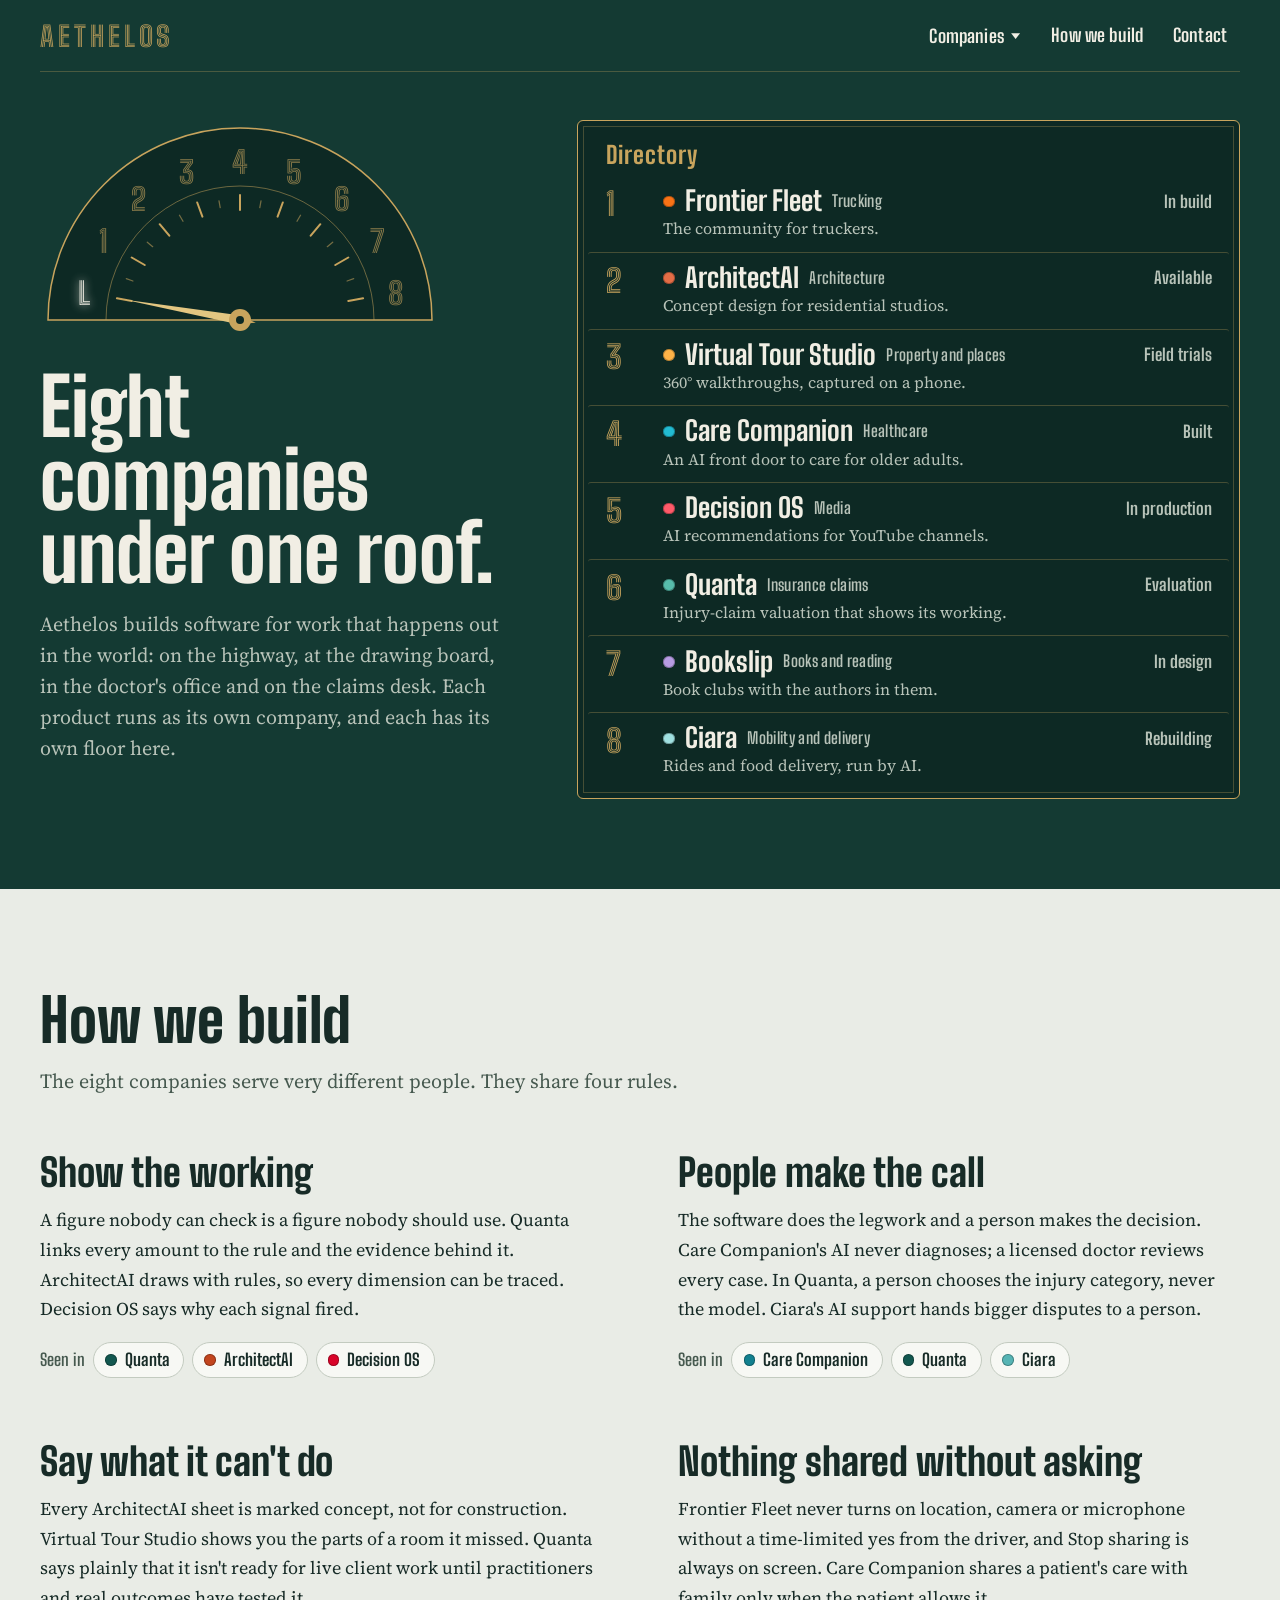
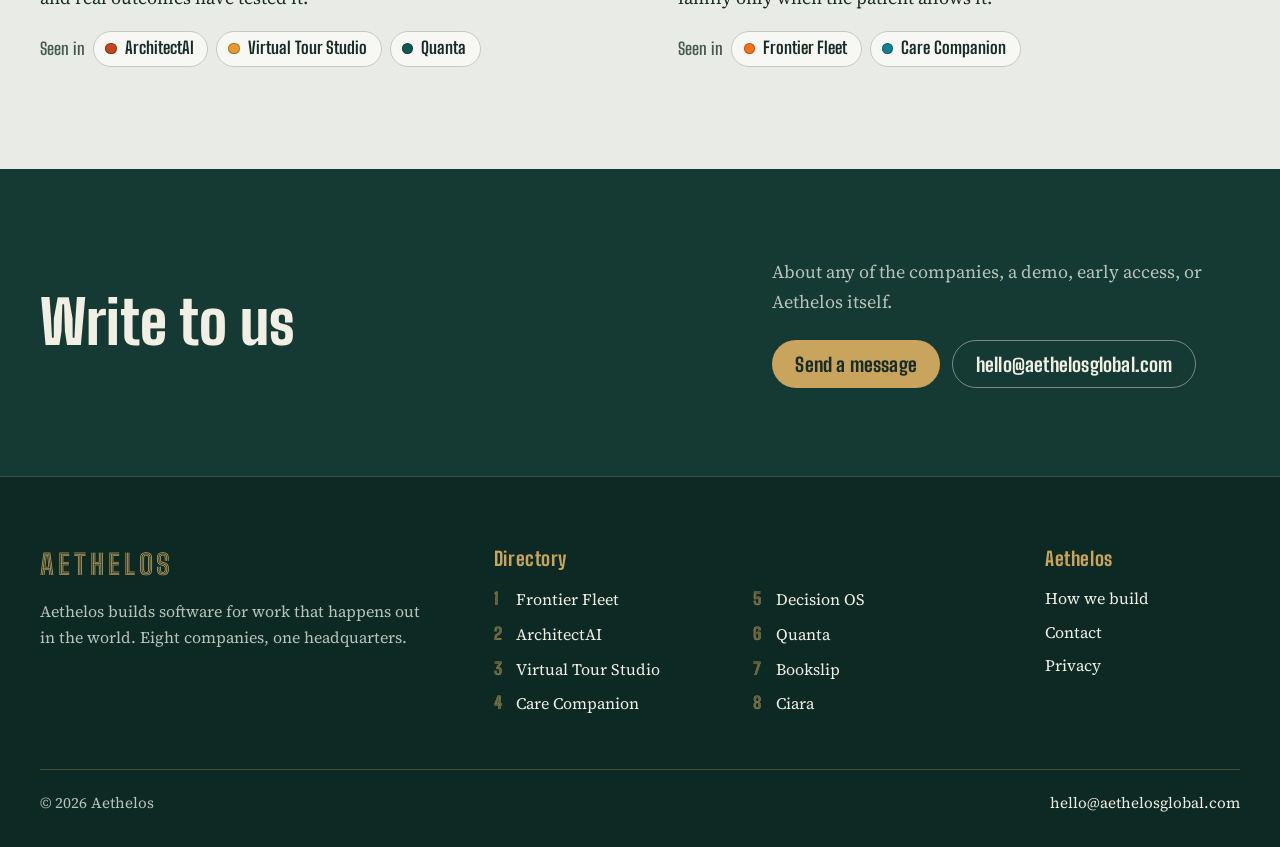
<file: index.html>
<!doctype html>
<html lang="en" class="no-js">
<head>
<meta charset="utf-8">
<meta name="viewport" content="width=device-width, initial-scale=1">
<title>Aethelos | Eight companies under one roof</title>
<meta name="description" content="Aethelos is home to eight companies: Frontier Fleet, ArchitectAI, Virtual Tour Studio, Care Companion, Decision OS, Quanta, Bookslip and Ciara.">
<link rel="canonical" href="https://aethelosglobal.com/">
<meta name="theme-color" content="#143a33">
<link rel="icon" href="assets/img/favicon.svg" type="image/svg+xml">
<link rel="apple-touch-icon" href="assets/img/apple-touch-icon.png">
<link rel="preload" href="assets/fonts/big-shoulders.woff2" as="font" type="font/woff2" crossorigin>
<link rel="preload" href="assets/fonts/source-serif-4.woff2" as="font" type="font/woff2" crossorigin>
<link rel="stylesheet" href="assets/css/site.css">
<meta property="og:type" content="website">
<meta property="og:site_name" content="Aethelos">
<meta property="og:title" content="Aethelos | Eight companies under one roof">
<meta property="og:description" content="Aethelos is home to eight companies: Frontier Fleet, ArchitectAI, Virtual Tour Studio, Care Companion, Decision OS, Quanta, Bookslip and Ciara.">
<meta property="og:url" content="https://aethelosglobal.com/">
<meta property="og:image" content="https://aethelosglobal.com/assets/img/og.png">
<meta property="og:image:width" content="1200">
<meta property="og:image:height" content="630">
<meta property="og:image:alt" content="The Aethelos floor dial above the words Eight companies under one roof.">
<meta name="twitter:card" content="summary_large_image">
<script>document.documentElement.className = "js";</script>
<script src="assets/js/site.js" defer></script>
</head>
<body>
<a class="skip-link" href="#main">Skip to content</a>
<header class="site-header">
  <div class="wrap site-header__bar">
    <a class="wordmark" href="index.html" aria-label="Aethelos home">AETHELOS</a>
    <nav class="site-nav" aria-label="Main">
      <a class="nav-link" href="index.html#directory" data-menu-fallback>Companies</a>
      <button class="nav-toggle" type="button" data-menu-toggle aria-expanded="false" aria-controls="floors-menu" hidden>
        <span class="nav-toggle__long">Companies</span><span class="nav-toggle__short">Menu</span>
        <svg class="nav-toggle__caret" viewBox="0 0 10 10" aria-hidden="true"><path d="M1 3h8L5 8z"/></svg>
      </button>
      <a class="nav-link" href="index.html#how-we-build">How we build</a>
      <a class="nav-link" href="contact.html">Contact</a>
    </nav>
    <div class="floors" id="floors-menu" hidden>
      <ol class="floors__list">
        <li><a href="index.html" aria-current="page"><span class="floor-btn" aria-hidden="true">L</span>Lobby</a></li><li><a href="frontier-fleet.html"><span class="floor-btn" aria-hidden="true">1</span><span><span class="sr-only">Floor 1: </span>Frontier Fleet</span></a></li><li><a href="architectai.html"><span class="floor-btn" aria-hidden="true">2</span><span><span class="sr-only">Floor 2: </span>ArchitectAI</span></a></li><li><a href="virtual-tour-studio.html"><span class="floor-btn" aria-hidden="true">3</span><span><span class="sr-only">Floor 3: </span>Virtual Tour Studio</span></a></li><li><a href="care-companion.html"><span class="floor-btn" aria-hidden="true">4</span><span><span class="sr-only">Floor 4: </span>Care Companion</span></a></li><li><a href="decision-os.html"><span class="floor-btn" aria-hidden="true">5</span><span><span class="sr-only">Floor 5: </span>Decision OS</span></a></li><li><a href="quanta.html"><span class="floor-btn" aria-hidden="true">6</span><span><span class="sr-only">Floor 6: </span>Quanta</span></a></li><li><a href="bookslip.html"><span class="floor-btn" aria-hidden="true">7</span><span><span class="sr-only">Floor 7: </span>Bookslip</span></a></li><li><a href="ciara.html"><span class="floor-btn" aria-hidden="true">8</span><span><span class="sr-only">Floor 8: </span>Ciara</span></a></li>
      </ol>
      <div class="floors__more">
        <a href="index.html#how-we-build">How we build</a>
        <a href="contact.html">Contact</a>
      </div>
    </div>
  </div>
</header>
<main id="main">
  <section class="lobby" aria-labelledby="home-title">
    <div class="wrap lobby-hero">
      <div class="lobby-hero__intro">
        <figure class="dial" data-dial data-floor="0" data-follow-directory><svg viewBox="0 0 400 218" aria-hidden="true" focusable="false"><path class="dial__plate" d="M8 200A192 192 0 0 1 392 200Z"/><path class="dial__ring" d="M66 200A134 134 0 0 1 334 200"/><path class="dial__ticks" d="M91.7 180.9L76.9 178.3M104.7 145.0L91.7 137.5M129.3 115.7L119.7 104.2M162.4 96.6L157.2 82.5M200.0 90.0L200.0 75.0M237.6 96.6L242.8 82.5M270.7 115.7L280.3 104.2M295.3 145.0L308.3 137.5M308.3 180.9L323.1 178.3"/><path class="dial__ticks dial__ticks--minor" d="M92.9 161.0L86.3 158.6M112.7 126.7L107.3 122.2M143.0 101.3L139.5 95.2M180.2 87.7L179.0 80.8M219.8 87.7L221.0 80.8M257.0 101.3L260.5 95.2M287.3 126.7L292.7 122.2M307.1 161.0L313.7 158.6"/><text class="dial__num is-lit" data-n="0" x="44.4" y="172.6" text-anchor="middle" dominant-baseline="central">L</text><text class="dial__num" data-n="1" x="63.2" y="121.0" text-anchor="middle" dominant-baseline="central">1</text><text class="dial__num" data-n="2" x="98.4" y="79.0" text-anchor="middle" dominant-baseline="central">2</text><text class="dial__num" data-n="3" x="146.0" y="51.5" text-anchor="middle" dominant-baseline="central">3</text><text class="dial__num" data-n="4" x="200.0" y="42.0" text-anchor="middle" dominant-baseline="central">4</text><text class="dial__num" data-n="5" x="254.0" y="51.5" text-anchor="middle" dominant-baseline="central">5</text><text class="dial__num" data-n="6" x="301.6" y="79.0" text-anchor="middle" dominant-baseline="central">6</text><text class="dial__num" data-n="7" x="336.8" y="121.0" text-anchor="middle" dominant-baseline="central">7</text><text class="dial__num" data-n="8" x="355.6" y="172.6" text-anchor="middle" dominant-baseline="central">8</text><g class="dial__needle" style="--angle:-80deg"><path class="dial__needle-tail" d="M196 200L200 216L204 200Z"/><path class="dial__needle-blade" d="M195.4 200L200 82L204.6 200Z"/></g><circle class="dial__hub" cx="200" cy="200" r="11"/><circle class="dial__hub-cap" cx="200" cy="200" r="4"/></svg></figure>
        <h1 id="home-title">Eight companies under one roof.</h1>
        <p class="lede">Aethelos builds software for work that happens out in the world: on the highway, at the drawing board, in the doctor's office and on the claims desk. Each product runs as its own company, and each has its own floor here.</p>
      </div>
      <nav class="directory" id="directory" aria-labelledby="directory-title" data-directory>
        <div class="directory__head">
          <h2 class="directory__title" id="directory-title">Directory</h2>
        </div>
        <ol class="directory__list">
          <li><a class="dir-row" href="frontier-fleet.html" data-floor="1" data-accent="#F97316" style="--accent:#F97316;--accent-lit:#F97316">
            <span class="dir-row__floor" aria-hidden="true">1</span>
            <span class="dir-row__name"><span class="lamp" aria-hidden="true"></span><span><span class="sr-only">Floor 1: </span>Frontier Fleet</span><span class="dir-row__sector">Trucking</span></span>
            <span class="dir-row__status">In build</span>
            <span class="dir-row__desc">The community for truckers.</span>
          </a></li>
          <li><a class="dir-row" href="architectai.html" data-floor="2" data-accent="#E36D46" style="--accent:#C2451E;--accent-lit:#E36D46">
            <span class="dir-row__floor" aria-hidden="true">2</span>
            <span class="dir-row__name"><span class="lamp" aria-hidden="true"></span><span><span class="sr-only">Floor 2: </span>ArchitectAI</span><span class="dir-row__sector">Architecture</span></span>
            <span class="dir-row__status">Available</span>
            <span class="dir-row__desc">Concept design for residential studios.</span>
          </a></li>
          <li><a class="dir-row" href="virtual-tour-studio.html" data-floor="3" data-accent="#FFB347" style="--accent:#E89A2C;--accent-lit:#FFB347">
            <span class="dir-row__floor" aria-hidden="true">3</span>
            <span class="dir-row__name"><span class="lamp" aria-hidden="true"></span><span><span class="sr-only">Floor 3: </span>Virtual Tour Studio</span><span class="dir-row__sector">Property and places</span></span>
            <span class="dir-row__status">Field trials</span>
            <span class="dir-row__desc">360° walkthroughs, captured on a phone.</span>
          </a></li>
          <li><a class="dir-row" href="care-companion.html" data-floor="4" data-accent="#22BBD2" style="--accent:#12808F;--accent-lit:#22BBD2">
            <span class="dir-row__floor" aria-hidden="true">4</span>
            <span class="dir-row__name"><span class="lamp" aria-hidden="true"></span><span><span class="sr-only">Floor 4: </span>Care Companion</span><span class="dir-row__sector">Healthcare</span></span>
            <span class="dir-row__status">Built</span>
            <span class="dir-row__desc">An AI front door to care for older adults.</span>
          </a></li>
          <li><a class="dir-row" href="decision-os.html" data-floor="5" data-accent="#FF5A69" style="--accent:#D90429;--accent-lit:#FF5A69">
            <span class="dir-row__floor" aria-hidden="true">5</span>
            <span class="dir-row__name"><span class="lamp" aria-hidden="true"></span><span><span class="sr-only">Floor 5: </span>Decision OS</span><span class="dir-row__sector">Media</span></span>
            <span class="dir-row__status">In production</span>
            <span class="dir-row__desc">AI recommendations for YouTube channels.</span>
          </a></li>
          <li><a class="dir-row" href="quanta.html" data-floor="6" data-accent="#57BCAB" style="--accent:#12574F;--accent-lit:#57BCAB">
            <span class="dir-row__floor" aria-hidden="true">6</span>
            <span class="dir-row__name"><span class="lamp" aria-hidden="true"></span><span><span class="sr-only">Floor 6: </span>Quanta</span><span class="dir-row__sector">Insurance claims</span></span>
            <span class="dir-row__status">Evaluation</span>
            <span class="dir-row__desc">Injury-claim valuation that shows its working.</span>
          </a></li>
          <li><a class="dir-row" href="bookslip.html" data-floor="7" data-accent="#B79CE3" style="--accent:#6A4C93;--accent-lit:#B79CE3">
            <span class="dir-row__floor" aria-hidden="true">7</span>
            <span class="dir-row__name"><span class="lamp" aria-hidden="true"></span><span><span class="sr-only">Floor 7: </span>Bookslip</span><span class="dir-row__sector">Books and reading</span></span>
            <span class="dir-row__status">In design</span>
            <span class="dir-row__desc">Book clubs with the authors in them.</span>
          </a></li>
          <li><a class="dir-row" href="ciara.html" data-floor="8" data-accent="#A0E1E1" style="--accent:#56B4B4;--accent-lit:#A0E1E1">
            <span class="dir-row__floor" aria-hidden="true">8</span>
            <span class="dir-row__name"><span class="lamp" aria-hidden="true"></span><span><span class="sr-only">Floor 8: </span>Ciara</span><span class="dir-row__sector">Mobility and delivery</span></span>
            <span class="dir-row__status">Rebuilding</span>
            <span class="dir-row__desc">Rides and food delivery, run by AI.</span>
          </a></li>
        </ol>
      </nav>
    </div>
  </section>

  <section class="section" id="how-we-build" aria-labelledby="how-title">
    <div class="wrap">
      <div class="section-head">
        <h2 id="how-title">How we build</h2>
        <p>The eight companies serve very different people. They share four rules.</p>
      </div>
      <ul class="rules">
        <li class="rule">
          <h3>Show the working</h3>
          <p>A figure nobody can check is a figure nobody should use. Quanta links every amount to the rule and the evidence behind it. ArchitectAI draws with rules, so every dimension can be traced. Decision OS says why each signal fired.</p>
          <div class="seen-in"><span>Seen in</span><a class="chip" href="quanta.html" style="--accent:#12574F;--accent-lit:#57BCAB"><span class="lamp" aria-hidden="true"></span>Quanta</a><a class="chip" href="architectai.html" style="--accent:#C2451E;--accent-lit:#E36D46"><span class="lamp" aria-hidden="true"></span>ArchitectAI</a><a class="chip" href="decision-os.html" style="--accent:#D90429;--accent-lit:#FF5A69"><span class="lamp" aria-hidden="true"></span>Decision OS</a></div>
        </li>
        <li class="rule">
          <h3>People make the call</h3>
          <p>The software does the legwork and a person makes the decision. Care Companion&#x27;s AI never diagnoses; a licensed doctor reviews every case. In Quanta, a person chooses the injury category, never the model. Ciara&#x27;s AI support hands bigger disputes to a person.</p>
          <div class="seen-in"><span>Seen in</span><a class="chip" href="care-companion.html" style="--accent:#12808F;--accent-lit:#22BBD2"><span class="lamp" aria-hidden="true"></span>Care Companion</a><a class="chip" href="quanta.html" style="--accent:#12574F;--accent-lit:#57BCAB"><span class="lamp" aria-hidden="true"></span>Quanta</a><a class="chip" href="ciara.html" style="--accent:#56B4B4;--accent-lit:#A0E1E1"><span class="lamp" aria-hidden="true"></span>Ciara</a></div>
        </li>
        <li class="rule">
          <h3>Say what it can&#x27;t do</h3>
          <p>Every ArchitectAI sheet is marked concept, not for construction. Virtual Tour Studio shows you the parts of a room it missed. Quanta says plainly that it isn&#x27;t ready for live client work until practitioners and real outcomes have tested it.</p>
          <div class="seen-in"><span>Seen in</span><a class="chip" href="architectai.html" style="--accent:#C2451E;--accent-lit:#E36D46"><span class="lamp" aria-hidden="true"></span>ArchitectAI</a><a class="chip" href="virtual-tour-studio.html" style="--accent:#E89A2C;--accent-lit:#FFB347"><span class="lamp" aria-hidden="true"></span>Virtual Tour Studio</a><a class="chip" href="quanta.html" style="--accent:#12574F;--accent-lit:#57BCAB"><span class="lamp" aria-hidden="true"></span>Quanta</a></div>
        </li>
        <li class="rule">
          <h3>Nothing shared without asking</h3>
          <p>Frontier Fleet never turns on location, camera or microphone without a time-limited yes from the driver, and Stop sharing is always on screen. Care Companion shares a patient&#x27;s care with family only when the patient allows it.</p>
          <div class="seen-in"><span>Seen in</span><a class="chip" href="frontier-fleet.html" style="--accent:#F97316;--accent-lit:#F97316"><span class="lamp" aria-hidden="true"></span>Frontier Fleet</a><a class="chip" href="care-companion.html" style="--accent:#12808F;--accent-lit:#22BBD2"><span class="lamp" aria-hidden="true"></span>Care Companion</a></div>
        </li>
      </ul>
    </div>
  </section>

  <section class="lobby band" aria-labelledby="write-title">
    <div class="wrap band__inner">
      <h2 id="write-title">Write to us</h2>
      <div>
        <p>About any of the companies, a demo, early access, or Aethelos itself.</p>
        <div class="actions">
          <a class="btn btn--brass" href="contact.html">Send a message</a>
          <a class="btn btn--line" href="mailto:hello@aethelosglobal.com">hello@aethelosglobal.com</a>
        </div>
      </div>
    </div>
  </section>
</main>
<script type="application/ld+json">{"@context": "https://schema.org", "@type": "Organization", "name": "Aethelos", "url": "https://aethelosglobal.com/", "email": "hello@aethelosglobal.com", "logo": "https://aethelosglobal.com/assets/img/apple-touch-icon.png", "brand": [{"@type": "Brand", "name": "Frontier Fleet", "url": "https://aethelosglobal.com/frontier-fleet.html"}, {"@type": "Brand", "name": "ArchitectAI", "url": "https://aethelosglobal.com/architectai.html"}, {"@type": "Brand", "name": "Virtual Tour Studio", "url": "https://aethelosglobal.com/virtual-tour-studio.html"}, {"@type": "Brand", "name": "Care Companion", "url": "https://aethelosglobal.com/care-companion.html"}, {"@type": "Brand", "name": "Decision OS", "url": "https://aethelosglobal.com/decision-os.html"}, {"@type": "Brand", "name": "Quanta", "url": "https://aethelosglobal.com/quanta.html"}, {"@type": "Brand", "name": "Bookslip", "url": "https://aethelosglobal.com/bookslip.html"}, {"@type": "Brand", "name": "Ciara", "url": "https://aethelosglobal.com/ciara.html"}]}</script>
<footer class="site-footer">
  <div class="wrap">
    <div class="footer__grid">
      <div class="footer__about">
        <a class="wordmark" href="index.html" aria-label="Aethelos home">AETHELOS</a>
        <p>Aethelos builds software for work that happens out in the world. Eight companies, one headquarters.</p>
      </div>
      <nav aria-labelledby="footer-directory">
        <h2 id="footer-directory">Directory</h2>
        <ol class="footer__dir"><li><a href="frontier-fleet.html"><span class="n" aria-hidden="true">1</span>Frontier Fleet</a></li><li><a href="architectai.html"><span class="n" aria-hidden="true">2</span>ArchitectAI</a></li><li><a href="virtual-tour-studio.html"><span class="n" aria-hidden="true">3</span>Virtual Tour Studio</a></li><li><a href="care-companion.html"><span class="n" aria-hidden="true">4</span>Care Companion</a></li><li><a href="decision-os.html"><span class="n" aria-hidden="true">5</span>Decision OS</a></li><li><a href="quanta.html"><span class="n" aria-hidden="true">6</span>Quanta</a></li><li><a href="bookslip.html"><span class="n" aria-hidden="true">7</span>Bookslip</a></li><li><a href="ciara.html"><span class="n" aria-hidden="true">8</span>Ciara</a></li></ol>
      </nav>
      <nav aria-labelledby="footer-company">
        <h2 id="footer-company">Aethelos</h2>
        <ul class="footer__links">
          <li><a href="index.html#how-we-build">How we build</a></li>
          <li><a href="contact.html">Contact</a></li>
          <li><a href="privacy.html">Privacy</a></li>
        </ul>
      </nav>
    </div>
    <div class="footer__base">
      <span>© 2026 Aethelos</span>
      <a href="mailto:hello@aethelosglobal.com">hello@aethelosglobal.com</a>
    </div>
  </div>
</footer>
</body>
</html>
</file>
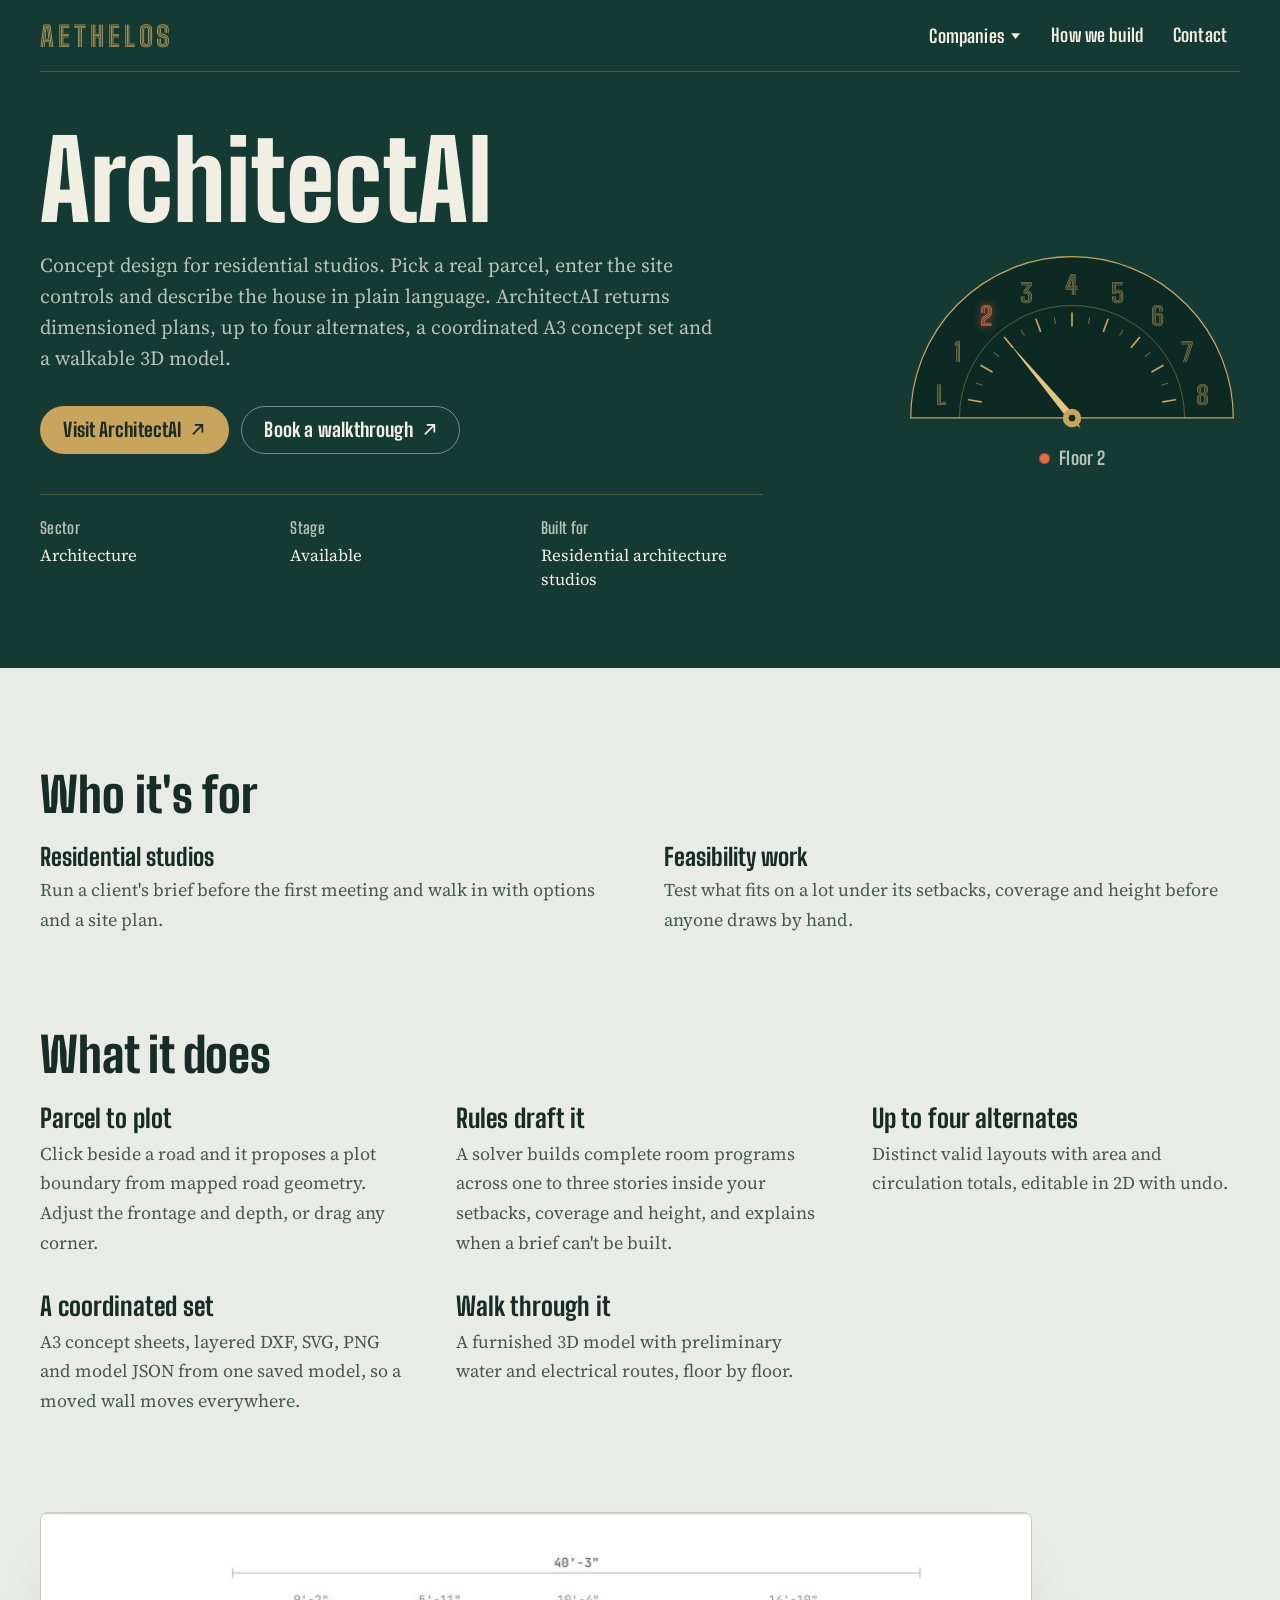
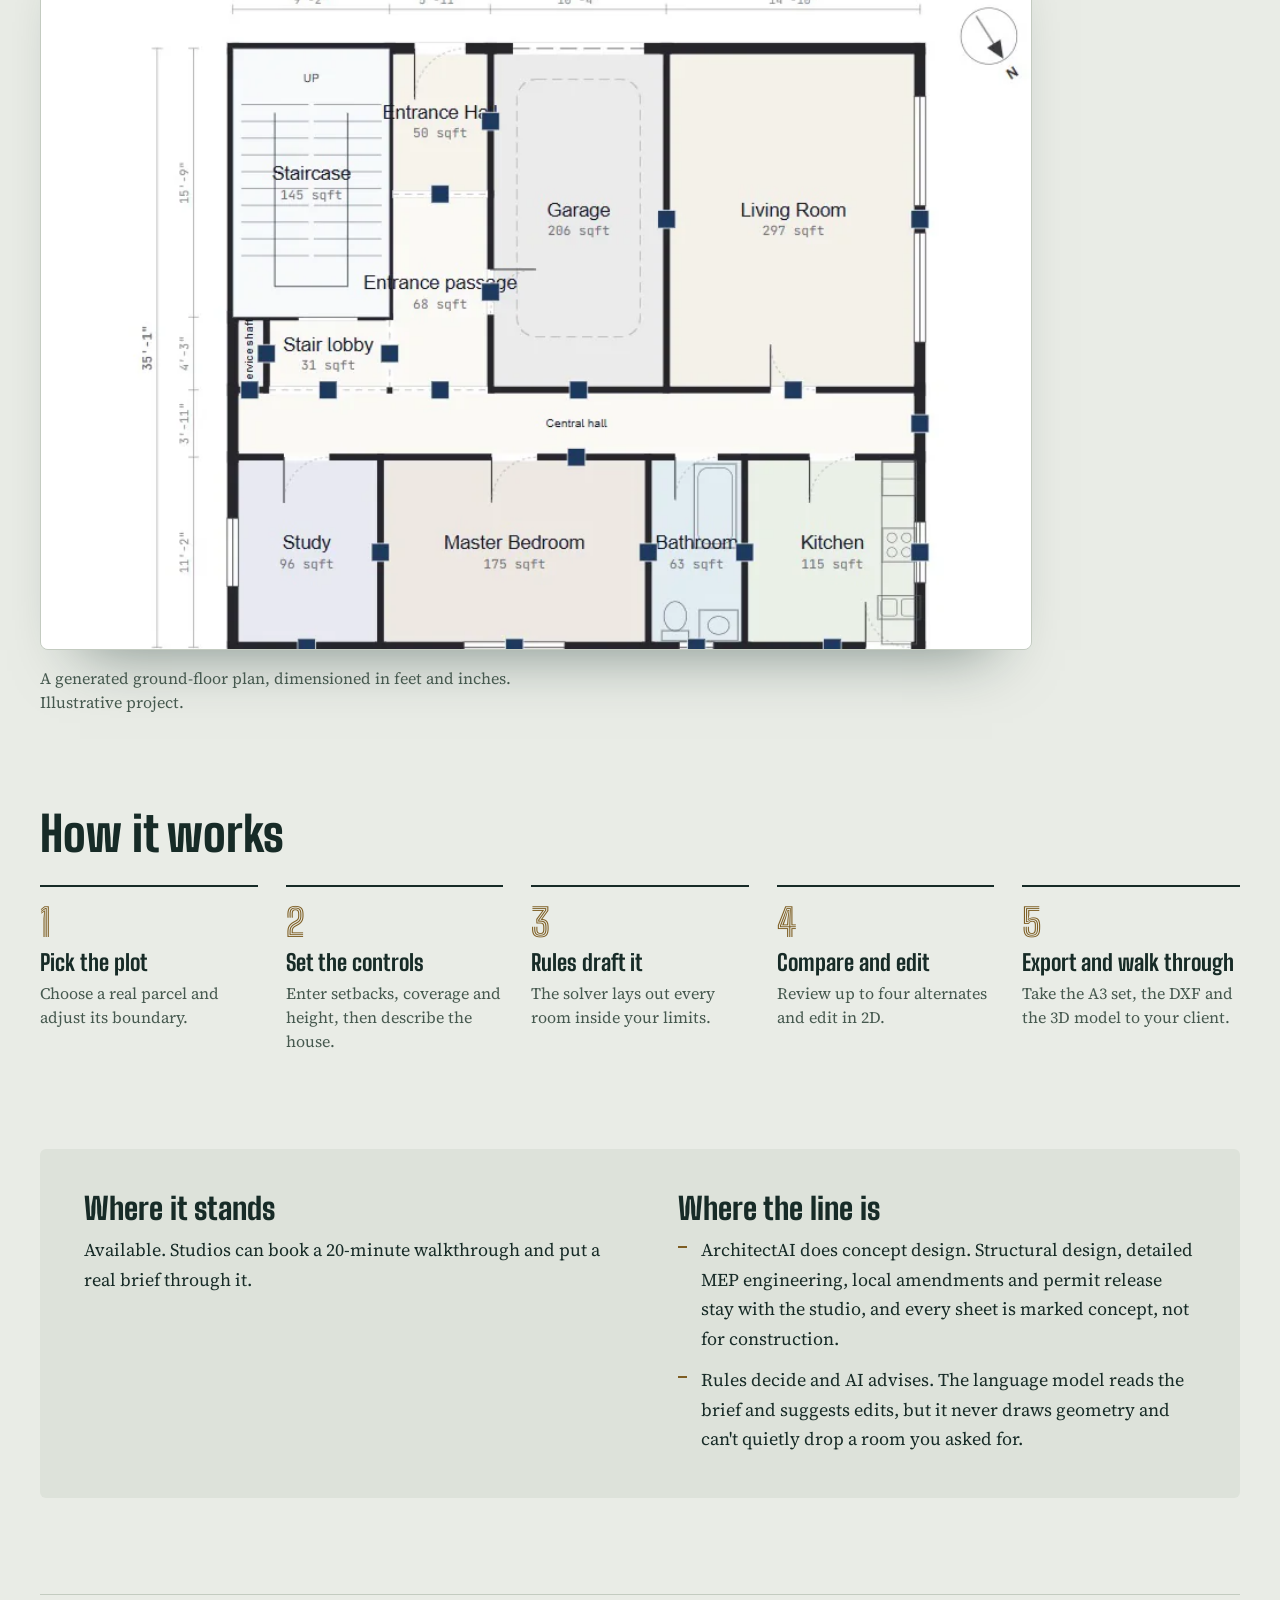
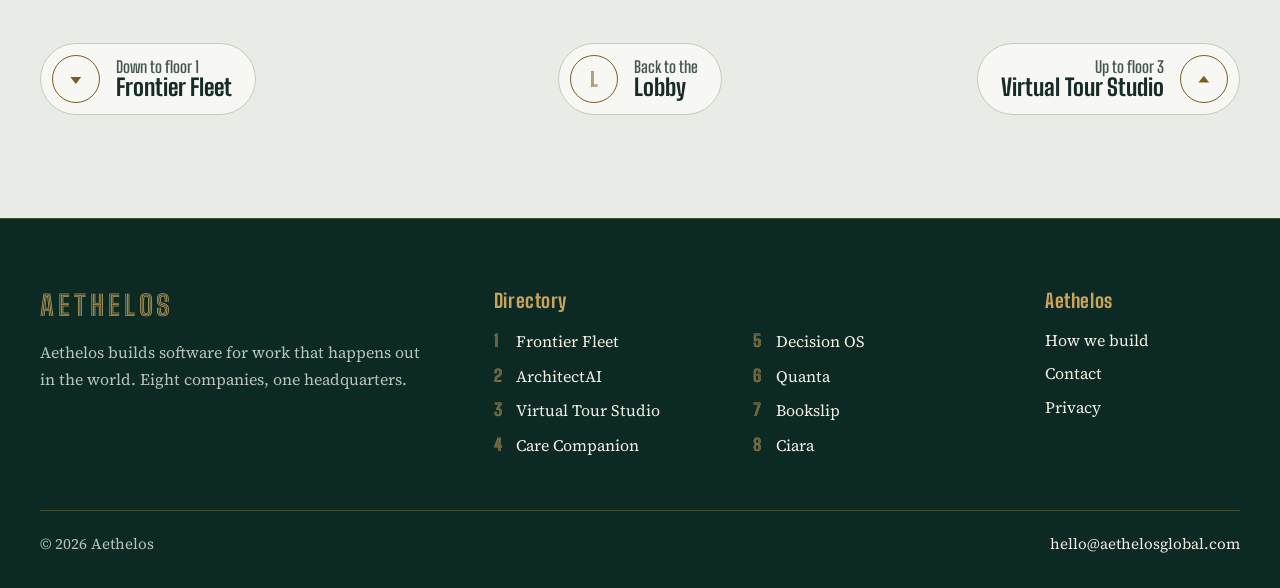
<file: architectai.html>
<!doctype html>
<html lang="en" class="no-js">
<head>
<meta charset="utf-8">
<meta name="viewport" content="width=device-width, initial-scale=1">
<title>ArchitectAI | Floor 2 at Aethelos</title>
<meta name="description" content="ArchitectAI turns a real parcel and a plain-language brief into dimensioned plans, alternates, a coordinated concept set and a 3D model. On floor 2 at Aethelos.">
<link rel="canonical" href="https://aethelosglobal.com/architectai.html">
<meta name="theme-color" content="#143a33">
<link rel="icon" href="assets/img/favicon.svg" type="image/svg+xml">
<link rel="apple-touch-icon" href="assets/img/apple-touch-icon.png">
<link rel="preload" href="assets/fonts/big-shoulders.woff2" as="font" type="font/woff2" crossorigin>
<link rel="preload" href="assets/fonts/source-serif-4.woff2" as="font" type="font/woff2" crossorigin>
<link rel="stylesheet" href="assets/css/site.css">
<meta property="og:type" content="website">
<meta property="og:site_name" content="Aethelos">
<meta property="og:title" content="ArchitectAI | Floor 2 at Aethelos">
<meta property="og:description" content="ArchitectAI turns a real parcel and a plain-language brief into dimensioned plans, alternates, a coordinated concept set and a 3D model. On floor 2 at Aethelos.">
<meta property="og:url" content="https://aethelosglobal.com/architectai.html">
<meta property="og:image" content="https://aethelosglobal.com/assets/img/og.png">
<meta property="og:image:width" content="1200">
<meta property="og:image:height" content="630">
<meta property="og:image:alt" content="The Aethelos floor dial above the words Eight companies under one roof.">
<meta name="twitter:card" content="summary_large_image">
<script>document.documentElement.className = "js";</script>
<script src="assets/js/site.js" defer></script>
</head>
<body>
<a class="skip-link" href="#main">Skip to content</a>
<header class="site-header">
  <div class="wrap site-header__bar">
    <a class="wordmark" href="index.html" aria-label="Aethelos home">AETHELOS</a>
    <nav class="site-nav" aria-label="Main">
      <a class="nav-link" href="index.html#directory" data-menu-fallback>Companies</a>
      <button class="nav-toggle" type="button" data-menu-toggle aria-expanded="false" aria-controls="floors-menu" hidden>
        <span class="nav-toggle__long">Companies</span><span class="nav-toggle__short">Menu</span>
        <svg class="nav-toggle__caret" viewBox="0 0 10 10" aria-hidden="true"><path d="M1 3h8L5 8z"/></svg>
      </button>
      <a class="nav-link" href="index.html#how-we-build">How we build</a>
      <a class="nav-link" href="contact.html">Contact</a>
    </nav>
    <div class="floors" id="floors-menu" hidden>
      <ol class="floors__list">
        <li><a href="index.html"><span class="floor-btn" aria-hidden="true">L</span>Lobby</a></li><li><a href="frontier-fleet.html"><span class="floor-btn" aria-hidden="true">1</span><span><span class="sr-only">Floor 1: </span>Frontier Fleet</span></a></li><li><a href="architectai.html" aria-current="page"><span class="floor-btn" aria-hidden="true">2</span><span><span class="sr-only">Floor 2: </span>ArchitectAI</span></a></li><li><a href="virtual-tour-studio.html"><span class="floor-btn" aria-hidden="true">3</span><span><span class="sr-only">Floor 3: </span>Virtual Tour Studio</span></a></li><li><a href="care-companion.html"><span class="floor-btn" aria-hidden="true">4</span><span><span class="sr-only">Floor 4: </span>Care Companion</span></a></li><li><a href="decision-os.html"><span class="floor-btn" aria-hidden="true">5</span><span><span class="sr-only">Floor 5: </span>Decision OS</span></a></li><li><a href="quanta.html"><span class="floor-btn" aria-hidden="true">6</span><span><span class="sr-only">Floor 6: </span>Quanta</span></a></li><li><a href="bookslip.html"><span class="floor-btn" aria-hidden="true">7</span><span><span class="sr-only">Floor 7: </span>Bookslip</span></a></li><li><a href="ciara.html"><span class="floor-btn" aria-hidden="true">8</span><span><span class="sr-only">Floor 8: </span>Ciara</span></a></li>
      </ol>
      <div class="floors__more">
        <a href="index.html#how-we-build">How we build</a>
        <a href="contact.html">Contact</a>
      </div>
    </div>
  </div>
</header>
<main id="main">
  <section class="lobby" aria-labelledby="page-title">
    <div class="wrap floor-hero">
      <div>
        <h1 id="page-title">ArchitectAI</h1>
        <p class="lede">Concept design for residential studios. Pick a real parcel, enter the site controls and describe the house in plain language. ArchitectAI returns dimensioned plans, up to four alternates, a coordinated A3 concept set and a walkable 3D model.</p>
        <div class="actions"><a class="btn btn--brass" href="https://architectai-site.vercel.app" rel="noopener" target="_blank">Visit ArchitectAI<span class="sr-only"> (opens in a new tab)</span><svg viewBox="0 0 16 16" aria-hidden="true"><path d="M5 3h8v8M13 3 3 13"/></svg></a><a class="btn btn--line" href="https://architectai-site.vercel.app/contact?topic=walkthrough" rel="noopener" target="_blank">Book a walkthrough<span class="sr-only"> (opens in a new tab)</span><svg viewBox="0 0 16 16" aria-hidden="true"><path d="M5 3h8v8M13 3 3 13"/></svg></a></div>
        <dl class="facts">
          <div><dt>Sector</dt><dd>Architecture</dd></div>
          <div><dt>Stage</dt><dd>Available</dd></div>
          <div><dt>Built for</dt><dd>Residential architecture studios</dd></div>
        </dl>
      </div>
      <figure class="dial floor-hero__dial" data-dial data-floor="2" style="--lit:#E36D46">
        <svg viewBox="0 0 400 218" aria-hidden="true" focusable="false"><path class="dial__plate" d="M8 200A192 192 0 0 1 392 200Z"/><path class="dial__ring" d="M66 200A134 134 0 0 1 334 200"/><path class="dial__ticks" d="M91.7 180.9L76.9 178.3M104.7 145.0L91.7 137.5M129.3 115.7L119.7 104.2M162.4 96.6L157.2 82.5M200.0 90.0L200.0 75.0M237.6 96.6L242.8 82.5M270.7 115.7L280.3 104.2M295.3 145.0L308.3 137.5M308.3 180.9L323.1 178.3"/><path class="dial__ticks dial__ticks--minor" d="M92.9 161.0L86.3 158.6M112.7 126.7L107.3 122.2M143.0 101.3L139.5 95.2M180.2 87.7L179.0 80.8M219.8 87.7L221.0 80.8M257.0 101.3L260.5 95.2M287.3 126.7L292.7 122.2M307.1 161.0L313.7 158.6"/><text class="dial__num" data-n="0" x="44.4" y="172.6" text-anchor="middle" dominant-baseline="central">L</text><text class="dial__num" data-n="1" x="63.2" y="121.0" text-anchor="middle" dominant-baseline="central">1</text><text class="dial__num is-lit" data-n="2" x="98.4" y="79.0" text-anchor="middle" dominant-baseline="central">2</text><text class="dial__num" data-n="3" x="146.0" y="51.5" text-anchor="middle" dominant-baseline="central">3</text><text class="dial__num" data-n="4" x="200.0" y="42.0" text-anchor="middle" dominant-baseline="central">4</text><text class="dial__num" data-n="5" x="254.0" y="51.5" text-anchor="middle" dominant-baseline="central">5</text><text class="dial__num" data-n="6" x="301.6" y="79.0" text-anchor="middle" dominant-baseline="central">6</text><text class="dial__num" data-n="7" x="336.8" y="121.0" text-anchor="middle" dominant-baseline="central">7</text><text class="dial__num" data-n="8" x="355.6" y="172.6" text-anchor="middle" dominant-baseline="central">8</text><g class="dial__needle" style="--angle:-40deg"><path class="dial__needle-tail" d="M196 200L200 216L204 200Z"/><path class="dial__needle-blade" d="M195.4 200L200 82L204.6 200Z"/></g><circle class="dial__hub" cx="200" cy="200" r="11"/><circle class="dial__hub-cap" cx="200" cy="200" r="4"/></svg>
        <figcaption class="dial__caption"><span class="lamp" style="--accent:#C2451E;--accent-lit:#E36D46" aria-hidden="true"></span>Floor 2</figcaption>
      </figure>
    </div>
  </section>

  <div class="section">
    <div class="wrap">
      <section class="block" aria-labelledby="who">
        <h2 class="block__title" id="who">Who it's for</h2>
        <ul class="audience"><li><h3>Residential studios</h3><p>Run a client&#x27;s brief before the first meeting and walk in with options and a site plan.</p></li><li><h3>Feasibility work</h3><p>Test what fits on a lot under its setbacks, coverage and height before anyone draws by hand.</p></li></ul>
      </section>

      <section class="block" aria-labelledby="what">
        <div>
          <h2 class="block__title" id="what">What it does</h2>
          <ul class="features"><li class="feature"><h3>Parcel to plot</h3><p>Click beside a road and it proposes a plot boundary from mapped road geometry. Adjust the frontage and depth, or drag any corner.</p></li><li class="feature"><h3>Rules draft it</h3><p>A solver builds complete room programs across one to three stories inside your setbacks, coverage and height, and explains when a brief can&#x27;t be built.</p></li><li class="feature"><h3>Up to four alternates</h3><p>Distinct valid layouts with area and circulation totals, editable in 2D with undo.</p></li><li class="feature"><h3>A coordinated set</h3><p>A3 concept sheets, layered DXF, SVG, PNG and model JSON from one saved model, so a moved wall moves everywhere.</p></li><li class="feature"><h3>Walk through it</h3><p>A furnished 3D model with preliminary water and electrical routes, floor by floor.</p></li></ul>
        </div>
      </section>

      <div class="block">
        <figure class="screen screen--wide">
          <img src="assets/img/architectai-plan.webp" width="860" height="640" alt="Ground-floor plan generated by ArchitectAI: stair, entrance hall, garage, living room, central hall, study, main bedroom, bathroom and kitchen, each labelled with its area and dimensioned in feet and inches." loading="lazy" decoding="async">
          <figcaption>A generated ground-floor plan, dimensioned in feet and inches. Illustrative project.</figcaption>
        </figure>
      </div>
      <section class="block" aria-labelledby="how">
        <h2 class="block__title" id="how">How it works</h2>
        <ol class="steps"><li><h3>Pick the plot</h3><p>Choose a real parcel and adjust its boundary.</p></li><li><h3>Set the controls</h3><p>Enter setbacks, coverage and height, then describe the house.</p></li><li><h3>Rules draft it</h3><p>The solver lays out every room inside your limits.</p></li><li><h3>Compare and edit</h3><p>Review up to four alternates and edit in 2D.</p></li><li><h3>Export and walk through</h3><p>Take the A3 set, the DXF and the 3D model to your client.</p></li></ol>
      </section>
      <section class="block standing" aria-label="Where it stands">
        <div>
          <h2>Where it stands</h2>
          <p>Available. Studios can book a 20-minute walkthrough and put a real brief through it.</p>
        </div>
        <div>
          <h2>Where the line is</h2>
          <ul class="limits"><li>ArchitectAI does concept design. Structural design, detailed MEP engineering, local amendments and permit release stay with the studio, and every sheet is marked concept, not for construction.</li><li>Rules decide and AI advises. The language model reads the brief and suggests edits, but it never draws geometry and can&#x27;t quietly drop a room you asked for.</li></ul>
        </div>
      </section>

      <nav class="lift" aria-label="Other floors">
        <a class="lift__down" href="frontier-fleet.html"><span class="lift__call"><svg viewBox="0 0 10 10" aria-hidden="true"><path d="M1 3h8L5 8z"/></svg></span><span class="lift__text"><small>Down to floor 1</small><span>Frontier Fleet</span></span></a><a class="lift__lobby" href="index.html"><span class="lift__call lift__call--lobby" aria-hidden="true">L</span><span class="lift__text"><small>Back to the</small><span>Lobby</span></span></a><a class="lift__up" href="virtual-tour-studio.html"><span class="lift__call"><svg viewBox="0 0 10 10" aria-hidden="true"><path d="M1 7h8L5 2z"/></svg></span><span class="lift__text"><small>Up to floor 3</small><span>Virtual Tour Studio</span></span></a>
      </nav>
    </div>
  </div>
</main>
<footer class="site-footer">
  <div class="wrap">
    <div class="footer__grid">
      <div class="footer__about">
        <a class="wordmark" href="index.html" aria-label="Aethelos home">AETHELOS</a>
        <p>Aethelos builds software for work that happens out in the world. Eight companies, one headquarters.</p>
      </div>
      <nav aria-labelledby="footer-directory">
        <h2 id="footer-directory">Directory</h2>
        <ol class="footer__dir"><li><a href="frontier-fleet.html"><span class="n" aria-hidden="true">1</span>Frontier Fleet</a></li><li><a href="architectai.html"><span class="n" aria-hidden="true">2</span>ArchitectAI</a></li><li><a href="virtual-tour-studio.html"><span class="n" aria-hidden="true">3</span>Virtual Tour Studio</a></li><li><a href="care-companion.html"><span class="n" aria-hidden="true">4</span>Care Companion</a></li><li><a href="decision-os.html"><span class="n" aria-hidden="true">5</span>Decision OS</a></li><li><a href="quanta.html"><span class="n" aria-hidden="true">6</span>Quanta</a></li><li><a href="bookslip.html"><span class="n" aria-hidden="true">7</span>Bookslip</a></li><li><a href="ciara.html"><span class="n" aria-hidden="true">8</span>Ciara</a></li></ol>
      </nav>
      <nav aria-labelledby="footer-company">
        <h2 id="footer-company">Aethelos</h2>
        <ul class="footer__links">
          <li><a href="index.html#how-we-build">How we build</a></li>
          <li><a href="contact.html">Contact</a></li>
          <li><a href="privacy.html">Privacy</a></li>
        </ul>
      </nav>
    </div>
    <div class="footer__base">
      <span>© 2026 Aethelos</span>
      <a href="mailto:hello@aethelosglobal.com">hello@aethelosglobal.com</a>
    </div>
  </div>
</footer>
</body>
</html>
</file>
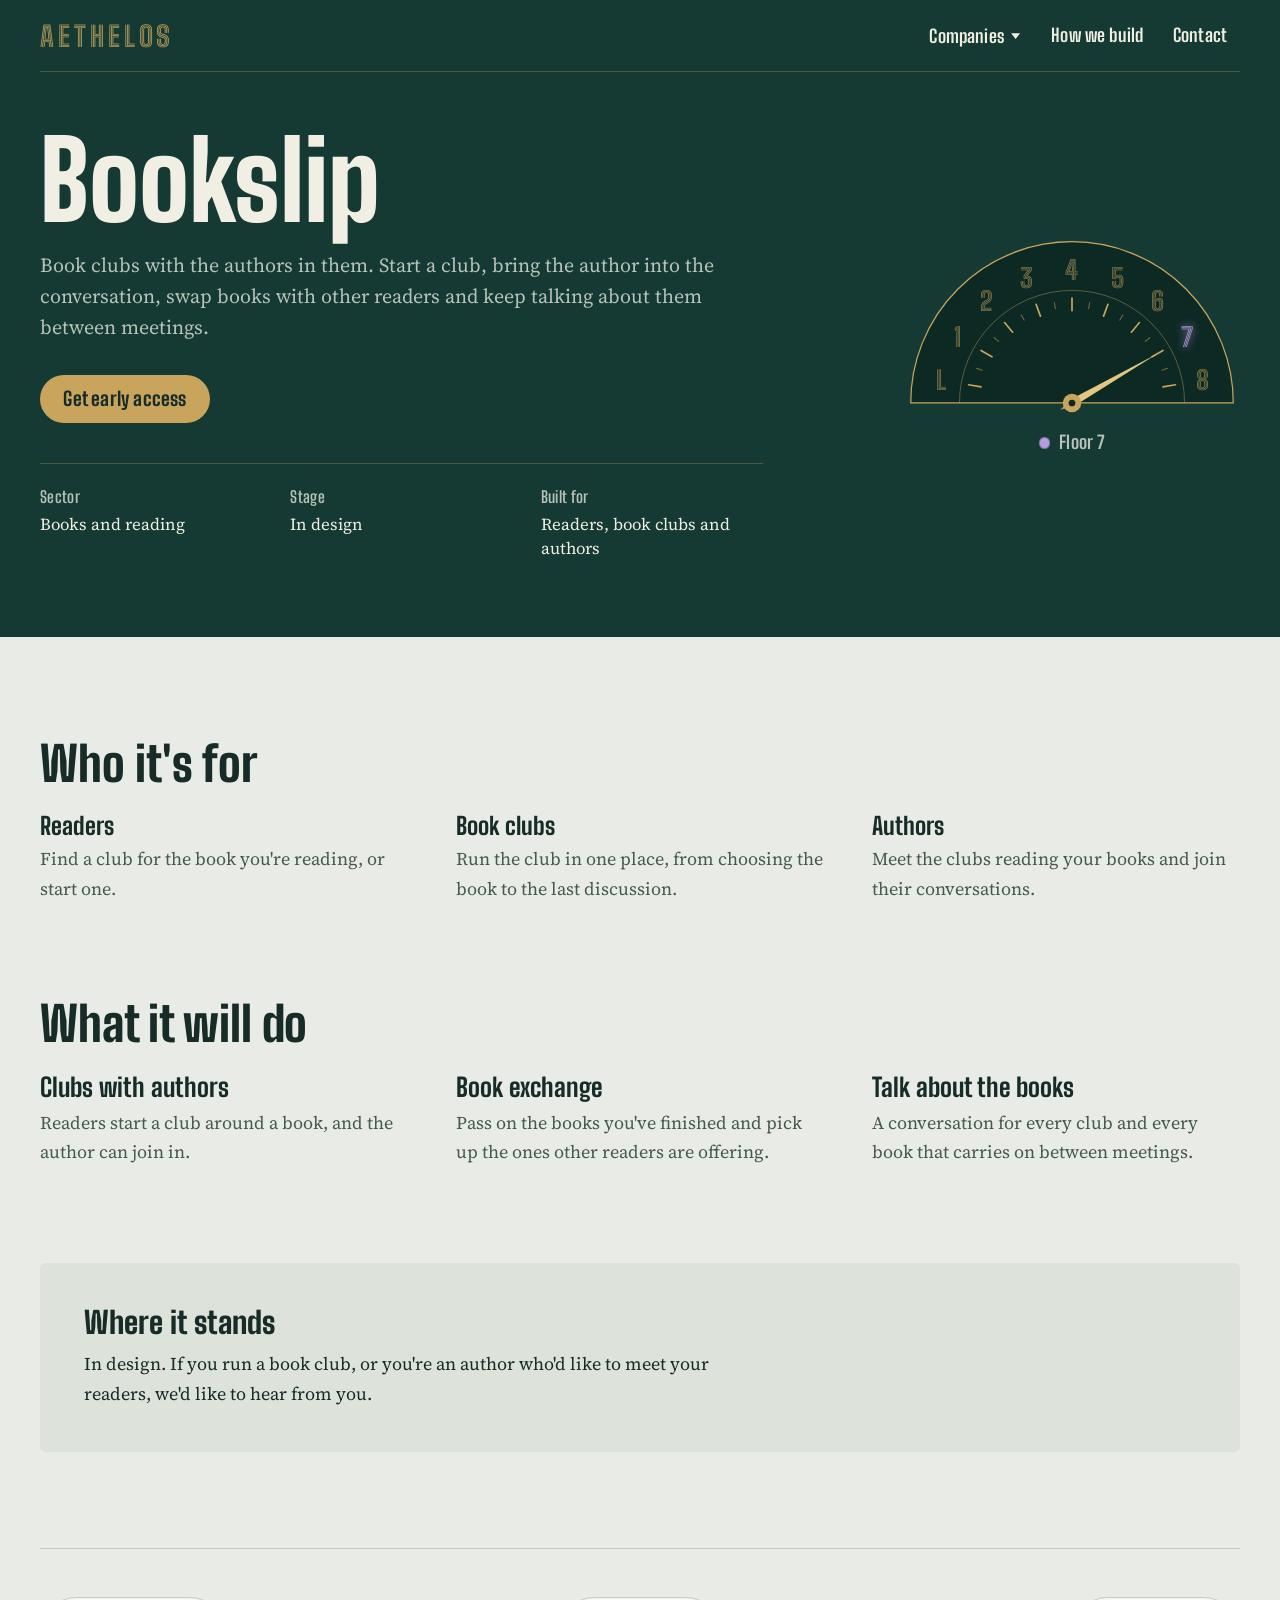
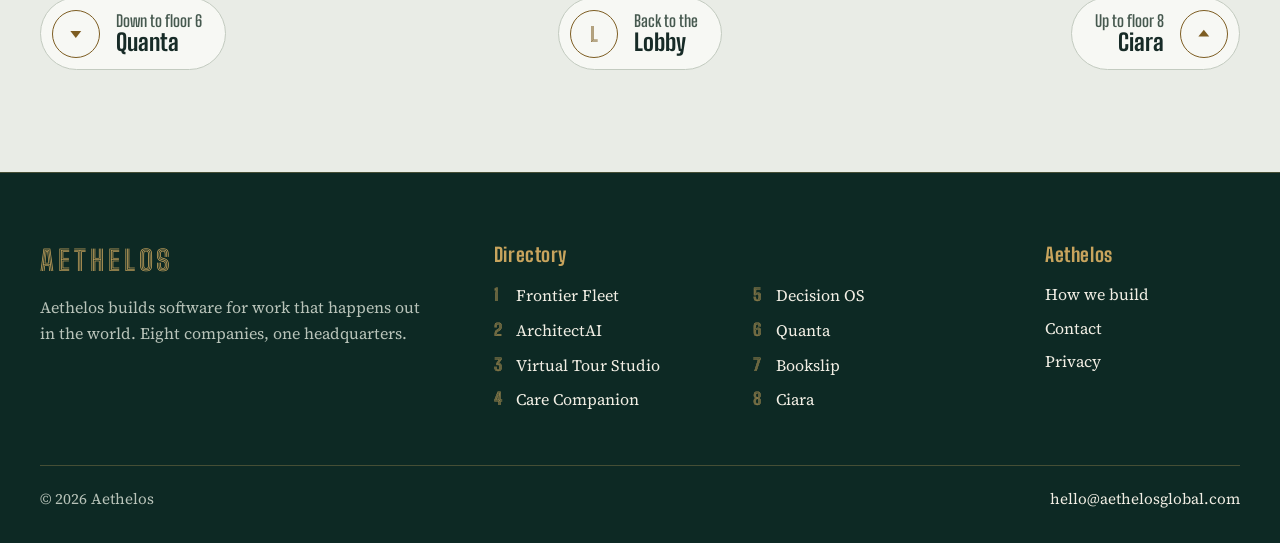
<file: bookslip.html>
<!doctype html>
<html lang="en" class="no-js">
<head>
<meta charset="utf-8">
<meta name="viewport" content="width=device-width, initial-scale=1">
<title>Bookslip | Floor 7 at Aethelos</title>
<meta name="description" content="Bookslip is for book clubs that include the author: start a club, swap books with other readers and keep the conversation going. On floor 7 at Aethelos.">
<link rel="canonical" href="https://aethelosglobal.com/bookslip.html">
<meta name="theme-color" content="#143a33">
<link rel="icon" href="assets/img/favicon.svg" type="image/svg+xml">
<link rel="apple-touch-icon" href="assets/img/apple-touch-icon.png">
<link rel="preload" href="assets/fonts/big-shoulders.woff2" as="font" type="font/woff2" crossorigin>
<link rel="preload" href="assets/fonts/source-serif-4.woff2" as="font" type="font/woff2" crossorigin>
<link rel="stylesheet" href="assets/css/site.css">
<meta property="og:type" content="website">
<meta property="og:site_name" content="Aethelos">
<meta property="og:title" content="Bookslip | Floor 7 at Aethelos">
<meta property="og:description" content="Bookslip is for book clubs that include the author: start a club, swap books with other readers and keep the conversation going. On floor 7 at Aethelos.">
<meta property="og:url" content="https://aethelosglobal.com/bookslip.html">
<meta property="og:image" content="https://aethelosglobal.com/assets/img/og.png">
<meta property="og:image:width" content="1200">
<meta property="og:image:height" content="630">
<meta property="og:image:alt" content="The Aethelos floor dial above the words Eight companies under one roof.">
<meta name="twitter:card" content="summary_large_image">
<script>document.documentElement.className = "js";</script>
<script src="assets/js/site.js" defer></script>
</head>
<body>
<a class="skip-link" href="#main">Skip to content</a>
<header class="site-header">
  <div class="wrap site-header__bar">
    <a class="wordmark" href="index.html" aria-label="Aethelos home">AETHELOS</a>
    <nav class="site-nav" aria-label="Main">
      <a class="nav-link" href="index.html#directory" data-menu-fallback>Companies</a>
      <button class="nav-toggle" type="button" data-menu-toggle aria-expanded="false" aria-controls="floors-menu" hidden>
        <span class="nav-toggle__long">Companies</span><span class="nav-toggle__short">Menu</span>
        <svg class="nav-toggle__caret" viewBox="0 0 10 10" aria-hidden="true"><path d="M1 3h8L5 8z"/></svg>
      </button>
      <a class="nav-link" href="index.html#how-we-build">How we build</a>
      <a class="nav-link" href="contact.html">Contact</a>
    </nav>
    <div class="floors" id="floors-menu" hidden>
      <ol class="floors__list">
        <li><a href="index.html"><span class="floor-btn" aria-hidden="true">L</span>Lobby</a></li><li><a href="frontier-fleet.html"><span class="floor-btn" aria-hidden="true">1</span><span><span class="sr-only">Floor 1: </span>Frontier Fleet</span></a></li><li><a href="architectai.html"><span class="floor-btn" aria-hidden="true">2</span><span><span class="sr-only">Floor 2: </span>ArchitectAI</span></a></li><li><a href="virtual-tour-studio.html"><span class="floor-btn" aria-hidden="true">3</span><span><span class="sr-only">Floor 3: </span>Virtual Tour Studio</span></a></li><li><a href="care-companion.html"><span class="floor-btn" aria-hidden="true">4</span><span><span class="sr-only">Floor 4: </span>Care Companion</span></a></li><li><a href="decision-os.html"><span class="floor-btn" aria-hidden="true">5</span><span><span class="sr-only">Floor 5: </span>Decision OS</span></a></li><li><a href="quanta.html"><span class="floor-btn" aria-hidden="true">6</span><span><span class="sr-only">Floor 6: </span>Quanta</span></a></li><li><a href="bookslip.html" aria-current="page"><span class="floor-btn" aria-hidden="true">7</span><span><span class="sr-only">Floor 7: </span>Bookslip</span></a></li><li><a href="ciara.html"><span class="floor-btn" aria-hidden="true">8</span><span><span class="sr-only">Floor 8: </span>Ciara</span></a></li>
      </ol>
      <div class="floors__more">
        <a href="index.html#how-we-build">How we build</a>
        <a href="contact.html">Contact</a>
      </div>
    </div>
  </div>
</header>
<main id="main">
  <section class="lobby" aria-labelledby="page-title">
    <div class="wrap floor-hero">
      <div>
        <h1 id="page-title">Bookslip</h1>
        <p class="lede">Book clubs with the authors in them. Start a club, bring the author into the conversation, swap books with other readers and keep talking about them between meetings.</p>
        <div class="actions"><a class="btn btn--brass" href="contact.html?company=bookslip&amp;topic=early-access">Get early access</a></div>
        <dl class="facts">
          <div><dt>Sector</dt><dd>Books and reading</dd></div>
          <div><dt>Stage</dt><dd>In design</dd></div>
          <div><dt>Built for</dt><dd>Readers, book clubs and authors</dd></div>
        </dl>
      </div>
      <figure class="dial floor-hero__dial" data-dial data-floor="7" style="--lit:#B79CE3">
        <svg viewBox="0 0 400 218" aria-hidden="true" focusable="false"><path class="dial__plate" d="M8 200A192 192 0 0 1 392 200Z"/><path class="dial__ring" d="M66 200A134 134 0 0 1 334 200"/><path class="dial__ticks" d="M91.7 180.9L76.9 178.3M104.7 145.0L91.7 137.5M129.3 115.7L119.7 104.2M162.4 96.6L157.2 82.5M200.0 90.0L200.0 75.0M237.6 96.6L242.8 82.5M270.7 115.7L280.3 104.2M295.3 145.0L308.3 137.5M308.3 180.9L323.1 178.3"/><path class="dial__ticks dial__ticks--minor" d="M92.9 161.0L86.3 158.6M112.7 126.7L107.3 122.2M143.0 101.3L139.5 95.2M180.2 87.7L179.0 80.8M219.8 87.7L221.0 80.8M257.0 101.3L260.5 95.2M287.3 126.7L292.7 122.2M307.1 161.0L313.7 158.6"/><text class="dial__num" data-n="0" x="44.4" y="172.6" text-anchor="middle" dominant-baseline="central">L</text><text class="dial__num" data-n="1" x="63.2" y="121.0" text-anchor="middle" dominant-baseline="central">1</text><text class="dial__num" data-n="2" x="98.4" y="79.0" text-anchor="middle" dominant-baseline="central">2</text><text class="dial__num" data-n="3" x="146.0" y="51.5" text-anchor="middle" dominant-baseline="central">3</text><text class="dial__num" data-n="4" x="200.0" y="42.0" text-anchor="middle" dominant-baseline="central">4</text><text class="dial__num" data-n="5" x="254.0" y="51.5" text-anchor="middle" dominant-baseline="central">5</text><text class="dial__num" data-n="6" x="301.6" y="79.0" text-anchor="middle" dominant-baseline="central">6</text><text class="dial__num is-lit" data-n="7" x="336.8" y="121.0" text-anchor="middle" dominant-baseline="central">7</text><text class="dial__num" data-n="8" x="355.6" y="172.6" text-anchor="middle" dominant-baseline="central">8</text><g class="dial__needle" style="--angle:60deg"><path class="dial__needle-tail" d="M196 200L200 216L204 200Z"/><path class="dial__needle-blade" d="M195.4 200L200 82L204.6 200Z"/></g><circle class="dial__hub" cx="200" cy="200" r="11"/><circle class="dial__hub-cap" cx="200" cy="200" r="4"/></svg>
        <figcaption class="dial__caption"><span class="lamp" style="--accent:#6A4C93;--accent-lit:#B79CE3" aria-hidden="true"></span>Floor 7</figcaption>
      </figure>
    </div>
  </section>

  <div class="section">
    <div class="wrap">
      <section class="block" aria-labelledby="who">
        <h2 class="block__title" id="who">Who it's for</h2>
        <ul class="audience"><li><h3>Readers</h3><p>Find a club for the book you&#x27;re reading, or start one.</p></li><li><h3>Book clubs</h3><p>Run the club in one place, from choosing the book to the last discussion.</p></li><li><h3>Authors</h3><p>Meet the clubs reading your books and join their conversations.</p></li></ul>
      </section>

      <section class="block" aria-labelledby="what">
        <div>
          <h2 class="block__title" id="what">What it will do</h2>
          <ul class="features"><li class="feature"><h3>Clubs with authors</h3><p>Readers start a club around a book, and the author can join in.</p></li><li class="feature"><h3>Book exchange</h3><p>Pass on the books you&#x27;ve finished and pick up the ones other readers are offering.</p></li><li class="feature"><h3>Talk about the books</h3><p>A conversation for every club and every book that carries on between meetings.</p></li></ul>
        </div>
      </section>

      <section class="block standing standing--single" aria-label="Where it stands">
        <div>
          <h2>Where it stands</h2>
          <p>In design. If you run a book club, or you&#x27;re an author who&#x27;d like to meet your readers, we&#x27;d like to hear from you.</p>
        </div>
      </section>

      <nav class="lift" aria-label="Other floors">
        <a class="lift__down" href="quanta.html"><span class="lift__call"><svg viewBox="0 0 10 10" aria-hidden="true"><path d="M1 3h8L5 8z"/></svg></span><span class="lift__text"><small>Down to floor 6</small><span>Quanta</span></span></a><a class="lift__lobby" href="index.html"><span class="lift__call lift__call--lobby" aria-hidden="true">L</span><span class="lift__text"><small>Back to the</small><span>Lobby</span></span></a><a class="lift__up" href="ciara.html"><span class="lift__call"><svg viewBox="0 0 10 10" aria-hidden="true"><path d="M1 7h8L5 2z"/></svg></span><span class="lift__text"><small>Up to floor 8</small><span>Ciara</span></span></a>
      </nav>
    </div>
  </div>
</main>
<footer class="site-footer">
  <div class="wrap">
    <div class="footer__grid">
      <div class="footer__about">
        <a class="wordmark" href="index.html" aria-label="Aethelos home">AETHELOS</a>
        <p>Aethelos builds software for work that happens out in the world. Eight companies, one headquarters.</p>
      </div>
      <nav aria-labelledby="footer-directory">
        <h2 id="footer-directory">Directory</h2>
        <ol class="footer__dir"><li><a href="frontier-fleet.html"><span class="n" aria-hidden="true">1</span>Frontier Fleet</a></li><li><a href="architectai.html"><span class="n" aria-hidden="true">2</span>ArchitectAI</a></li><li><a href="virtual-tour-studio.html"><span class="n" aria-hidden="true">3</span>Virtual Tour Studio</a></li><li><a href="care-companion.html"><span class="n" aria-hidden="true">4</span>Care Companion</a></li><li><a href="decision-os.html"><span class="n" aria-hidden="true">5</span>Decision OS</a></li><li><a href="quanta.html"><span class="n" aria-hidden="true">6</span>Quanta</a></li><li><a href="bookslip.html"><span class="n" aria-hidden="true">7</span>Bookslip</a></li><li><a href="ciara.html"><span class="n" aria-hidden="true">8</span>Ciara</a></li></ol>
      </nav>
      <nav aria-labelledby="footer-company">
        <h2 id="footer-company">Aethelos</h2>
        <ul class="footer__links">
          <li><a href="index.html#how-we-build">How we build</a></li>
          <li><a href="contact.html">Contact</a></li>
          <li><a href="privacy.html">Privacy</a></li>
        </ul>
      </nav>
    </div>
    <div class="footer__base">
      <span>© 2026 Aethelos</span>
      <a href="mailto:hello@aethelosglobal.com">hello@aethelosglobal.com</a>
    </div>
  </div>
</footer>
</body>
</html>
</file>
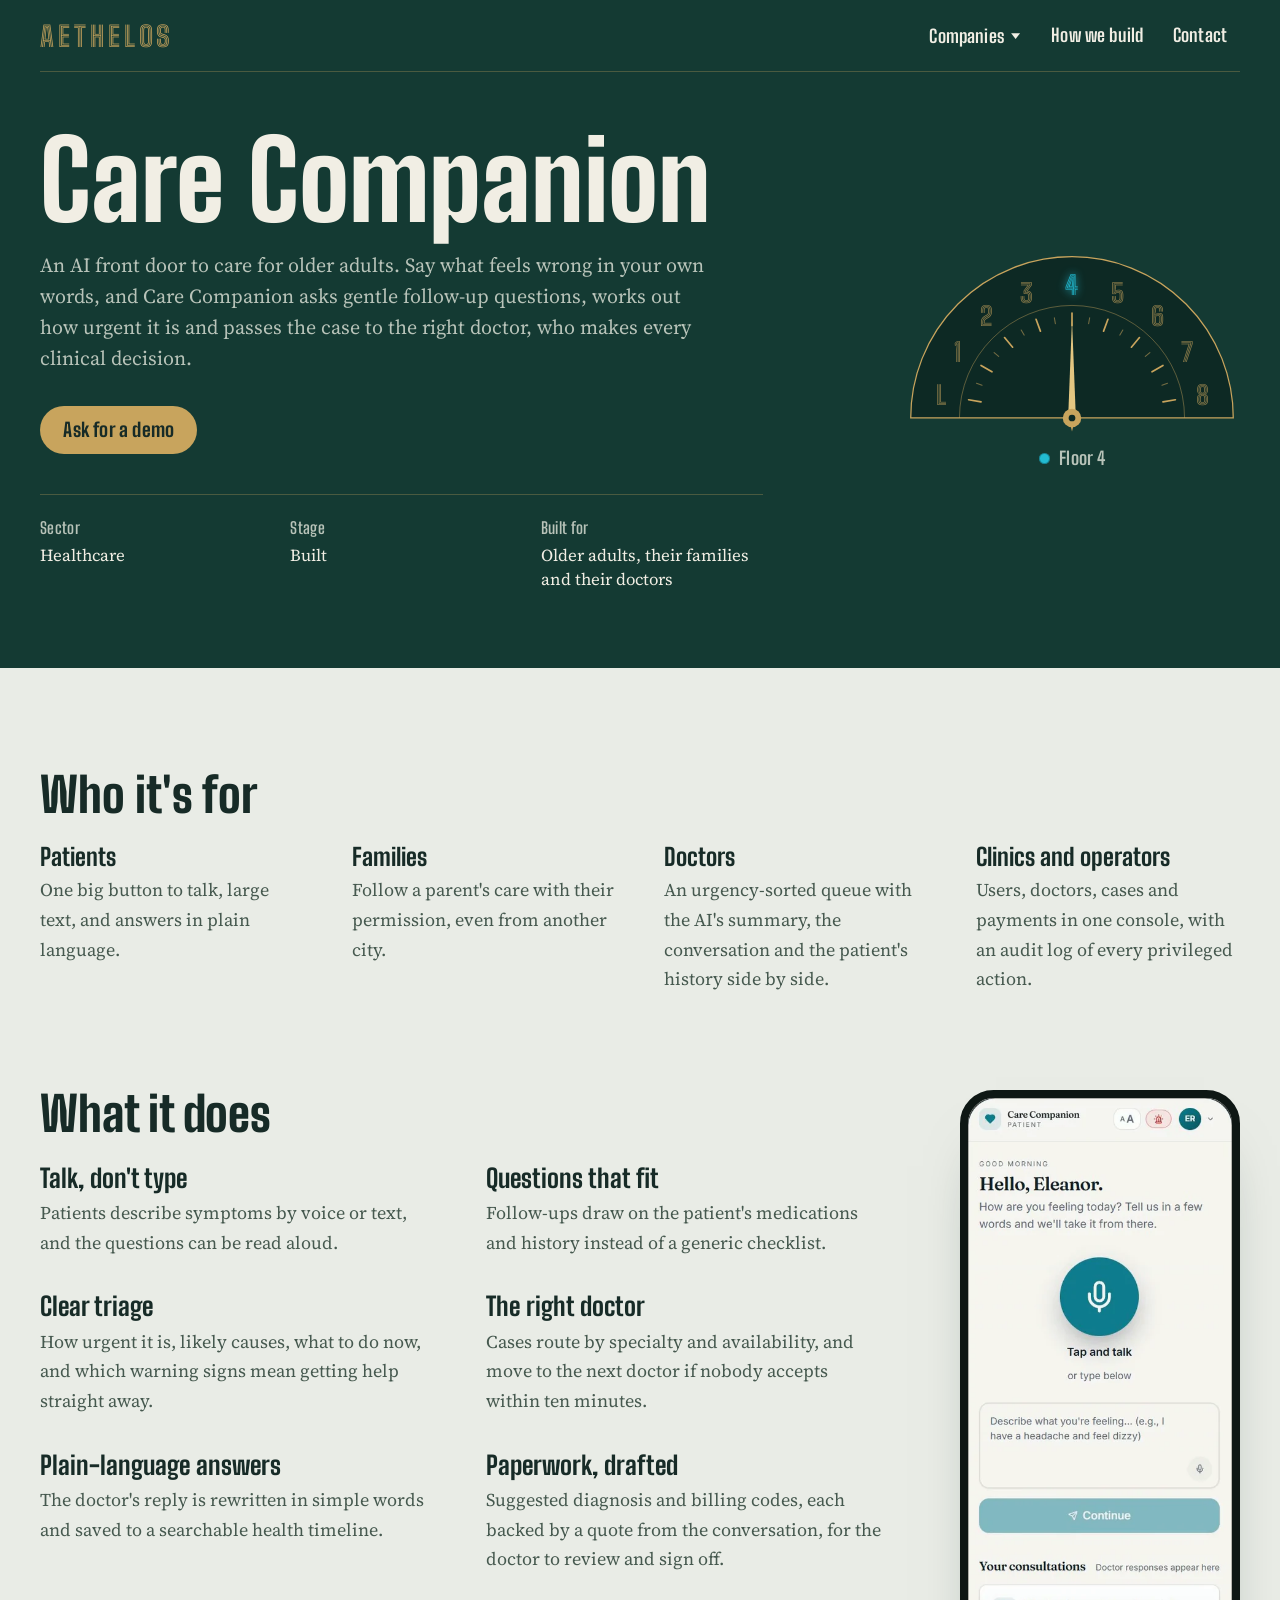
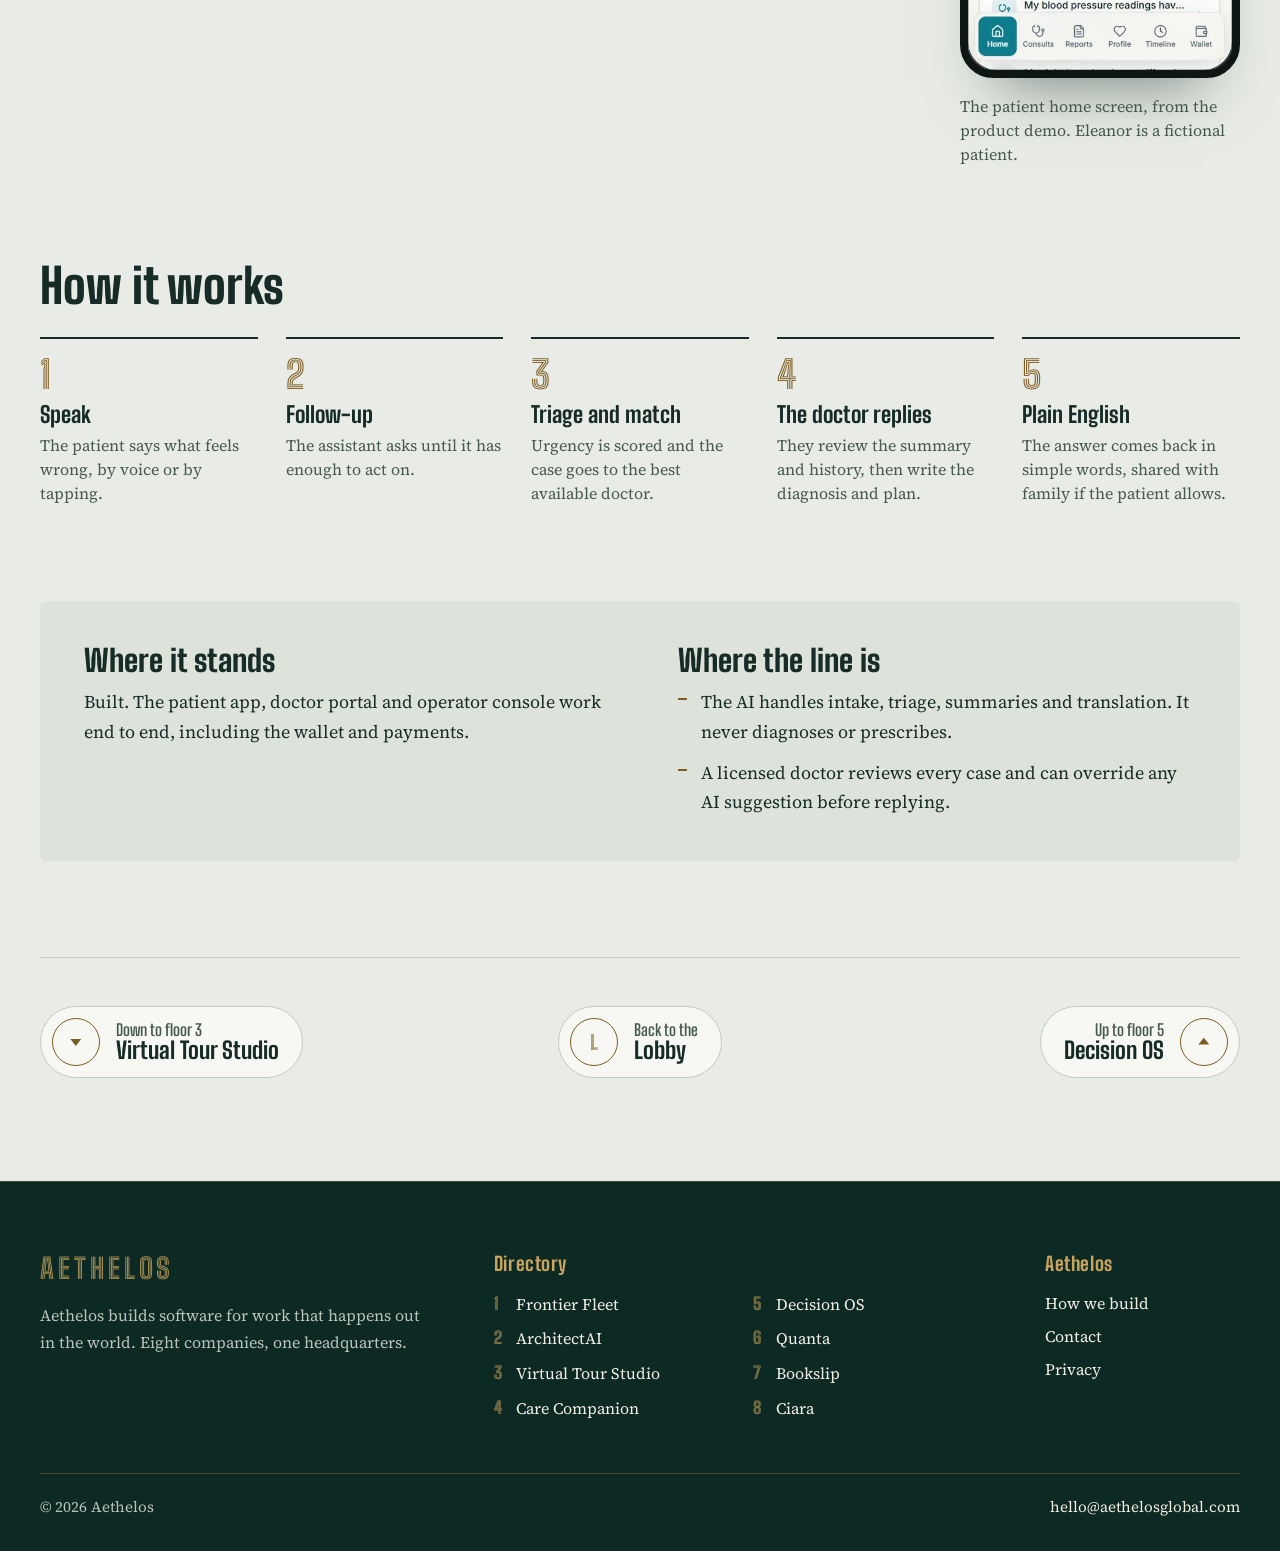
<file: care-companion.html>
<!doctype html>
<html lang="en" class="no-js">
<head>
<meta charset="utf-8">
<meta name="viewport" content="width=device-width, initial-scale=1">
<title>Care Companion | Floor 4 at Aethelos</title>
<meta name="description" content="Care Companion helps older adults describe symptoms in their own words, triages them with AI and routes each case to a doctor who makes every clinical decision. On floor 4 at Aethelos.">
<link rel="canonical" href="https://aethelosglobal.com/care-companion.html">
<meta name="theme-color" content="#143a33">
<link rel="icon" href="assets/img/favicon.svg" type="image/svg+xml">
<link rel="apple-touch-icon" href="assets/img/apple-touch-icon.png">
<link rel="preload" href="assets/fonts/big-shoulders.woff2" as="font" type="font/woff2" crossorigin>
<link rel="preload" href="assets/fonts/source-serif-4.woff2" as="font" type="font/woff2" crossorigin>
<link rel="stylesheet" href="assets/css/site.css">
<meta property="og:type" content="website">
<meta property="og:site_name" content="Aethelos">
<meta property="og:title" content="Care Companion | Floor 4 at Aethelos">
<meta property="og:description" content="Care Companion helps older adults describe symptoms in their own words, triages them with AI and routes each case to a doctor who makes every clinical decision. On floor 4 at Aethelos.">
<meta property="og:url" content="https://aethelosglobal.com/care-companion.html">
<meta property="og:image" content="https://aethelosglobal.com/assets/img/og.png">
<meta property="og:image:width" content="1200">
<meta property="og:image:height" content="630">
<meta property="og:image:alt" content="The Aethelos floor dial above the words Eight companies under one roof.">
<meta name="twitter:card" content="summary_large_image">
<script>document.documentElement.className = "js";</script>
<script src="assets/js/site.js" defer></script>
</head>
<body>
<a class="skip-link" href="#main">Skip to content</a>
<header class="site-header">
  <div class="wrap site-header__bar">
    <a class="wordmark" href="index.html" aria-label="Aethelos home">AETHELOS</a>
    <nav class="site-nav" aria-label="Main">
      <a class="nav-link" href="index.html#directory" data-menu-fallback>Companies</a>
      <button class="nav-toggle" type="button" data-menu-toggle aria-expanded="false" aria-controls="floors-menu" hidden>
        <span class="nav-toggle__long">Companies</span><span class="nav-toggle__short">Menu</span>
        <svg class="nav-toggle__caret" viewBox="0 0 10 10" aria-hidden="true"><path d="M1 3h8L5 8z"/></svg>
      </button>
      <a class="nav-link" href="index.html#how-we-build">How we build</a>
      <a class="nav-link" href="contact.html">Contact</a>
    </nav>
    <div class="floors" id="floors-menu" hidden>
      <ol class="floors__list">
        <li><a href="index.html"><span class="floor-btn" aria-hidden="true">L</span>Lobby</a></li><li><a href="frontier-fleet.html"><span class="floor-btn" aria-hidden="true">1</span><span><span class="sr-only">Floor 1: </span>Frontier Fleet</span></a></li><li><a href="architectai.html"><span class="floor-btn" aria-hidden="true">2</span><span><span class="sr-only">Floor 2: </span>ArchitectAI</span></a></li><li><a href="virtual-tour-studio.html"><span class="floor-btn" aria-hidden="true">3</span><span><span class="sr-only">Floor 3: </span>Virtual Tour Studio</span></a></li><li><a href="care-companion.html" aria-current="page"><span class="floor-btn" aria-hidden="true">4</span><span><span class="sr-only">Floor 4: </span>Care Companion</span></a></li><li><a href="decision-os.html"><span class="floor-btn" aria-hidden="true">5</span><span><span class="sr-only">Floor 5: </span>Decision OS</span></a></li><li><a href="quanta.html"><span class="floor-btn" aria-hidden="true">6</span><span><span class="sr-only">Floor 6: </span>Quanta</span></a></li><li><a href="bookslip.html"><span class="floor-btn" aria-hidden="true">7</span><span><span class="sr-only">Floor 7: </span>Bookslip</span></a></li><li><a href="ciara.html"><span class="floor-btn" aria-hidden="true">8</span><span><span class="sr-only">Floor 8: </span>Ciara</span></a></li>
      </ol>
      <div class="floors__more">
        <a href="index.html#how-we-build">How we build</a>
        <a href="contact.html">Contact</a>
      </div>
    </div>
  </div>
</header>
<main id="main">
  <section class="lobby" aria-labelledby="page-title">
    <div class="wrap floor-hero">
      <div>
        <h1 id="page-title">Care Companion</h1>
        <p class="lede">An AI front door to care for older adults. Say what feels wrong in your own words, and Care Companion asks gentle follow-up questions, works out how urgent it is and passes the case to the right doctor, who makes every clinical decision.</p>
        <div class="actions"><a class="btn btn--brass" href="contact.html?company=care-companion&amp;topic=demo">Ask for a demo</a></div>
        <dl class="facts">
          <div><dt>Sector</dt><dd>Healthcare</dd></div>
          <div><dt>Stage</dt><dd>Built</dd></div>
          <div><dt>Built for</dt><dd>Older adults, their families and their doctors</dd></div>
        </dl>
      </div>
      <figure class="dial floor-hero__dial" data-dial data-floor="4" style="--lit:#22BBD2">
        <svg viewBox="0 0 400 218" aria-hidden="true" focusable="false"><path class="dial__plate" d="M8 200A192 192 0 0 1 392 200Z"/><path class="dial__ring" d="M66 200A134 134 0 0 1 334 200"/><path class="dial__ticks" d="M91.7 180.9L76.9 178.3M104.7 145.0L91.7 137.5M129.3 115.7L119.7 104.2M162.4 96.6L157.2 82.5M200.0 90.0L200.0 75.0M237.6 96.6L242.8 82.5M270.7 115.7L280.3 104.2M295.3 145.0L308.3 137.5M308.3 180.9L323.1 178.3"/><path class="dial__ticks dial__ticks--minor" d="M92.9 161.0L86.3 158.6M112.7 126.7L107.3 122.2M143.0 101.3L139.5 95.2M180.2 87.7L179.0 80.8M219.8 87.7L221.0 80.8M257.0 101.3L260.5 95.2M287.3 126.7L292.7 122.2M307.1 161.0L313.7 158.6"/><text class="dial__num" data-n="0" x="44.4" y="172.6" text-anchor="middle" dominant-baseline="central">L</text><text class="dial__num" data-n="1" x="63.2" y="121.0" text-anchor="middle" dominant-baseline="central">1</text><text class="dial__num" data-n="2" x="98.4" y="79.0" text-anchor="middle" dominant-baseline="central">2</text><text class="dial__num" data-n="3" x="146.0" y="51.5" text-anchor="middle" dominant-baseline="central">3</text><text class="dial__num is-lit" data-n="4" x="200.0" y="42.0" text-anchor="middle" dominant-baseline="central">4</text><text class="dial__num" data-n="5" x="254.0" y="51.5" text-anchor="middle" dominant-baseline="central">5</text><text class="dial__num" data-n="6" x="301.6" y="79.0" text-anchor="middle" dominant-baseline="central">6</text><text class="dial__num" data-n="7" x="336.8" y="121.0" text-anchor="middle" dominant-baseline="central">7</text><text class="dial__num" data-n="8" x="355.6" y="172.6" text-anchor="middle" dominant-baseline="central">8</text><g class="dial__needle" style="--angle:0deg"><path class="dial__needle-tail" d="M196 200L200 216L204 200Z"/><path class="dial__needle-blade" d="M195.4 200L200 82L204.6 200Z"/></g><circle class="dial__hub" cx="200" cy="200" r="11"/><circle class="dial__hub-cap" cx="200" cy="200" r="4"/></svg>
        <figcaption class="dial__caption"><span class="lamp" style="--accent:#12808F;--accent-lit:#22BBD2" aria-hidden="true"></span>Floor 4</figcaption>
      </figure>
    </div>
  </section>

  <div class="section">
    <div class="wrap">
      <section class="block" aria-labelledby="who">
        <h2 class="block__title" id="who">Who it's for</h2>
        <ul class="audience"><li><h3>Patients</h3><p>One big button to talk, large text, and answers in plain language.</p></li><li><h3>Families</h3><p>Follow a parent&#x27;s care with their permission, even from another city.</p></li><li><h3>Doctors</h3><p>An urgency-sorted queue with the AI&#x27;s summary, the conversation and the patient&#x27;s history side by side.</p></li><li><h3>Clinics and operators</h3><p>Users, doctors, cases and payments in one console, with an audit log of every privileged action.</p></li></ul>
      </section>

      <section class="block block--with-phone" aria-labelledby="what">
        <div>
          <h2 class="block__title" id="what">What it does</h2>
          <ul class="features"><li class="feature"><h3>Talk, don&#x27;t type</h3><p>Patients describe symptoms by voice or text, and the questions can be read aloud.</p></li><li class="feature"><h3>Questions that fit</h3><p>Follow-ups draw on the patient&#x27;s medications and history instead of a generic checklist.</p></li><li class="feature"><h3>Clear triage</h3><p>How urgent it is, likely causes, what to do now, and which warning signs mean getting help straight away.</p></li><li class="feature"><h3>The right doctor</h3><p>Cases route by specialty and availability, and move to the next doctor if nobody accepts within ten minutes.</p></li><li class="feature"><h3>Plain-language answers</h3><p>The doctor&#x27;s reply is rewritten in simple words and saved to a searchable health timeline.</p></li><li class="feature"><h3>Paperwork, drafted</h3><p>Suggested diagnosis and billing codes, each backed by a quote from the conversation, for the doctor to review and sign off.</p></li></ul>
        </div>
        <figure class="screen screen--phone">
          <img src="assets/img/care-companion-patient.webp" width="430" height="932" alt="Care Companion patient home screen: a greeting to Eleanor, a large Tap and talk microphone button, a box to type symptoms, and a list of consultations." loading="lazy" decoding="async">
          <figcaption>The patient home screen, from the product demo. Eleanor is a fictional patient.</figcaption>
        </figure>
      </section>

      <section class="block" aria-labelledby="how">
        <h2 class="block__title" id="how">How it works</h2>
        <ol class="steps"><li><h3>Speak</h3><p>The patient says what feels wrong, by voice or by tapping.</p></li><li><h3>Follow-up</h3><p>The assistant asks until it has enough to act on.</p></li><li><h3>Triage and match</h3><p>Urgency is scored and the case goes to the best available doctor.</p></li><li><h3>The doctor replies</h3><p>They review the summary and history, then write the diagnosis and plan.</p></li><li><h3>Plain English</h3><p>The answer comes back in simple words, shared with family if the patient allows.</p></li></ol>
      </section>
      <section class="block standing" aria-label="Where it stands">
        <div>
          <h2>Where it stands</h2>
          <p>Built. The patient app, doctor portal and operator console work end to end, including the wallet and payments.</p>
        </div>
        <div>
          <h2>Where the line is</h2>
          <ul class="limits"><li>The AI handles intake, triage, summaries and translation. It never diagnoses or prescribes.</li><li>A licensed doctor reviews every case and can override any AI suggestion before replying.</li></ul>
        </div>
      </section>

      <nav class="lift" aria-label="Other floors">
        <a class="lift__down" href="virtual-tour-studio.html"><span class="lift__call"><svg viewBox="0 0 10 10" aria-hidden="true"><path d="M1 3h8L5 8z"/></svg></span><span class="lift__text"><small>Down to floor 3</small><span>Virtual Tour Studio</span></span></a><a class="lift__lobby" href="index.html"><span class="lift__call lift__call--lobby" aria-hidden="true">L</span><span class="lift__text"><small>Back to the</small><span>Lobby</span></span></a><a class="lift__up" href="decision-os.html"><span class="lift__call"><svg viewBox="0 0 10 10" aria-hidden="true"><path d="M1 7h8L5 2z"/></svg></span><span class="lift__text"><small>Up to floor 5</small><span>Decision OS</span></span></a>
      </nav>
    </div>
  </div>
</main>
<footer class="site-footer">
  <div class="wrap">
    <div class="footer__grid">
      <div class="footer__about">
        <a class="wordmark" href="index.html" aria-label="Aethelos home">AETHELOS</a>
        <p>Aethelos builds software for work that happens out in the world. Eight companies, one headquarters.</p>
      </div>
      <nav aria-labelledby="footer-directory">
        <h2 id="footer-directory">Directory</h2>
        <ol class="footer__dir"><li><a href="frontier-fleet.html"><span class="n" aria-hidden="true">1</span>Frontier Fleet</a></li><li><a href="architectai.html"><span class="n" aria-hidden="true">2</span>ArchitectAI</a></li><li><a href="virtual-tour-studio.html"><span class="n" aria-hidden="true">3</span>Virtual Tour Studio</a></li><li><a href="care-companion.html"><span class="n" aria-hidden="true">4</span>Care Companion</a></li><li><a href="decision-os.html"><span class="n" aria-hidden="true">5</span>Decision OS</a></li><li><a href="quanta.html"><span class="n" aria-hidden="true">6</span>Quanta</a></li><li><a href="bookslip.html"><span class="n" aria-hidden="true">7</span>Bookslip</a></li><li><a href="ciara.html"><span class="n" aria-hidden="true">8</span>Ciara</a></li></ol>
      </nav>
      <nav aria-labelledby="footer-company">
        <h2 id="footer-company">Aethelos</h2>
        <ul class="footer__links">
          <li><a href="index.html#how-we-build">How we build</a></li>
          <li><a href="contact.html">Contact</a></li>
          <li><a href="privacy.html">Privacy</a></li>
        </ul>
      </nav>
    </div>
    <div class="footer__base">
      <span>© 2026 Aethelos</span>
      <a href="mailto:hello@aethelosglobal.com">hello@aethelosglobal.com</a>
    </div>
  </div>
</footer>
</body>
</html>
</file>
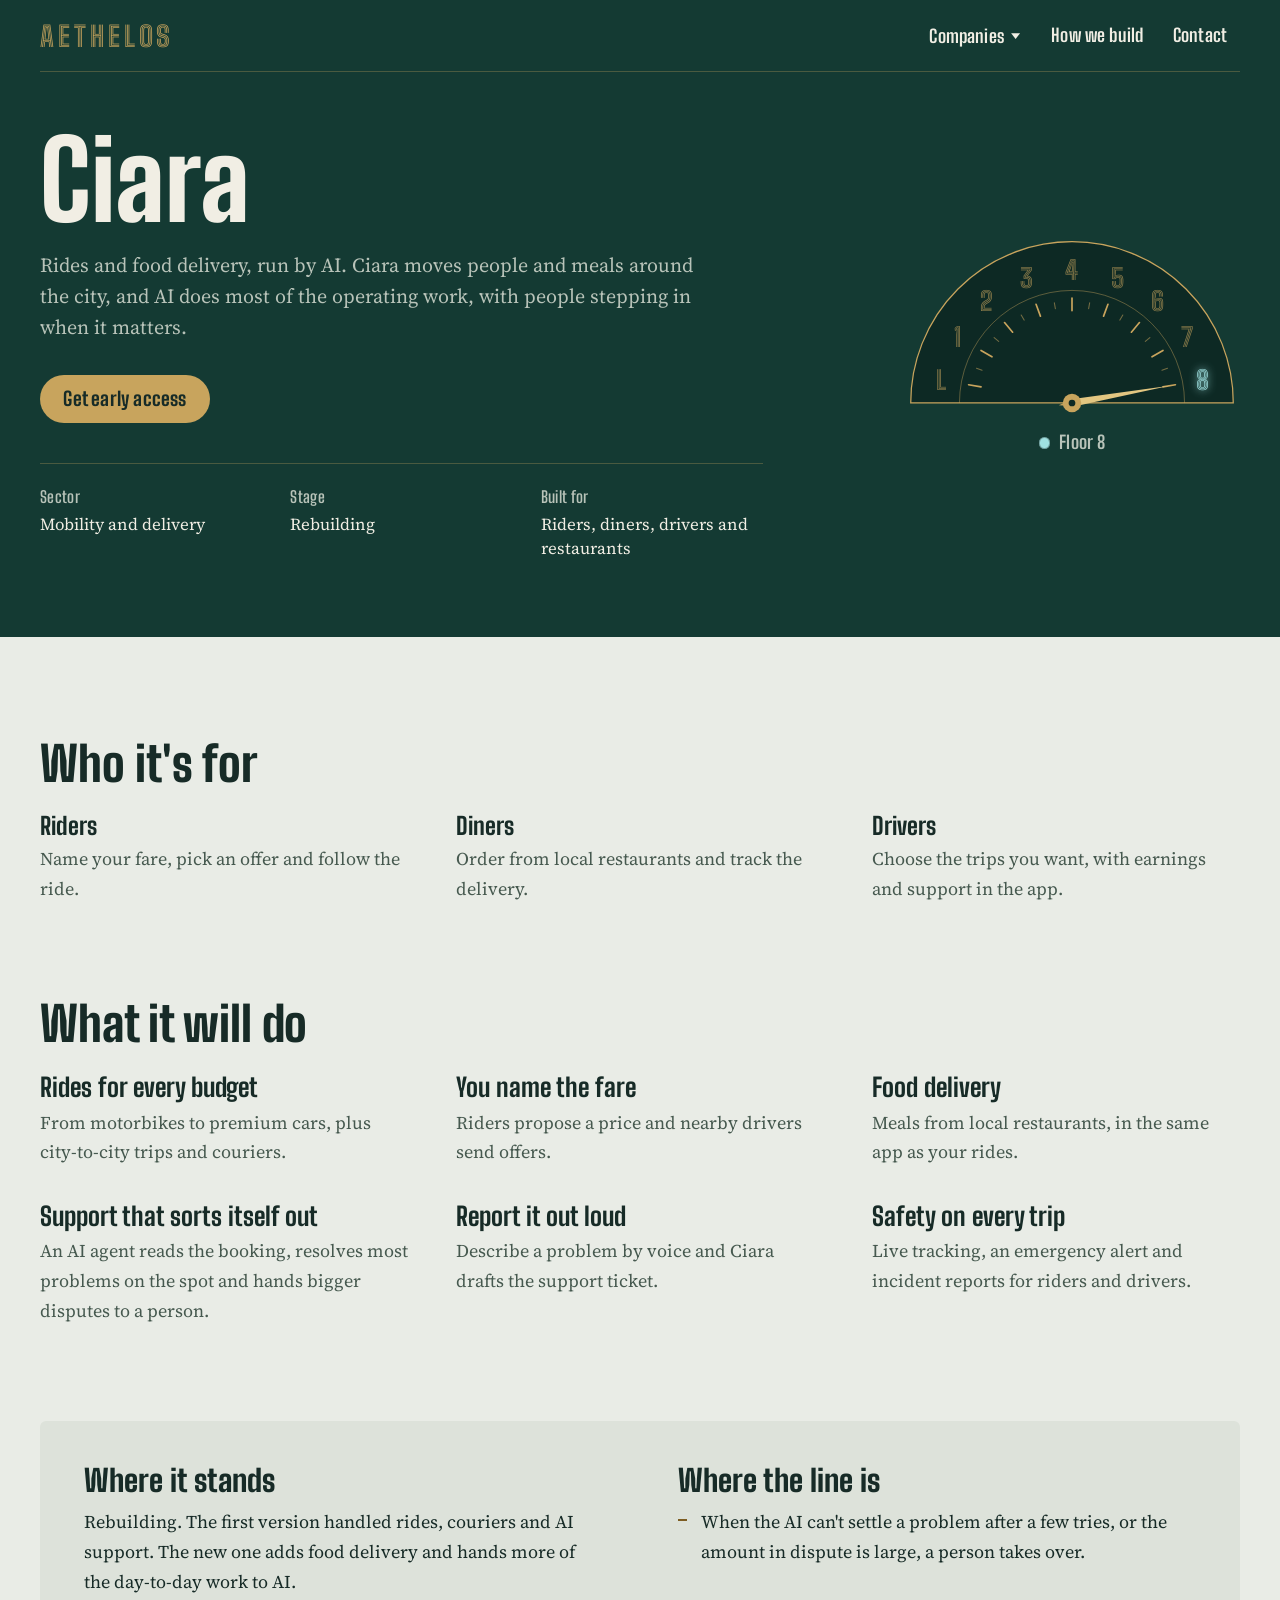
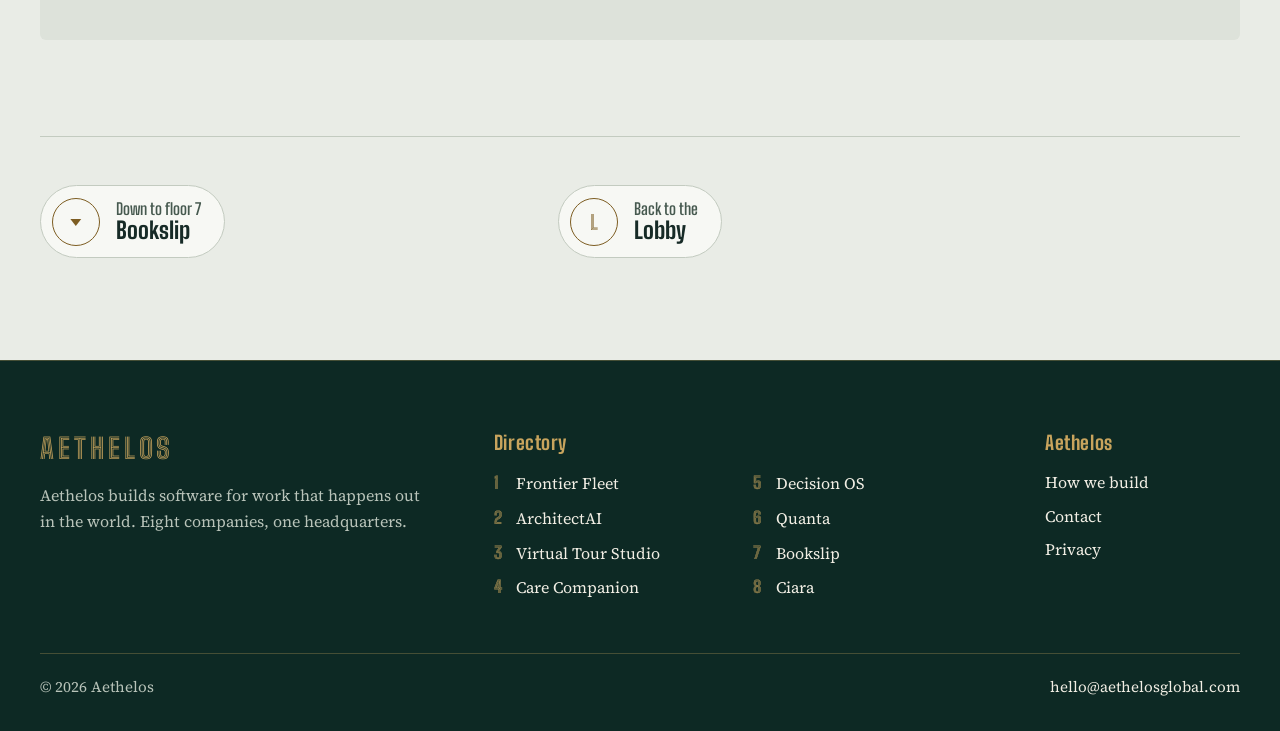
<file: ciara.html>
<!doctype html>
<html lang="en" class="no-js">
<head>
<meta charset="utf-8">
<meta name="viewport" content="width=device-width, initial-scale=1">
<title>Ciara | Floor 8 at Aethelos</title>
<meta name="description" content="Ciara moves people and meals around the city, with AI doing most of the operating work and people stepping in when it matters. On floor 8 at Aethelos.">
<link rel="canonical" href="https://aethelosglobal.com/ciara.html">
<meta name="theme-color" content="#143a33">
<link rel="icon" href="assets/img/favicon.svg" type="image/svg+xml">
<link rel="apple-touch-icon" href="assets/img/apple-touch-icon.png">
<link rel="preload" href="assets/fonts/big-shoulders.woff2" as="font" type="font/woff2" crossorigin>
<link rel="preload" href="assets/fonts/source-serif-4.woff2" as="font" type="font/woff2" crossorigin>
<link rel="stylesheet" href="assets/css/site.css">
<meta property="og:type" content="website">
<meta property="og:site_name" content="Aethelos">
<meta property="og:title" content="Ciara | Floor 8 at Aethelos">
<meta property="og:description" content="Ciara moves people and meals around the city, with AI doing most of the operating work and people stepping in when it matters. On floor 8 at Aethelos.">
<meta property="og:url" content="https://aethelosglobal.com/ciara.html">
<meta property="og:image" content="https://aethelosglobal.com/assets/img/og.png">
<meta property="og:image:width" content="1200">
<meta property="og:image:height" content="630">
<meta property="og:image:alt" content="The Aethelos floor dial above the words Eight companies under one roof.">
<meta name="twitter:card" content="summary_large_image">
<script>document.documentElement.className = "js";</script>
<script src="assets/js/site.js" defer></script>
</head>
<body>
<a class="skip-link" href="#main">Skip to content</a>
<header class="site-header">
  <div class="wrap site-header__bar">
    <a class="wordmark" href="index.html" aria-label="Aethelos home">AETHELOS</a>
    <nav class="site-nav" aria-label="Main">
      <a class="nav-link" href="index.html#directory" data-menu-fallback>Companies</a>
      <button class="nav-toggle" type="button" data-menu-toggle aria-expanded="false" aria-controls="floors-menu" hidden>
        <span class="nav-toggle__long">Companies</span><span class="nav-toggle__short">Menu</span>
        <svg class="nav-toggle__caret" viewBox="0 0 10 10" aria-hidden="true"><path d="M1 3h8L5 8z"/></svg>
      </button>
      <a class="nav-link" href="index.html#how-we-build">How we build</a>
      <a class="nav-link" href="contact.html">Contact</a>
    </nav>
    <div class="floors" id="floors-menu" hidden>
      <ol class="floors__list">
        <li><a href="index.html"><span class="floor-btn" aria-hidden="true">L</span>Lobby</a></li><li><a href="frontier-fleet.html"><span class="floor-btn" aria-hidden="true">1</span><span><span class="sr-only">Floor 1: </span>Frontier Fleet</span></a></li><li><a href="architectai.html"><span class="floor-btn" aria-hidden="true">2</span><span><span class="sr-only">Floor 2: </span>ArchitectAI</span></a></li><li><a href="virtual-tour-studio.html"><span class="floor-btn" aria-hidden="true">3</span><span><span class="sr-only">Floor 3: </span>Virtual Tour Studio</span></a></li><li><a href="care-companion.html"><span class="floor-btn" aria-hidden="true">4</span><span><span class="sr-only">Floor 4: </span>Care Companion</span></a></li><li><a href="decision-os.html"><span class="floor-btn" aria-hidden="true">5</span><span><span class="sr-only">Floor 5: </span>Decision OS</span></a></li><li><a href="quanta.html"><span class="floor-btn" aria-hidden="true">6</span><span><span class="sr-only">Floor 6: </span>Quanta</span></a></li><li><a href="bookslip.html"><span class="floor-btn" aria-hidden="true">7</span><span><span class="sr-only">Floor 7: </span>Bookslip</span></a></li><li><a href="ciara.html" aria-current="page"><span class="floor-btn" aria-hidden="true">8</span><span><span class="sr-only">Floor 8: </span>Ciara</span></a></li>
      </ol>
      <div class="floors__more">
        <a href="index.html#how-we-build">How we build</a>
        <a href="contact.html">Contact</a>
      </div>
    </div>
  </div>
</header>
<main id="main">
  <section class="lobby" aria-labelledby="page-title">
    <div class="wrap floor-hero">
      <div>
        <h1 id="page-title">Ciara</h1>
        <p class="lede">Rides and food delivery, run by AI. Ciara moves people and meals around the city, and AI does most of the operating work, with people stepping in when it matters.</p>
        <div class="actions"><a class="btn btn--brass" href="contact.html?company=ciara&amp;topic=early-access">Get early access</a></div>
        <dl class="facts">
          <div><dt>Sector</dt><dd>Mobility and delivery</dd></div>
          <div><dt>Stage</dt><dd>Rebuilding</dd></div>
          <div><dt>Built for</dt><dd>Riders, diners, drivers and restaurants</dd></div>
        </dl>
      </div>
      <figure class="dial floor-hero__dial" data-dial data-floor="8" style="--lit:#A0E1E1">
        <svg viewBox="0 0 400 218" aria-hidden="true" focusable="false"><path class="dial__plate" d="M8 200A192 192 0 0 1 392 200Z"/><path class="dial__ring" d="M66 200A134 134 0 0 1 334 200"/><path class="dial__ticks" d="M91.7 180.9L76.9 178.3M104.7 145.0L91.7 137.5M129.3 115.7L119.7 104.2M162.4 96.6L157.2 82.5M200.0 90.0L200.0 75.0M237.6 96.6L242.8 82.5M270.7 115.7L280.3 104.2M295.3 145.0L308.3 137.5M308.3 180.9L323.1 178.3"/><path class="dial__ticks dial__ticks--minor" d="M92.9 161.0L86.3 158.6M112.7 126.7L107.3 122.2M143.0 101.3L139.5 95.2M180.2 87.7L179.0 80.8M219.8 87.7L221.0 80.8M257.0 101.3L260.5 95.2M287.3 126.7L292.7 122.2M307.1 161.0L313.7 158.6"/><text class="dial__num" data-n="0" x="44.4" y="172.6" text-anchor="middle" dominant-baseline="central">L</text><text class="dial__num" data-n="1" x="63.2" y="121.0" text-anchor="middle" dominant-baseline="central">1</text><text class="dial__num" data-n="2" x="98.4" y="79.0" text-anchor="middle" dominant-baseline="central">2</text><text class="dial__num" data-n="3" x="146.0" y="51.5" text-anchor="middle" dominant-baseline="central">3</text><text class="dial__num" data-n="4" x="200.0" y="42.0" text-anchor="middle" dominant-baseline="central">4</text><text class="dial__num" data-n="5" x="254.0" y="51.5" text-anchor="middle" dominant-baseline="central">5</text><text class="dial__num" data-n="6" x="301.6" y="79.0" text-anchor="middle" dominant-baseline="central">6</text><text class="dial__num" data-n="7" x="336.8" y="121.0" text-anchor="middle" dominant-baseline="central">7</text><text class="dial__num is-lit" data-n="8" x="355.6" y="172.6" text-anchor="middle" dominant-baseline="central">8</text><g class="dial__needle" style="--angle:80deg"><path class="dial__needle-tail" d="M196 200L200 216L204 200Z"/><path class="dial__needle-blade" d="M195.4 200L200 82L204.6 200Z"/></g><circle class="dial__hub" cx="200" cy="200" r="11"/><circle class="dial__hub-cap" cx="200" cy="200" r="4"/></svg>
        <figcaption class="dial__caption"><span class="lamp" style="--accent:#56B4B4;--accent-lit:#A0E1E1" aria-hidden="true"></span>Floor 8</figcaption>
      </figure>
    </div>
  </section>

  <div class="section">
    <div class="wrap">
      <section class="block" aria-labelledby="who">
        <h2 class="block__title" id="who">Who it's for</h2>
        <ul class="audience"><li><h3>Riders</h3><p>Name your fare, pick an offer and follow the ride.</p></li><li><h3>Diners</h3><p>Order from local restaurants and track the delivery.</p></li><li><h3>Drivers</h3><p>Choose the trips you want, with earnings and support in the app.</p></li></ul>
      </section>

      <section class="block" aria-labelledby="what">
        <div>
          <h2 class="block__title" id="what">What it will do</h2>
          <ul class="features"><li class="feature"><h3>Rides for every budget</h3><p>From motorbikes to premium cars, plus city-to-city trips and couriers.</p></li><li class="feature"><h3>You name the fare</h3><p>Riders propose a price and nearby drivers send offers.</p></li><li class="feature"><h3>Food delivery</h3><p>Meals from local restaurants, in the same app as your rides.</p></li><li class="feature"><h3>Support that sorts itself out</h3><p>An AI agent reads the booking, resolves most problems on the spot and hands bigger disputes to a person.</p></li><li class="feature"><h3>Report it out loud</h3><p>Describe a problem by voice and Ciara drafts the support ticket.</p></li><li class="feature"><h3>Safety on every trip</h3><p>Live tracking, an emergency alert and incident reports for riders and drivers.</p></li></ul>
        </div>
      </section>

      <section class="block standing" aria-label="Where it stands">
        <div>
          <h2>Where it stands</h2>
          <p>Rebuilding. The first version handled rides, couriers and AI support. The new one adds food delivery and hands more of the day-to-day work to AI.</p>
        </div>
        <div>
          <h2>Where the line is</h2>
          <ul class="limits"><li>When the AI can&#x27;t settle a problem after a few tries, or the amount in dispute is large, a person takes over.</li></ul>
        </div>
      </section>

      <nav class="lift" aria-label="Other floors">
        <a class="lift__down" href="bookslip.html"><span class="lift__call"><svg viewBox="0 0 10 10" aria-hidden="true"><path d="M1 3h8L5 8z"/></svg></span><span class="lift__text"><small>Down to floor 7</small><span>Bookslip</span></span></a><a class="lift__lobby" href="index.html"><span class="lift__call lift__call--lobby" aria-hidden="true">L</span><span class="lift__text"><small>Back to the</small><span>Lobby</span></span></a>
      </nav>
    </div>
  </div>
</main>
<footer class="site-footer">
  <div class="wrap">
    <div class="footer__grid">
      <div class="footer__about">
        <a class="wordmark" href="index.html" aria-label="Aethelos home">AETHELOS</a>
        <p>Aethelos builds software for work that happens out in the world. Eight companies, one headquarters.</p>
      </div>
      <nav aria-labelledby="footer-directory">
        <h2 id="footer-directory">Directory</h2>
        <ol class="footer__dir"><li><a href="frontier-fleet.html"><span class="n" aria-hidden="true">1</span>Frontier Fleet</a></li><li><a href="architectai.html"><span class="n" aria-hidden="true">2</span>ArchitectAI</a></li><li><a href="virtual-tour-studio.html"><span class="n" aria-hidden="true">3</span>Virtual Tour Studio</a></li><li><a href="care-companion.html"><span class="n" aria-hidden="true">4</span>Care Companion</a></li><li><a href="decision-os.html"><span class="n" aria-hidden="true">5</span>Decision OS</a></li><li><a href="quanta.html"><span class="n" aria-hidden="true">6</span>Quanta</a></li><li><a href="bookslip.html"><span class="n" aria-hidden="true">7</span>Bookslip</a></li><li><a href="ciara.html"><span class="n" aria-hidden="true">8</span>Ciara</a></li></ol>
      </nav>
      <nav aria-labelledby="footer-company">
        <h2 id="footer-company">Aethelos</h2>
        <ul class="footer__links">
          <li><a href="index.html#how-we-build">How we build</a></li>
          <li><a href="contact.html">Contact</a></li>
          <li><a href="privacy.html">Privacy</a></li>
        </ul>
      </nav>
    </div>
    <div class="footer__base">
      <span>© 2026 Aethelos</span>
      <a href="mailto:hello@aethelosglobal.com">hello@aethelosglobal.com</a>
    </div>
  </div>
</footer>
</body>
</html>
</file>
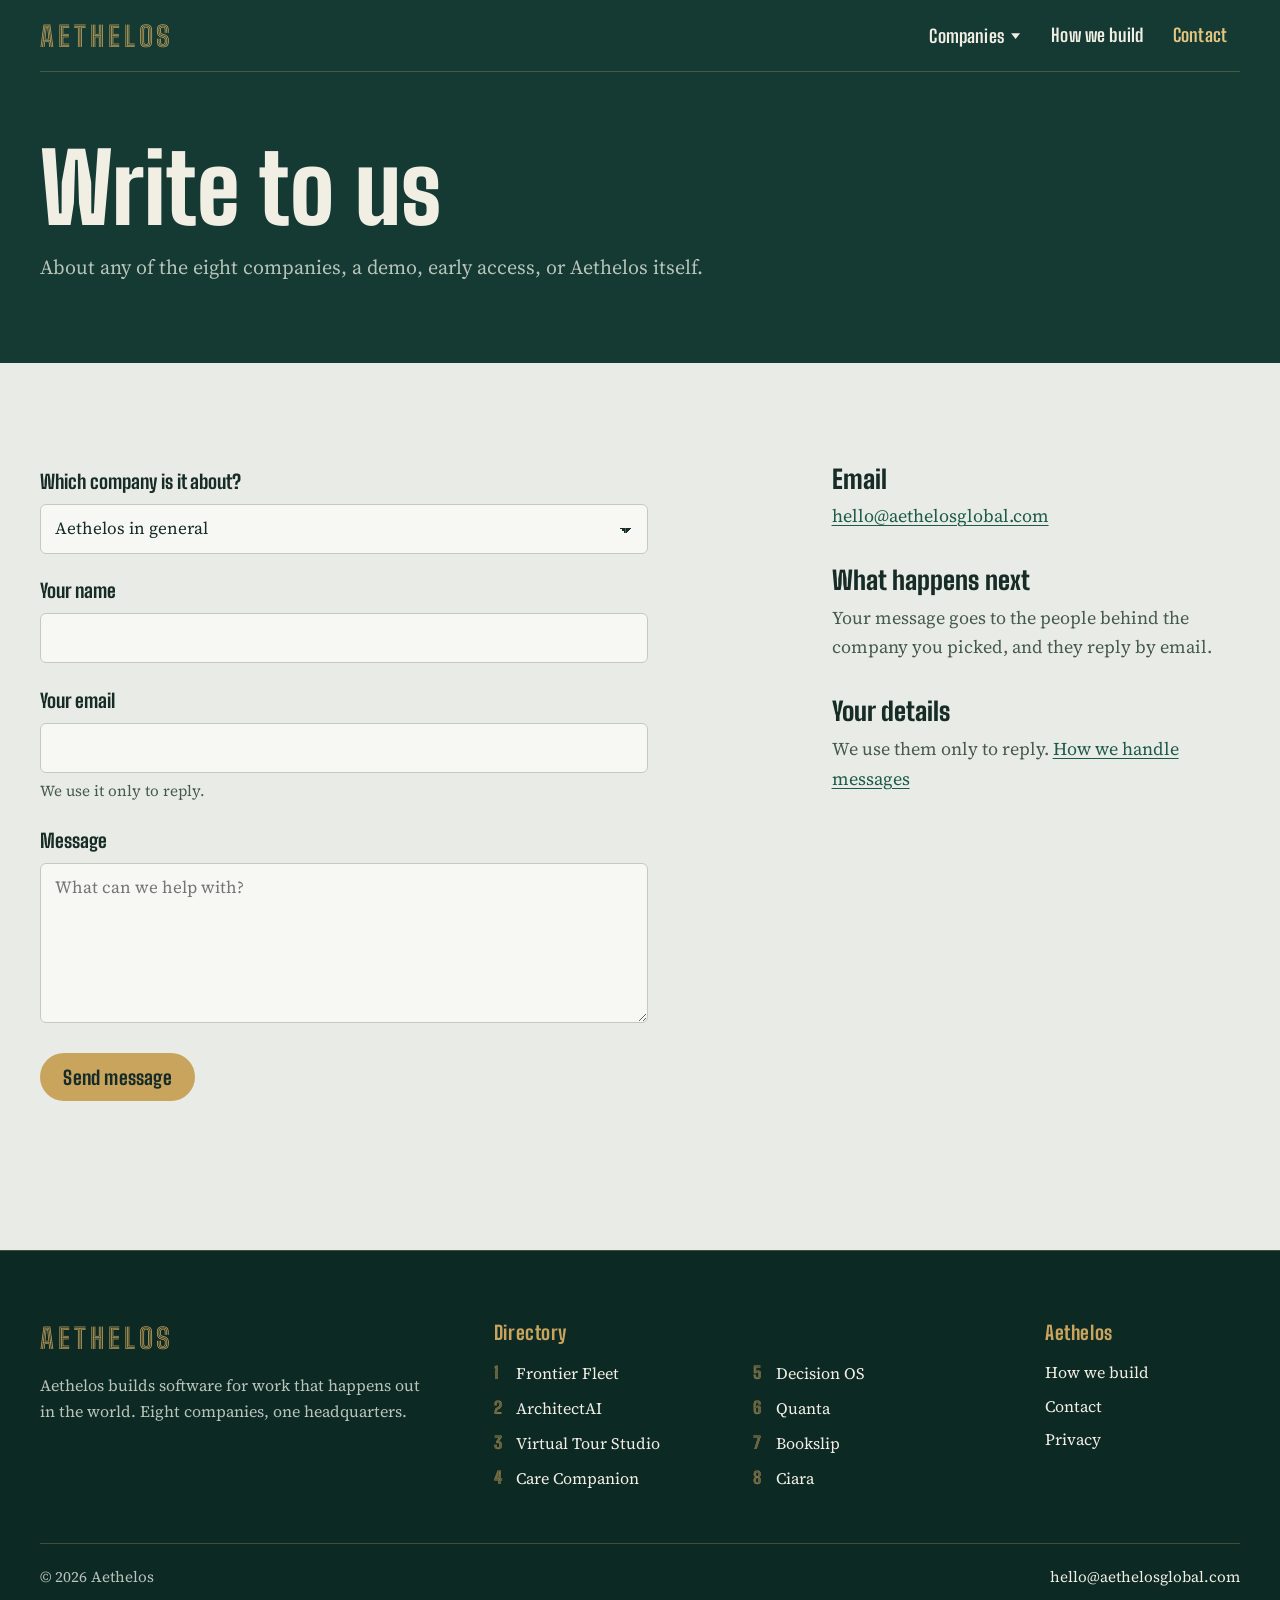
<file: contact.html>
<!doctype html>
<html lang="en" class="no-js">
<head>
<meta charset="utf-8">
<meta name="viewport" content="width=device-width, initial-scale=1">
<title>Contact | Aethelos</title>
<meta name="description" content="Write to Aethelos about any of its eight companies, a demo, early access, or the company itself.">
<link rel="canonical" href="https://aethelosglobal.com/contact.html">
<meta name="theme-color" content="#143a33">
<link rel="icon" href="assets/img/favicon.svg" type="image/svg+xml">
<link rel="apple-touch-icon" href="assets/img/apple-touch-icon.png">
<link rel="preload" href="assets/fonts/big-shoulders.woff2" as="font" type="font/woff2" crossorigin>
<link rel="preload" href="assets/fonts/source-serif-4.woff2" as="font" type="font/woff2" crossorigin>
<link rel="stylesheet" href="assets/css/site.css">
<meta property="og:type" content="website">
<meta property="og:site_name" content="Aethelos">
<meta property="og:title" content="Contact | Aethelos">
<meta property="og:description" content="Write to Aethelos about any of its eight companies, a demo, early access, or the company itself.">
<meta property="og:url" content="https://aethelosglobal.com/contact.html">
<meta property="og:image" content="https://aethelosglobal.com/assets/img/og.png">
<meta property="og:image:width" content="1200">
<meta property="og:image:height" content="630">
<meta property="og:image:alt" content="The Aethelos floor dial above the words Eight companies under one roof.">
<meta name="twitter:card" content="summary_large_image">
<script>document.documentElement.className = "js";</script>
<script src="assets/js/site.js" defer></script>
</head>
<body>
<a class="skip-link" href="#main">Skip to content</a>
<header class="site-header">
  <div class="wrap site-header__bar">
    <a class="wordmark" href="index.html" aria-label="Aethelos home">AETHELOS</a>
    <nav class="site-nav" aria-label="Main">
      <a class="nav-link" href="index.html#directory" data-menu-fallback>Companies</a>
      <button class="nav-toggle" type="button" data-menu-toggle aria-expanded="false" aria-controls="floors-menu" hidden>
        <span class="nav-toggle__long">Companies</span><span class="nav-toggle__short">Menu</span>
        <svg class="nav-toggle__caret" viewBox="0 0 10 10" aria-hidden="true"><path d="M1 3h8L5 8z"/></svg>
      </button>
      <a class="nav-link" href="index.html#how-we-build">How we build</a>
      <a class="nav-link" href="contact.html" aria-current="page">Contact</a>
    </nav>
    <div class="floors" id="floors-menu" hidden>
      <ol class="floors__list">
        <li><a href="index.html"><span class="floor-btn" aria-hidden="true">L</span>Lobby</a></li><li><a href="frontier-fleet.html"><span class="floor-btn" aria-hidden="true">1</span><span><span class="sr-only">Floor 1: </span>Frontier Fleet</span></a></li><li><a href="architectai.html"><span class="floor-btn" aria-hidden="true">2</span><span><span class="sr-only">Floor 2: </span>ArchitectAI</span></a></li><li><a href="virtual-tour-studio.html"><span class="floor-btn" aria-hidden="true">3</span><span><span class="sr-only">Floor 3: </span>Virtual Tour Studio</span></a></li><li><a href="care-companion.html"><span class="floor-btn" aria-hidden="true">4</span><span><span class="sr-only">Floor 4: </span>Care Companion</span></a></li><li><a href="decision-os.html"><span class="floor-btn" aria-hidden="true">5</span><span><span class="sr-only">Floor 5: </span>Decision OS</span></a></li><li><a href="quanta.html"><span class="floor-btn" aria-hidden="true">6</span><span><span class="sr-only">Floor 6: </span>Quanta</span></a></li><li><a href="bookslip.html"><span class="floor-btn" aria-hidden="true">7</span><span><span class="sr-only">Floor 7: </span>Bookslip</span></a></li><li><a href="ciara.html"><span class="floor-btn" aria-hidden="true">8</span><span><span class="sr-only">Floor 8: </span>Ciara</span></a></li>
      </ol>
      <div class="floors__more">
        <a href="index.html#how-we-build">How we build</a>
        <a href="contact.html">Contact</a>
      </div>
    </div>
  </div>
</header>
<main id="main">
  <section class="lobby" aria-labelledby="page-title">
    <div class="wrap page-hero">
      <h1 id="page-title">Write to us</h1>
      <p class="lede">About any of the eight companies, a demo, early access, or Aethelos itself.</p>
    </div>
  </section>

  <div class="section">
    <div class="wrap contact-grid">
      <form class="form" data-contact-form action="https://formsubmit.co/hello@aethelosglobal.com" method="POST"
            data-endpoint="https://formsubmit.co/ajax/hello@aethelosglobal.com" data-email="hello@aethelosglobal.com">
        <div class="field">
          <label for="company">Which company is it about?</label>
          <select id="company" name="company"><option value="aethelos">Aethelos in general</option><option value="frontier-fleet">Frontier Fleet</option><option value="architectai">ArchitectAI</option><option value="virtual-tour-studio">Virtual Tour Studio</option><option value="care-companion">Care Companion</option><option value="decision-os">Decision OS</option><option value="quanta">Quanta</option><option value="bookslip">Bookslip</option><option value="ciara">Ciara</option></select>
        </div>
        <div class="field">
          <label for="name">Your name</label>
          <input id="name" name="name" type="text" autocomplete="name" required>
        </div>
        <div class="field">
          <label for="email">Your email</label>
          <input id="email" name="email" type="email" autocomplete="email" required aria-describedby="email-hint">
          <span class="field__hint" id="email-hint">We use it only to reply.</span>
        </div>
        <div class="field">
          <label for="message">Message</label>
          <textarea id="message" name="message" required placeholder="What can we help with?"></textarea>
        </div>
        <input type="hidden" name="_subject" value="AethelosGlobal.com contact form">
        <input type="hidden" name="_template" value="table">
        <input type="hidden" name="_next" value="https://aethelosglobal.com/contact.html?sent=1">
        <div class="hp" aria-hidden="true">
          <label for="website">Leave this field empty</label>
          <input id="website" name="_honey" type="text" tabindex="-1" autocomplete="off">
        </div>
        <div><button class="btn btn--brass" type="submit">Send message</button></div>
        <p class="form__status" data-status role="status" aria-live="polite"></p>
      </form>

      <div>
        <section class="aside" aria-labelledby="email-title">
          <h2 id="email-title">Email</h2>
          <p><a href="mailto:hello@aethelosglobal.com">hello@aethelosglobal.com</a></p>
        </section>
        <section class="aside" aria-labelledby="next-title">
          <h2 id="next-title">What happens next</h2>
          <p>Your message goes to the people behind the company you picked, and they reply by email.</p>
        </section>
        <section class="aside" aria-labelledby="privacy-title">
          <h2 id="privacy-title">Your details</h2>
          <p>We use them only to reply. <a href="privacy.html">How we handle messages</a></p>
        </section>
      </div>
    </div>
  </div>
</main>
<footer class="site-footer">
  <div class="wrap">
    <div class="footer__grid">
      <div class="footer__about">
        <a class="wordmark" href="index.html" aria-label="Aethelos home">AETHELOS</a>
        <p>Aethelos builds software for work that happens out in the world. Eight companies, one headquarters.</p>
      </div>
      <nav aria-labelledby="footer-directory">
        <h2 id="footer-directory">Directory</h2>
        <ol class="footer__dir"><li><a href="frontier-fleet.html"><span class="n" aria-hidden="true">1</span>Frontier Fleet</a></li><li><a href="architectai.html"><span class="n" aria-hidden="true">2</span>ArchitectAI</a></li><li><a href="virtual-tour-studio.html"><span class="n" aria-hidden="true">3</span>Virtual Tour Studio</a></li><li><a href="care-companion.html"><span class="n" aria-hidden="true">4</span>Care Companion</a></li><li><a href="decision-os.html"><span class="n" aria-hidden="true">5</span>Decision OS</a></li><li><a href="quanta.html"><span class="n" aria-hidden="true">6</span>Quanta</a></li><li><a href="bookslip.html"><span class="n" aria-hidden="true">7</span>Bookslip</a></li><li><a href="ciara.html"><span class="n" aria-hidden="true">8</span>Ciara</a></li></ol>
      </nav>
      <nav aria-labelledby="footer-company">
        <h2 id="footer-company">Aethelos</h2>
        <ul class="footer__links">
          <li><a href="index.html#how-we-build">How we build</a></li>
          <li><a href="contact.html">Contact</a></li>
          <li><a href="privacy.html">Privacy</a></li>
        </ul>
      </nav>
    </div>
    <div class="footer__base">
      <span>© 2026 Aethelos</span>
      <a href="mailto:hello@aethelosglobal.com">hello@aethelosglobal.com</a>
    </div>
  </div>
</footer>
</body>
</html>
</file>
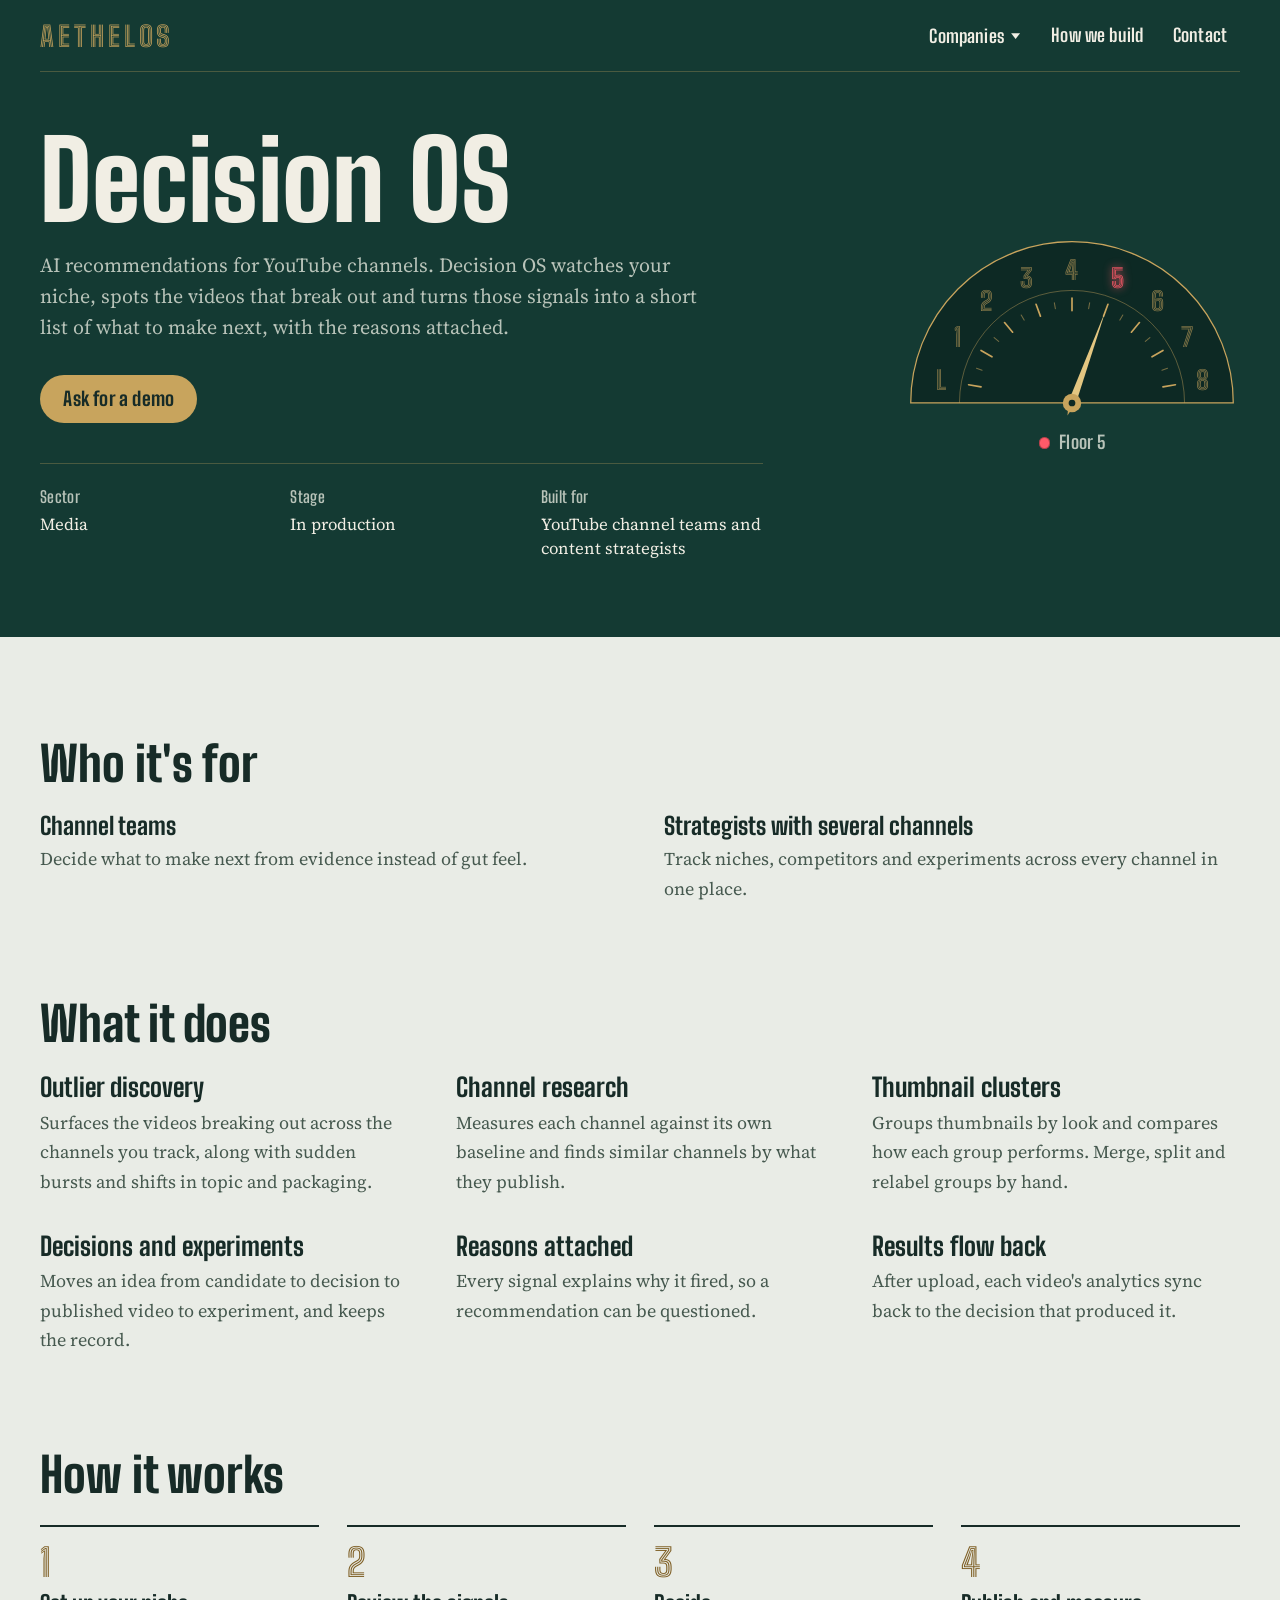
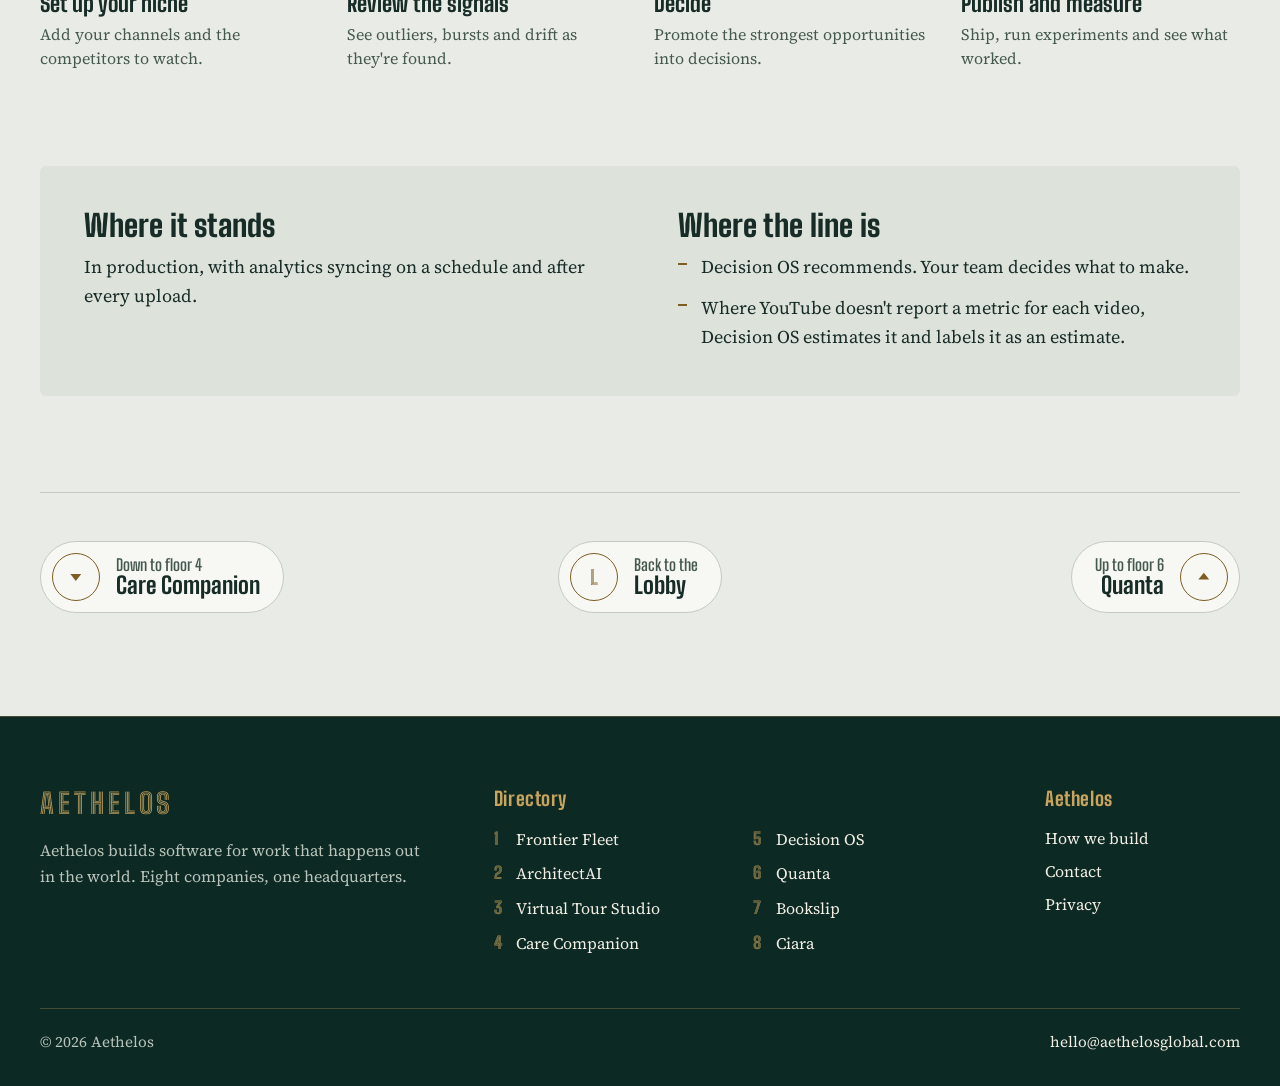
<file: decision-os.html>
<!doctype html>
<html lang="en" class="no-js">
<head>
<meta charset="utf-8">
<meta name="viewport" content="width=device-width, initial-scale=1">
<title>Decision OS | Floor 5 at Aethelos</title>
<meta name="description" content="Decision OS watches a YouTube niche, spots breakout videos and turns the signals into recommendations for what to make next, with the reasons attached. On floor 5 at Aethelos.">
<link rel="canonical" href="https://aethelosglobal.com/decision-os.html">
<meta name="theme-color" content="#143a33">
<link rel="icon" href="assets/img/favicon.svg" type="image/svg+xml">
<link rel="apple-touch-icon" href="assets/img/apple-touch-icon.png">
<link rel="preload" href="assets/fonts/big-shoulders.woff2" as="font" type="font/woff2" crossorigin>
<link rel="preload" href="assets/fonts/source-serif-4.woff2" as="font" type="font/woff2" crossorigin>
<link rel="stylesheet" href="assets/css/site.css">
<meta property="og:type" content="website">
<meta property="og:site_name" content="Aethelos">
<meta property="og:title" content="Decision OS | Floor 5 at Aethelos">
<meta property="og:description" content="Decision OS watches a YouTube niche, spots breakout videos and turns the signals into recommendations for what to make next, with the reasons attached. On floor 5 at Aethelos.">
<meta property="og:url" content="https://aethelosglobal.com/decision-os.html">
<meta property="og:image" content="https://aethelosglobal.com/assets/img/og.png">
<meta property="og:image:width" content="1200">
<meta property="og:image:height" content="630">
<meta property="og:image:alt" content="The Aethelos floor dial above the words Eight companies under one roof.">
<meta name="twitter:card" content="summary_large_image">
<script>document.documentElement.className = "js";</script>
<script src="assets/js/site.js" defer></script>
</head>
<body>
<a class="skip-link" href="#main">Skip to content</a>
<header class="site-header">
  <div class="wrap site-header__bar">
    <a class="wordmark" href="index.html" aria-label="Aethelos home">AETHELOS</a>
    <nav class="site-nav" aria-label="Main">
      <a class="nav-link" href="index.html#directory" data-menu-fallback>Companies</a>
      <button class="nav-toggle" type="button" data-menu-toggle aria-expanded="false" aria-controls="floors-menu" hidden>
        <span class="nav-toggle__long">Companies</span><span class="nav-toggle__short">Menu</span>
        <svg class="nav-toggle__caret" viewBox="0 0 10 10" aria-hidden="true"><path d="M1 3h8L5 8z"/></svg>
      </button>
      <a class="nav-link" href="index.html#how-we-build">How we build</a>
      <a class="nav-link" href="contact.html">Contact</a>
    </nav>
    <div class="floors" id="floors-menu" hidden>
      <ol class="floors__list">
        <li><a href="index.html"><span class="floor-btn" aria-hidden="true">L</span>Lobby</a></li><li><a href="frontier-fleet.html"><span class="floor-btn" aria-hidden="true">1</span><span><span class="sr-only">Floor 1: </span>Frontier Fleet</span></a></li><li><a href="architectai.html"><span class="floor-btn" aria-hidden="true">2</span><span><span class="sr-only">Floor 2: </span>ArchitectAI</span></a></li><li><a href="virtual-tour-studio.html"><span class="floor-btn" aria-hidden="true">3</span><span><span class="sr-only">Floor 3: </span>Virtual Tour Studio</span></a></li><li><a href="care-companion.html"><span class="floor-btn" aria-hidden="true">4</span><span><span class="sr-only">Floor 4: </span>Care Companion</span></a></li><li><a href="decision-os.html" aria-current="page"><span class="floor-btn" aria-hidden="true">5</span><span><span class="sr-only">Floor 5: </span>Decision OS</span></a></li><li><a href="quanta.html"><span class="floor-btn" aria-hidden="true">6</span><span><span class="sr-only">Floor 6: </span>Quanta</span></a></li><li><a href="bookslip.html"><span class="floor-btn" aria-hidden="true">7</span><span><span class="sr-only">Floor 7: </span>Bookslip</span></a></li><li><a href="ciara.html"><span class="floor-btn" aria-hidden="true">8</span><span><span class="sr-only">Floor 8: </span>Ciara</span></a></li>
      </ol>
      <div class="floors__more">
        <a href="index.html#how-we-build">How we build</a>
        <a href="contact.html">Contact</a>
      </div>
    </div>
  </div>
</header>
<main id="main">
  <section class="lobby" aria-labelledby="page-title">
    <div class="wrap floor-hero">
      <div>
        <h1 id="page-title">Decision OS</h1>
        <p class="lede">AI recommendations for YouTube channels. Decision OS watches your niche, spots the videos that break out and turns those signals into a short list of what to make next, with the reasons attached.</p>
        <div class="actions"><a class="btn btn--brass" href="contact.html?company=decision-os&amp;topic=demo">Ask for a demo</a></div>
        <dl class="facts">
          <div><dt>Sector</dt><dd>Media</dd></div>
          <div><dt>Stage</dt><dd>In production</dd></div>
          <div><dt>Built for</dt><dd>YouTube channel teams and content strategists</dd></div>
        </dl>
      </div>
      <figure class="dial floor-hero__dial" data-dial data-floor="5" style="--lit:#FF5A69">
        <svg viewBox="0 0 400 218" aria-hidden="true" focusable="false"><path class="dial__plate" d="M8 200A192 192 0 0 1 392 200Z"/><path class="dial__ring" d="M66 200A134 134 0 0 1 334 200"/><path class="dial__ticks" d="M91.7 180.9L76.9 178.3M104.7 145.0L91.7 137.5M129.3 115.7L119.7 104.2M162.4 96.6L157.2 82.5M200.0 90.0L200.0 75.0M237.6 96.6L242.8 82.5M270.7 115.7L280.3 104.2M295.3 145.0L308.3 137.5M308.3 180.9L323.1 178.3"/><path class="dial__ticks dial__ticks--minor" d="M92.9 161.0L86.3 158.6M112.7 126.7L107.3 122.2M143.0 101.3L139.5 95.2M180.2 87.7L179.0 80.8M219.8 87.7L221.0 80.8M257.0 101.3L260.5 95.2M287.3 126.7L292.7 122.2M307.1 161.0L313.7 158.6"/><text class="dial__num" data-n="0" x="44.4" y="172.6" text-anchor="middle" dominant-baseline="central">L</text><text class="dial__num" data-n="1" x="63.2" y="121.0" text-anchor="middle" dominant-baseline="central">1</text><text class="dial__num" data-n="2" x="98.4" y="79.0" text-anchor="middle" dominant-baseline="central">2</text><text class="dial__num" data-n="3" x="146.0" y="51.5" text-anchor="middle" dominant-baseline="central">3</text><text class="dial__num" data-n="4" x="200.0" y="42.0" text-anchor="middle" dominant-baseline="central">4</text><text class="dial__num is-lit" data-n="5" x="254.0" y="51.5" text-anchor="middle" dominant-baseline="central">5</text><text class="dial__num" data-n="6" x="301.6" y="79.0" text-anchor="middle" dominant-baseline="central">6</text><text class="dial__num" data-n="7" x="336.8" y="121.0" text-anchor="middle" dominant-baseline="central">7</text><text class="dial__num" data-n="8" x="355.6" y="172.6" text-anchor="middle" dominant-baseline="central">8</text><g class="dial__needle" style="--angle:20deg"><path class="dial__needle-tail" d="M196 200L200 216L204 200Z"/><path class="dial__needle-blade" d="M195.4 200L200 82L204.6 200Z"/></g><circle class="dial__hub" cx="200" cy="200" r="11"/><circle class="dial__hub-cap" cx="200" cy="200" r="4"/></svg>
        <figcaption class="dial__caption"><span class="lamp" style="--accent:#D90429;--accent-lit:#FF5A69" aria-hidden="true"></span>Floor 5</figcaption>
      </figure>
    </div>
  </section>

  <div class="section">
    <div class="wrap">
      <section class="block" aria-labelledby="who">
        <h2 class="block__title" id="who">Who it's for</h2>
        <ul class="audience"><li><h3>Channel teams</h3><p>Decide what to make next from evidence instead of gut feel.</p></li><li><h3>Strategists with several channels</h3><p>Track niches, competitors and experiments across every channel in one place.</p></li></ul>
      </section>

      <section class="block" aria-labelledby="what">
        <div>
          <h2 class="block__title" id="what">What it does</h2>
          <ul class="features"><li class="feature"><h3>Outlier discovery</h3><p>Surfaces the videos breaking out across the channels you track, along with sudden bursts and shifts in topic and packaging.</p></li><li class="feature"><h3>Channel research</h3><p>Measures each channel against its own baseline and finds similar channels by what they publish.</p></li><li class="feature"><h3>Thumbnail clusters</h3><p>Groups thumbnails by look and compares how each group performs. Merge, split and relabel groups by hand.</p></li><li class="feature"><h3>Decisions and experiments</h3><p>Moves an idea from candidate to decision to published video to experiment, and keeps the record.</p></li><li class="feature"><h3>Reasons attached</h3><p>Every signal explains why it fired, so a recommendation can be questioned.</p></li><li class="feature"><h3>Results flow back</h3><p>After upload, each video&#x27;s analytics sync back to the decision that produced it.</p></li></ul>
        </div>
      </section>

      <section class="block" aria-labelledby="how">
        <h2 class="block__title" id="how">How it works</h2>
        <ol class="steps"><li><h3>Set up your niche</h3><p>Add your channels and the competitors to watch.</p></li><li><h3>Review the signals</h3><p>See outliers, bursts and drift as they&#x27;re found.</p></li><li><h3>Decide</h3><p>Promote the strongest opportunities into decisions.</p></li><li><h3>Publish and measure</h3><p>Ship, run experiments and see what worked.</p></li></ol>
      </section>
      <section class="block standing" aria-label="Where it stands">
        <div>
          <h2>Where it stands</h2>
          <p>In production, with analytics syncing on a schedule and after every upload.</p>
        </div>
        <div>
          <h2>Where the line is</h2>
          <ul class="limits"><li>Decision OS recommends. Your team decides what to make.</li><li>Where YouTube doesn&#x27;t report a metric for each video, Decision OS estimates it and labels it as an estimate.</li></ul>
        </div>
      </section>

      <nav class="lift" aria-label="Other floors">
        <a class="lift__down" href="care-companion.html"><span class="lift__call"><svg viewBox="0 0 10 10" aria-hidden="true"><path d="M1 3h8L5 8z"/></svg></span><span class="lift__text"><small>Down to floor 4</small><span>Care Companion</span></span></a><a class="lift__lobby" href="index.html"><span class="lift__call lift__call--lobby" aria-hidden="true">L</span><span class="lift__text"><small>Back to the</small><span>Lobby</span></span></a><a class="lift__up" href="quanta.html"><span class="lift__call"><svg viewBox="0 0 10 10" aria-hidden="true"><path d="M1 7h8L5 2z"/></svg></span><span class="lift__text"><small>Up to floor 6</small><span>Quanta</span></span></a>
      </nav>
    </div>
  </div>
</main>
<footer class="site-footer">
  <div class="wrap">
    <div class="footer__grid">
      <div class="footer__about">
        <a class="wordmark" href="index.html" aria-label="Aethelos home">AETHELOS</a>
        <p>Aethelos builds software for work that happens out in the world. Eight companies, one headquarters.</p>
      </div>
      <nav aria-labelledby="footer-directory">
        <h2 id="footer-directory">Directory</h2>
        <ol class="footer__dir"><li><a href="frontier-fleet.html"><span class="n" aria-hidden="true">1</span>Frontier Fleet</a></li><li><a href="architectai.html"><span class="n" aria-hidden="true">2</span>ArchitectAI</a></li><li><a href="virtual-tour-studio.html"><span class="n" aria-hidden="true">3</span>Virtual Tour Studio</a></li><li><a href="care-companion.html"><span class="n" aria-hidden="true">4</span>Care Companion</a></li><li><a href="decision-os.html"><span class="n" aria-hidden="true">5</span>Decision OS</a></li><li><a href="quanta.html"><span class="n" aria-hidden="true">6</span>Quanta</a></li><li><a href="bookslip.html"><span class="n" aria-hidden="true">7</span>Bookslip</a></li><li><a href="ciara.html"><span class="n" aria-hidden="true">8</span>Ciara</a></li></ol>
      </nav>
      <nav aria-labelledby="footer-company">
        <h2 id="footer-company">Aethelos</h2>
        <ul class="footer__links">
          <li><a href="index.html#how-we-build">How we build</a></li>
          <li><a href="contact.html">Contact</a></li>
          <li><a href="privacy.html">Privacy</a></li>
        </ul>
      </nav>
    </div>
    <div class="footer__base">
      <span>© 2026 Aethelos</span>
      <a href="mailto:hello@aethelosglobal.com">hello@aethelosglobal.com</a>
    </div>
  </div>
</footer>
</body>
</html>
</file>
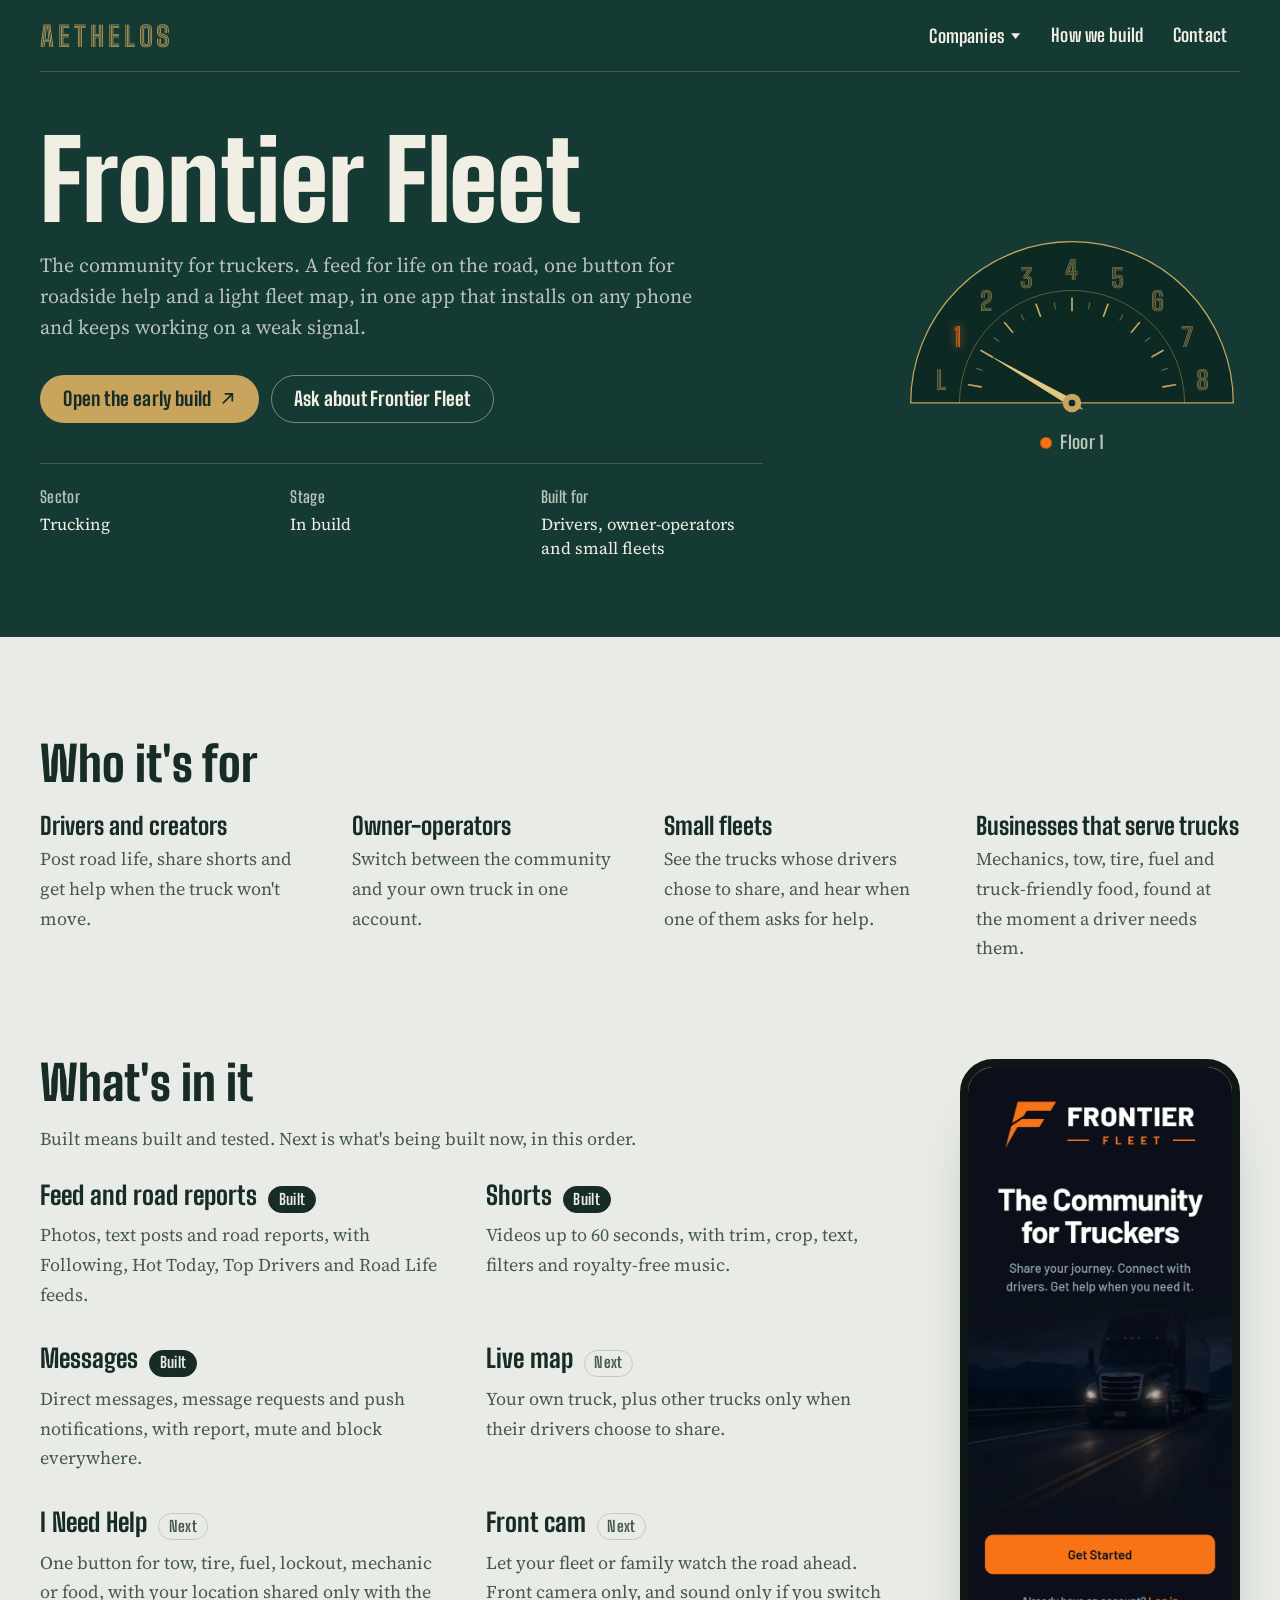
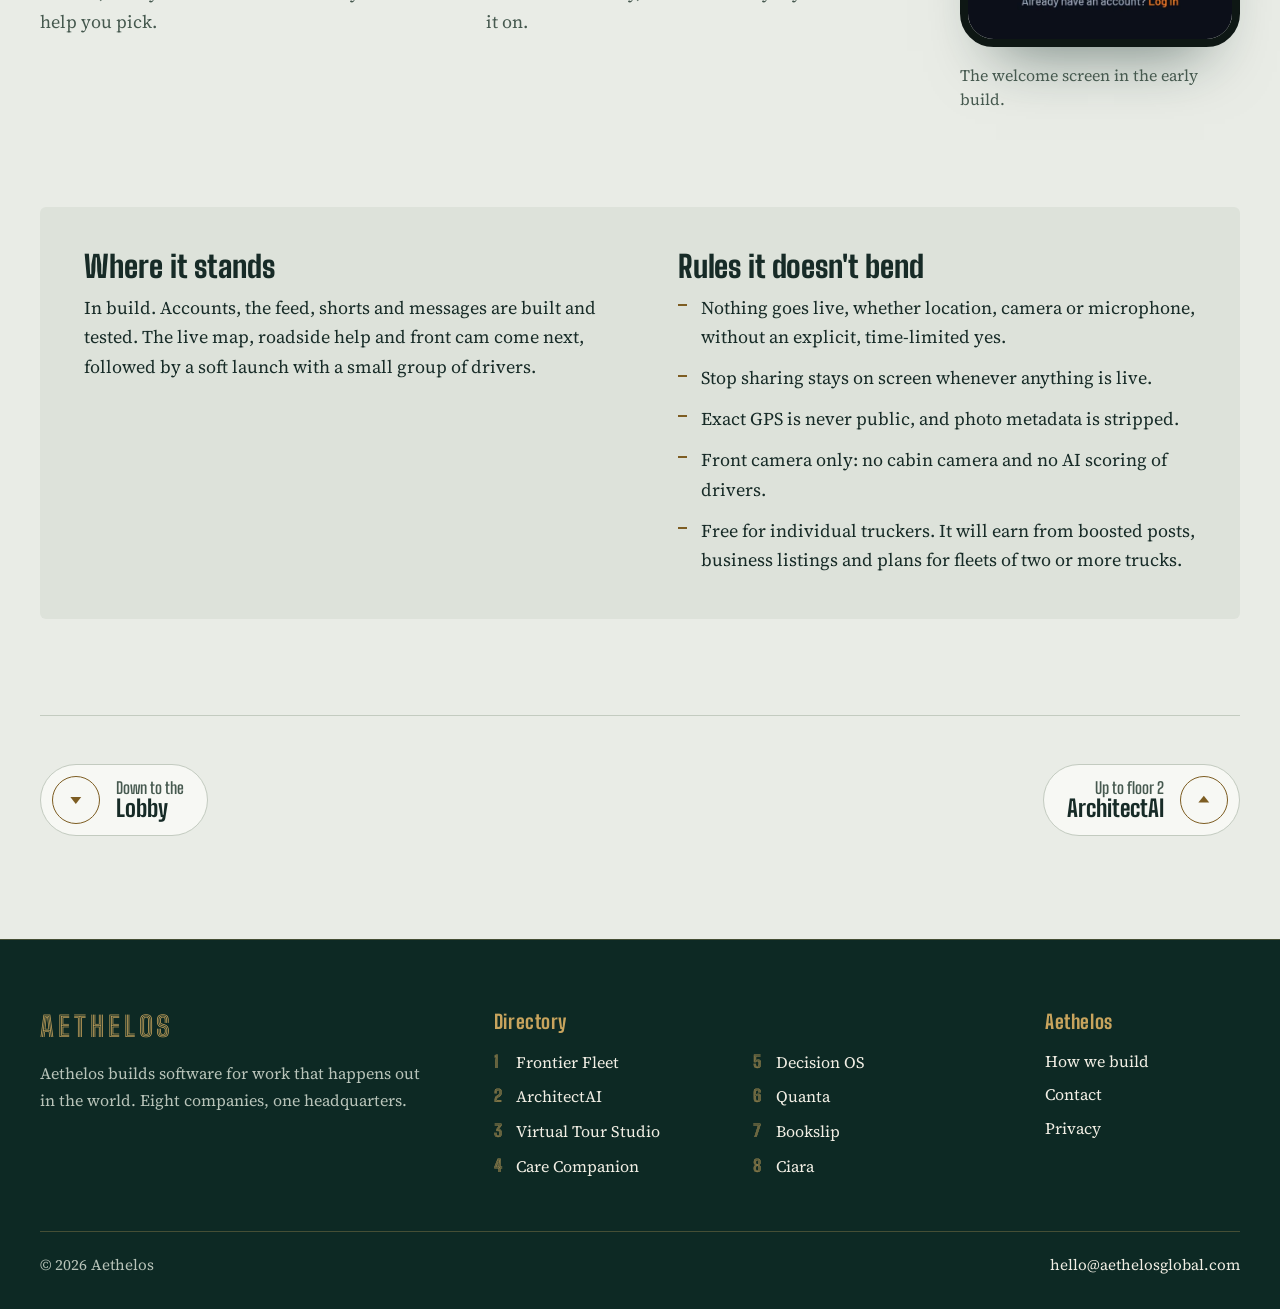
<file: frontier-fleet.html>
<!doctype html>
<html lang="en" class="no-js">
<head>
<meta charset="utf-8">
<meta name="viewport" content="width=device-width, initial-scale=1">
<title>Frontier Fleet | Floor 1 at Aethelos</title>
<meta name="description" content="Frontier Fleet is the community for truckers: a social feed, one-tap roadside help and a light fleet map in one app. On floor 1 at Aethelos.">
<link rel="canonical" href="https://aethelosglobal.com/frontier-fleet.html">
<meta name="theme-color" content="#143a33">
<link rel="icon" href="assets/img/favicon.svg" type="image/svg+xml">
<link rel="apple-touch-icon" href="assets/img/apple-touch-icon.png">
<link rel="preload" href="assets/fonts/big-shoulders.woff2" as="font" type="font/woff2" crossorigin>
<link rel="preload" href="assets/fonts/source-serif-4.woff2" as="font" type="font/woff2" crossorigin>
<link rel="stylesheet" href="assets/css/site.css">
<meta property="og:type" content="website">
<meta property="og:site_name" content="Aethelos">
<meta property="og:title" content="Frontier Fleet | Floor 1 at Aethelos">
<meta property="og:description" content="Frontier Fleet is the community for truckers: a social feed, one-tap roadside help and a light fleet map in one app. On floor 1 at Aethelos.">
<meta property="og:url" content="https://aethelosglobal.com/frontier-fleet.html">
<meta property="og:image" content="https://aethelosglobal.com/assets/img/og.png">
<meta property="og:image:width" content="1200">
<meta property="og:image:height" content="630">
<meta property="og:image:alt" content="The Aethelos floor dial above the words Eight companies under one roof.">
<meta name="twitter:card" content="summary_large_image">
<script>document.documentElement.className = "js";</script>
<script src="assets/js/site.js" defer></script>
</head>
<body>
<a class="skip-link" href="#main">Skip to content</a>
<header class="site-header">
  <div class="wrap site-header__bar">
    <a class="wordmark" href="index.html" aria-label="Aethelos home">AETHELOS</a>
    <nav class="site-nav" aria-label="Main">
      <a class="nav-link" href="index.html#directory" data-menu-fallback>Companies</a>
      <button class="nav-toggle" type="button" data-menu-toggle aria-expanded="false" aria-controls="floors-menu" hidden>
        <span class="nav-toggle__long">Companies</span><span class="nav-toggle__short">Menu</span>
        <svg class="nav-toggle__caret" viewBox="0 0 10 10" aria-hidden="true"><path d="M1 3h8L5 8z"/></svg>
      </button>
      <a class="nav-link" href="index.html#how-we-build">How we build</a>
      <a class="nav-link" href="contact.html">Contact</a>
    </nav>
    <div class="floors" id="floors-menu" hidden>
      <ol class="floors__list">
        <li><a href="index.html"><span class="floor-btn" aria-hidden="true">L</span>Lobby</a></li><li><a href="frontier-fleet.html" aria-current="page"><span class="floor-btn" aria-hidden="true">1</span><span><span class="sr-only">Floor 1: </span>Frontier Fleet</span></a></li><li><a href="architectai.html"><span class="floor-btn" aria-hidden="true">2</span><span><span class="sr-only">Floor 2: </span>ArchitectAI</span></a></li><li><a href="virtual-tour-studio.html"><span class="floor-btn" aria-hidden="true">3</span><span><span class="sr-only">Floor 3: </span>Virtual Tour Studio</span></a></li><li><a href="care-companion.html"><span class="floor-btn" aria-hidden="true">4</span><span><span class="sr-only">Floor 4: </span>Care Companion</span></a></li><li><a href="decision-os.html"><span class="floor-btn" aria-hidden="true">5</span><span><span class="sr-only">Floor 5: </span>Decision OS</span></a></li><li><a href="quanta.html"><span class="floor-btn" aria-hidden="true">6</span><span><span class="sr-only">Floor 6: </span>Quanta</span></a></li><li><a href="bookslip.html"><span class="floor-btn" aria-hidden="true">7</span><span><span class="sr-only">Floor 7: </span>Bookslip</span></a></li><li><a href="ciara.html"><span class="floor-btn" aria-hidden="true">8</span><span><span class="sr-only">Floor 8: </span>Ciara</span></a></li>
      </ol>
      <div class="floors__more">
        <a href="index.html#how-we-build">How we build</a>
        <a href="contact.html">Contact</a>
      </div>
    </div>
  </div>
</header>
<main id="main">
  <section class="lobby" aria-labelledby="page-title">
    <div class="wrap floor-hero">
      <div>
        <h1 id="page-title">Frontier Fleet</h1>
        <p class="lede">The community for truckers. A feed for life on the road, one button for roadside help and a light fleet map, in one app that installs on any phone and keeps working on a weak signal.</p>
        <div class="actions"><a class="btn btn--brass" href="https://frontier-fleet.frontier-fleet.workers.dev" rel="noopener" target="_blank">Open the early build<span class="sr-only"> (opens in a new tab)</span><svg viewBox="0 0 16 16" aria-hidden="true"><path d="M5 3h8v8M13 3 3 13"/></svg></a><a class="btn btn--line" href="contact.html?company=frontier-fleet">Ask about Frontier Fleet</a></div>
        <dl class="facts">
          <div><dt>Sector</dt><dd>Trucking</dd></div>
          <div><dt>Stage</dt><dd>In build</dd></div>
          <div><dt>Built for</dt><dd>Drivers, owner-operators and small fleets</dd></div>
        </dl>
      </div>
      <figure class="dial floor-hero__dial" data-dial data-floor="1" style="--lit:#F97316">
        <svg viewBox="0 0 400 218" aria-hidden="true" focusable="false"><path class="dial__plate" d="M8 200A192 192 0 0 1 392 200Z"/><path class="dial__ring" d="M66 200A134 134 0 0 1 334 200"/><path class="dial__ticks" d="M91.7 180.9L76.9 178.3M104.7 145.0L91.7 137.5M129.3 115.7L119.7 104.2M162.4 96.6L157.2 82.5M200.0 90.0L200.0 75.0M237.6 96.6L242.8 82.5M270.7 115.7L280.3 104.2M295.3 145.0L308.3 137.5M308.3 180.9L323.1 178.3"/><path class="dial__ticks dial__ticks--minor" d="M92.9 161.0L86.3 158.6M112.7 126.7L107.3 122.2M143.0 101.3L139.5 95.2M180.2 87.7L179.0 80.8M219.8 87.7L221.0 80.8M257.0 101.3L260.5 95.2M287.3 126.7L292.7 122.2M307.1 161.0L313.7 158.6"/><text class="dial__num" data-n="0" x="44.4" y="172.6" text-anchor="middle" dominant-baseline="central">L</text><text class="dial__num is-lit" data-n="1" x="63.2" y="121.0" text-anchor="middle" dominant-baseline="central">1</text><text class="dial__num" data-n="2" x="98.4" y="79.0" text-anchor="middle" dominant-baseline="central">2</text><text class="dial__num" data-n="3" x="146.0" y="51.5" text-anchor="middle" dominant-baseline="central">3</text><text class="dial__num" data-n="4" x="200.0" y="42.0" text-anchor="middle" dominant-baseline="central">4</text><text class="dial__num" data-n="5" x="254.0" y="51.5" text-anchor="middle" dominant-baseline="central">5</text><text class="dial__num" data-n="6" x="301.6" y="79.0" text-anchor="middle" dominant-baseline="central">6</text><text class="dial__num" data-n="7" x="336.8" y="121.0" text-anchor="middle" dominant-baseline="central">7</text><text class="dial__num" data-n="8" x="355.6" y="172.6" text-anchor="middle" dominant-baseline="central">8</text><g class="dial__needle" style="--angle:-60deg"><path class="dial__needle-tail" d="M196 200L200 216L204 200Z"/><path class="dial__needle-blade" d="M195.4 200L200 82L204.6 200Z"/></g><circle class="dial__hub" cx="200" cy="200" r="11"/><circle class="dial__hub-cap" cx="200" cy="200" r="4"/></svg>
        <figcaption class="dial__caption"><span class="lamp" style="--accent:#F97316;--accent-lit:#F97316" aria-hidden="true"></span>Floor 1</figcaption>
      </figure>
    </div>
  </section>

  <div class="section">
    <div class="wrap">
      <section class="block" aria-labelledby="who">
        <h2 class="block__title" id="who">Who it's for</h2>
        <ul class="audience"><li><h3>Drivers and creators</h3><p>Post road life, share shorts and get help when the truck won&#x27;t move.</p></li><li><h3>Owner-operators</h3><p>Switch between the community and your own truck in one account.</p></li><li><h3>Small fleets</h3><p>See the trucks whose drivers chose to share, and hear when one of them asks for help.</p></li><li><h3>Businesses that serve trucks</h3><p>Mechanics, tow, tire, fuel and truck-friendly food, found at the moment a driver needs them.</p></li></ul>
      </section>

      <section class="block block--with-phone" aria-labelledby="what">
        <div>
          <h2 class="block__title" id="what">What&#x27;s in it</h2><p class="block__intro">Built means built and tested. Next is what&#x27;s being built now, in this order.</p>
          <ul class="features"><li class="feature"><h3>Feed and road reports<span class="state state--built">Built</span></h3><p>Photos, text posts and road reports, with Following, Hot Today, Top Drivers and Road Life feeds.</p></li><li class="feature"><h3>Shorts<span class="state state--built">Built</span></h3><p>Videos up to 60 seconds, with trim, crop, text, filters and royalty-free music.</p></li><li class="feature"><h3>Messages<span class="state state--built">Built</span></h3><p>Direct messages, message requests and push notifications, with report, mute and block everywhere.</p></li><li class="feature"><h3>Live map<span class="state">Next</span></h3><p>Your own truck, plus other trucks only when their drivers choose to share.</p></li><li class="feature"><h3>I Need Help<span class="state">Next</span></h3><p>One button for tow, tire, fuel, lockout, mechanic or food, with your location shared only with the help you pick.</p></li><li class="feature"><h3>Front cam<span class="state">Next</span></h3><p>Let your fleet or family watch the road ahead. Front camera only, and sound only if you switch it on.</p></li></ul>
        </div>
        <figure class="screen screen--phone">
          <img src="assets/img/frontier-fleet-welcome.webp" width="600" height="1299" alt="Frontier Fleet welcome screen: the Frontier Fleet logo, the words The Community for Truckers, a truck on a highway at night, and a Get Started button." loading="lazy" decoding="async">
          <figcaption>The welcome screen in the early build.</figcaption>
        </figure>
      </section>

      <section class="block standing" aria-label="Where it stands">
        <div>
          <h2>Where it stands</h2>
          <p>In build. Accounts, the feed, shorts and messages are built and tested. The live map, roadside help and front cam come next, followed by a soft launch with a small group of drivers.</p>
        </div>
        <div>
          <h2>Rules it doesn&#x27;t bend</h2>
          <ul class="limits"><li>Nothing goes live, whether location, camera or microphone, without an explicit, time-limited yes.</li><li>Stop sharing stays on screen whenever anything is live.</li><li>Exact GPS is never public, and photo metadata is stripped.</li><li>Front camera only: no cabin camera and no AI scoring of drivers.</li><li>Free for individual truckers. It will earn from boosted posts, business listings and plans for fleets of two or more trucks.</li></ul>
        </div>
      </section>

      <nav class="lift" aria-label="Other floors">
        <a class="lift__down" href="index.html"><span class="lift__call"><svg viewBox="0 0 10 10" aria-hidden="true"><path d="M1 3h8L5 8z"/></svg></span><span class="lift__text"><small>Down to the</small><span>Lobby</span></span></a><a class="lift__up" href="architectai.html"><span class="lift__call"><svg viewBox="0 0 10 10" aria-hidden="true"><path d="M1 7h8L5 2z"/></svg></span><span class="lift__text"><small>Up to floor 2</small><span>ArchitectAI</span></span></a>
      </nav>
    </div>
  </div>
</main>
<footer class="site-footer">
  <div class="wrap">
    <div class="footer__grid">
      <div class="footer__about">
        <a class="wordmark" href="index.html" aria-label="Aethelos home">AETHELOS</a>
        <p>Aethelos builds software for work that happens out in the world. Eight companies, one headquarters.</p>
      </div>
      <nav aria-labelledby="footer-directory">
        <h2 id="footer-directory">Directory</h2>
        <ol class="footer__dir"><li><a href="frontier-fleet.html"><span class="n" aria-hidden="true">1</span>Frontier Fleet</a></li><li><a href="architectai.html"><span class="n" aria-hidden="true">2</span>ArchitectAI</a></li><li><a href="virtual-tour-studio.html"><span class="n" aria-hidden="true">3</span>Virtual Tour Studio</a></li><li><a href="care-companion.html"><span class="n" aria-hidden="true">4</span>Care Companion</a></li><li><a href="decision-os.html"><span class="n" aria-hidden="true">5</span>Decision OS</a></li><li><a href="quanta.html"><span class="n" aria-hidden="true">6</span>Quanta</a></li><li><a href="bookslip.html"><span class="n" aria-hidden="true">7</span>Bookslip</a></li><li><a href="ciara.html"><span class="n" aria-hidden="true">8</span>Ciara</a></li></ol>
      </nav>
      <nav aria-labelledby="footer-company">
        <h2 id="footer-company">Aethelos</h2>
        <ul class="footer__links">
          <li><a href="index.html#how-we-build">How we build</a></li>
          <li><a href="contact.html">Contact</a></li>
          <li><a href="privacy.html">Privacy</a></li>
        </ul>
      </nav>
    </div>
    <div class="footer__base">
      <span>© 2026 Aethelos</span>
      <a href="mailto:hello@aethelosglobal.com">hello@aethelosglobal.com</a>
    </div>
  </div>
</footer>
</body>
</html>
</file>
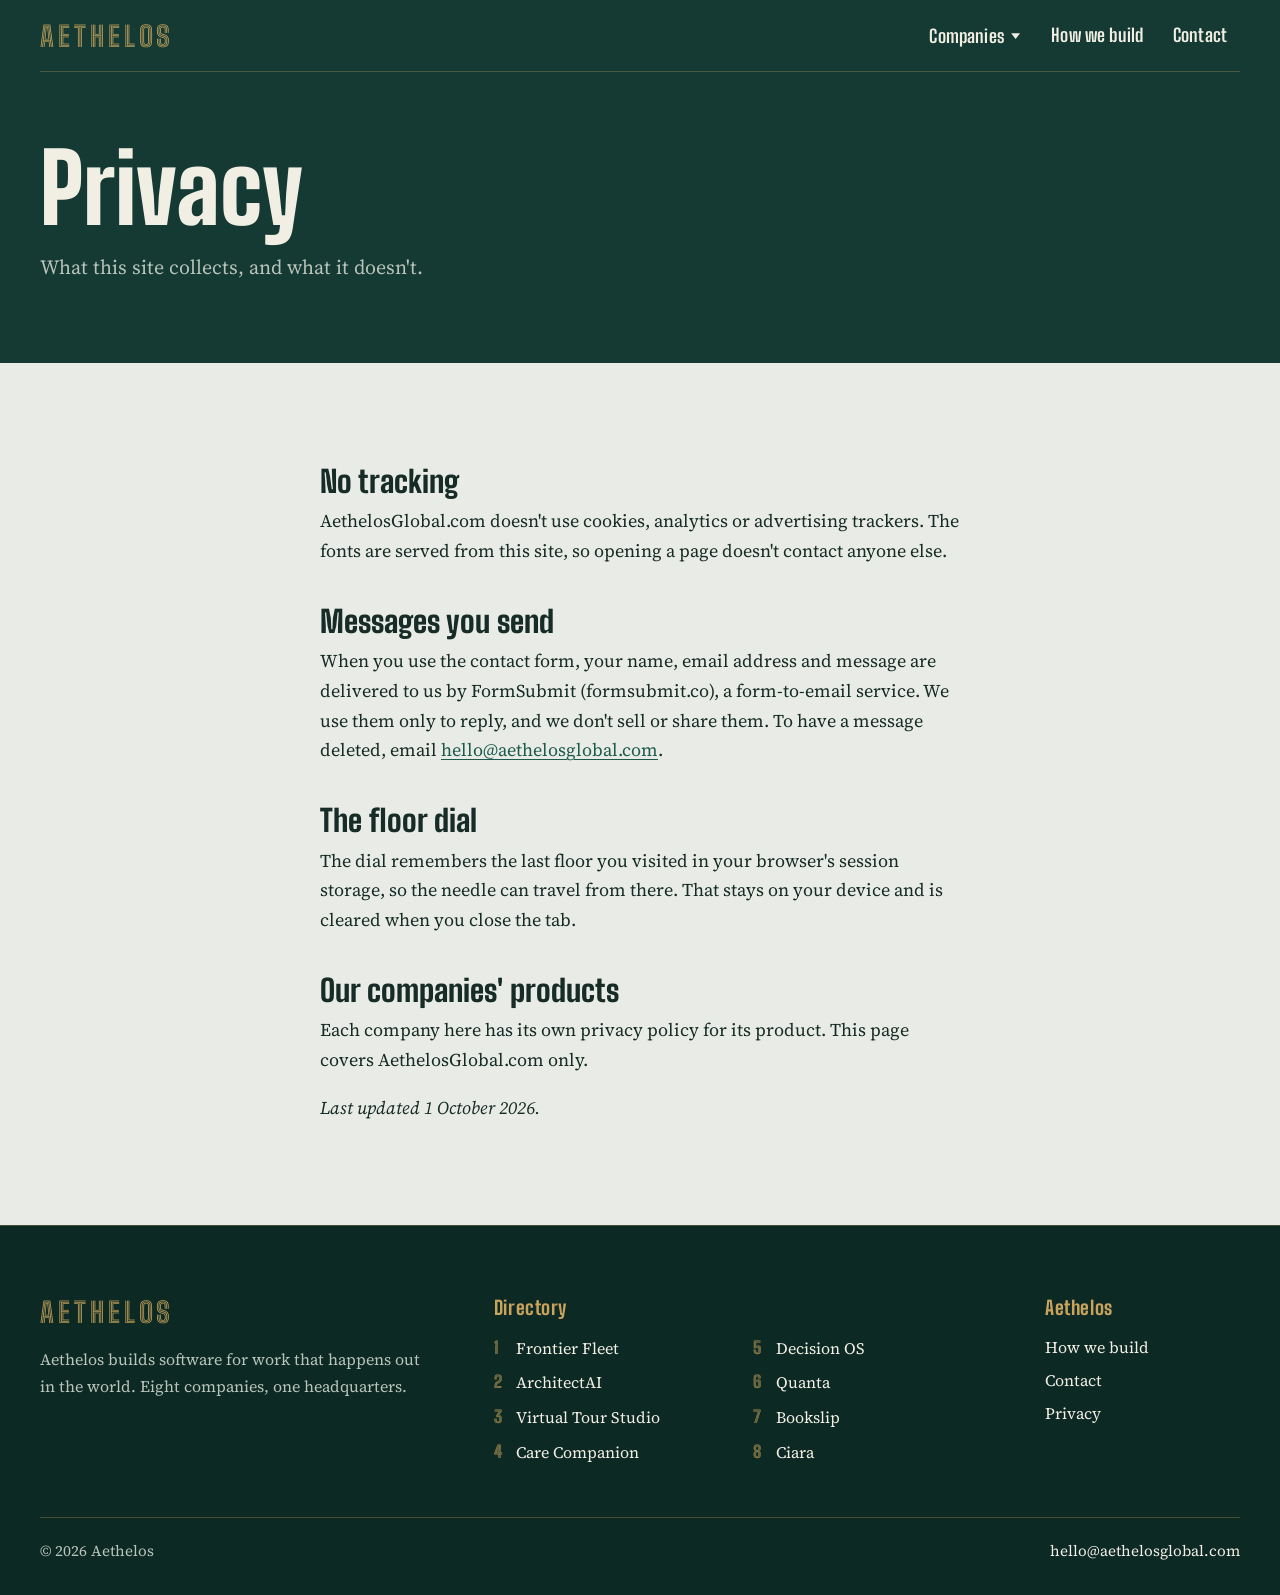
<file: privacy.html>
<!doctype html>
<html lang="en" class="no-js">
<head>
<meta charset="utf-8">
<meta name="viewport" content="width=device-width, initial-scale=1">
<title>Privacy | Aethelos</title>
<meta name="description" content="What AethelosGlobal.com collects, and what it doesn&#x27;t.">
<link rel="canonical" href="https://aethelosglobal.com/privacy.html">
<meta name="theme-color" content="#143a33">
<link rel="icon" href="assets/img/favicon.svg" type="image/svg+xml">
<link rel="apple-touch-icon" href="assets/img/apple-touch-icon.png">
<link rel="preload" href="assets/fonts/big-shoulders.woff2" as="font" type="font/woff2" crossorigin>
<link rel="preload" href="assets/fonts/source-serif-4.woff2" as="font" type="font/woff2" crossorigin>
<link rel="stylesheet" href="assets/css/site.css">
<meta property="og:type" content="website">
<meta property="og:site_name" content="Aethelos">
<meta property="og:title" content="Privacy | Aethelos">
<meta property="og:description" content="What AethelosGlobal.com collects, and what it doesn&#x27;t.">
<meta property="og:url" content="https://aethelosglobal.com/privacy.html">
<meta property="og:image" content="https://aethelosglobal.com/assets/img/og.png">
<meta property="og:image:width" content="1200">
<meta property="og:image:height" content="630">
<meta property="og:image:alt" content="The Aethelos floor dial above the words Eight companies under one roof.">
<meta name="twitter:card" content="summary_large_image">
<script>document.documentElement.className = "js";</script>
<script src="assets/js/site.js" defer></script>
</head>
<body>
<a class="skip-link" href="#main">Skip to content</a>
<header class="site-header">
  <div class="wrap site-header__bar">
    <a class="wordmark" href="index.html" aria-label="Aethelos home">AETHELOS</a>
    <nav class="site-nav" aria-label="Main">
      <a class="nav-link" href="index.html#directory" data-menu-fallback>Companies</a>
      <button class="nav-toggle" type="button" data-menu-toggle aria-expanded="false" aria-controls="floors-menu" hidden>
        <span class="nav-toggle__long">Companies</span><span class="nav-toggle__short">Menu</span>
        <svg class="nav-toggle__caret" viewBox="0 0 10 10" aria-hidden="true"><path d="M1 3h8L5 8z"/></svg>
      </button>
      <a class="nav-link" href="index.html#how-we-build">How we build</a>
      <a class="nav-link" href="contact.html">Contact</a>
    </nav>
    <div class="floors" id="floors-menu" hidden>
      <ol class="floors__list">
        <li><a href="index.html"><span class="floor-btn" aria-hidden="true">L</span>Lobby</a></li><li><a href="frontier-fleet.html"><span class="floor-btn" aria-hidden="true">1</span><span><span class="sr-only">Floor 1: </span>Frontier Fleet</span></a></li><li><a href="architectai.html"><span class="floor-btn" aria-hidden="true">2</span><span><span class="sr-only">Floor 2: </span>ArchitectAI</span></a></li><li><a href="virtual-tour-studio.html"><span class="floor-btn" aria-hidden="true">3</span><span><span class="sr-only">Floor 3: </span>Virtual Tour Studio</span></a></li><li><a href="care-companion.html"><span class="floor-btn" aria-hidden="true">4</span><span><span class="sr-only">Floor 4: </span>Care Companion</span></a></li><li><a href="decision-os.html"><span class="floor-btn" aria-hidden="true">5</span><span><span class="sr-only">Floor 5: </span>Decision OS</span></a></li><li><a href="quanta.html"><span class="floor-btn" aria-hidden="true">6</span><span><span class="sr-only">Floor 6: </span>Quanta</span></a></li><li><a href="bookslip.html"><span class="floor-btn" aria-hidden="true">7</span><span><span class="sr-only">Floor 7: </span>Bookslip</span></a></li><li><a href="ciara.html"><span class="floor-btn" aria-hidden="true">8</span><span><span class="sr-only">Floor 8: </span>Ciara</span></a></li>
      </ol>
      <div class="floors__more">
        <a href="index.html#how-we-build">How we build</a>
        <a href="contact.html">Contact</a>
      </div>
    </div>
  </div>
</header>
<main id="main">
  <section class="lobby" aria-labelledby="page-title">
    <div class="wrap page-hero">
      <h1 id="page-title">Privacy</h1>
      <p class="lede">What this site collects, and what it doesn't.</p>
    </div>
  </section>

  <div class="section">
    <div class="wrap prose">
      <h2>No tracking</h2>
      <p>AethelosGlobal.com doesn't use cookies, analytics or advertising trackers. The fonts are served from this site, so opening a page doesn't contact anyone else.</p>

      <h2>Messages you send</h2>
      <p>When you use the contact form, your name, email address and message are delivered to us by FormSubmit (formsubmit.co), a form-to-email service. We use them only to reply, and we don't sell or share them. To have a message deleted, email <a href="mailto:hello@aethelosglobal.com">hello@aethelosglobal.com</a>.</p>

      <h2>The floor dial</h2>
      <p>The dial remembers the last floor you visited in your browser's session storage, so the needle can travel from there. That stays on your device and is cleared when you close the tab.</p>

      <h2>Our companies' products</h2>
      <p>Each company here has its own privacy policy for its product. This page covers AethelosGlobal.com only.</p>

      <p><em>Last updated 1 October 2026.</em></p>
    </div>
  </div>
</main>
<footer class="site-footer">
  <div class="wrap">
    <div class="footer__grid">
      <div class="footer__about">
        <a class="wordmark" href="index.html" aria-label="Aethelos home">AETHELOS</a>
        <p>Aethelos builds software for work that happens out in the world. Eight companies, one headquarters.</p>
      </div>
      <nav aria-labelledby="footer-directory">
        <h2 id="footer-directory">Directory</h2>
        <ol class="footer__dir"><li><a href="frontier-fleet.html"><span class="n" aria-hidden="true">1</span>Frontier Fleet</a></li><li><a href="architectai.html"><span class="n" aria-hidden="true">2</span>ArchitectAI</a></li><li><a href="virtual-tour-studio.html"><span class="n" aria-hidden="true">3</span>Virtual Tour Studio</a></li><li><a href="care-companion.html"><span class="n" aria-hidden="true">4</span>Care Companion</a></li><li><a href="decision-os.html"><span class="n" aria-hidden="true">5</span>Decision OS</a></li><li><a href="quanta.html"><span class="n" aria-hidden="true">6</span>Quanta</a></li><li><a href="bookslip.html"><span class="n" aria-hidden="true">7</span>Bookslip</a></li><li><a href="ciara.html"><span class="n" aria-hidden="true">8</span>Ciara</a></li></ol>
      </nav>
      <nav aria-labelledby="footer-company">
        <h2 id="footer-company">Aethelos</h2>
        <ul class="footer__links">
          <li><a href="index.html#how-we-build">How we build</a></li>
          <li><a href="contact.html">Contact</a></li>
          <li><a href="privacy.html">Privacy</a></li>
        </ul>
      </nav>
    </div>
    <div class="footer__base">
      <span>© 2026 Aethelos</span>
      <a href="mailto:hello@aethelosglobal.com">hello@aethelosglobal.com</a>
    </div>
  </div>
</footer>
</body>
</html>
</file>
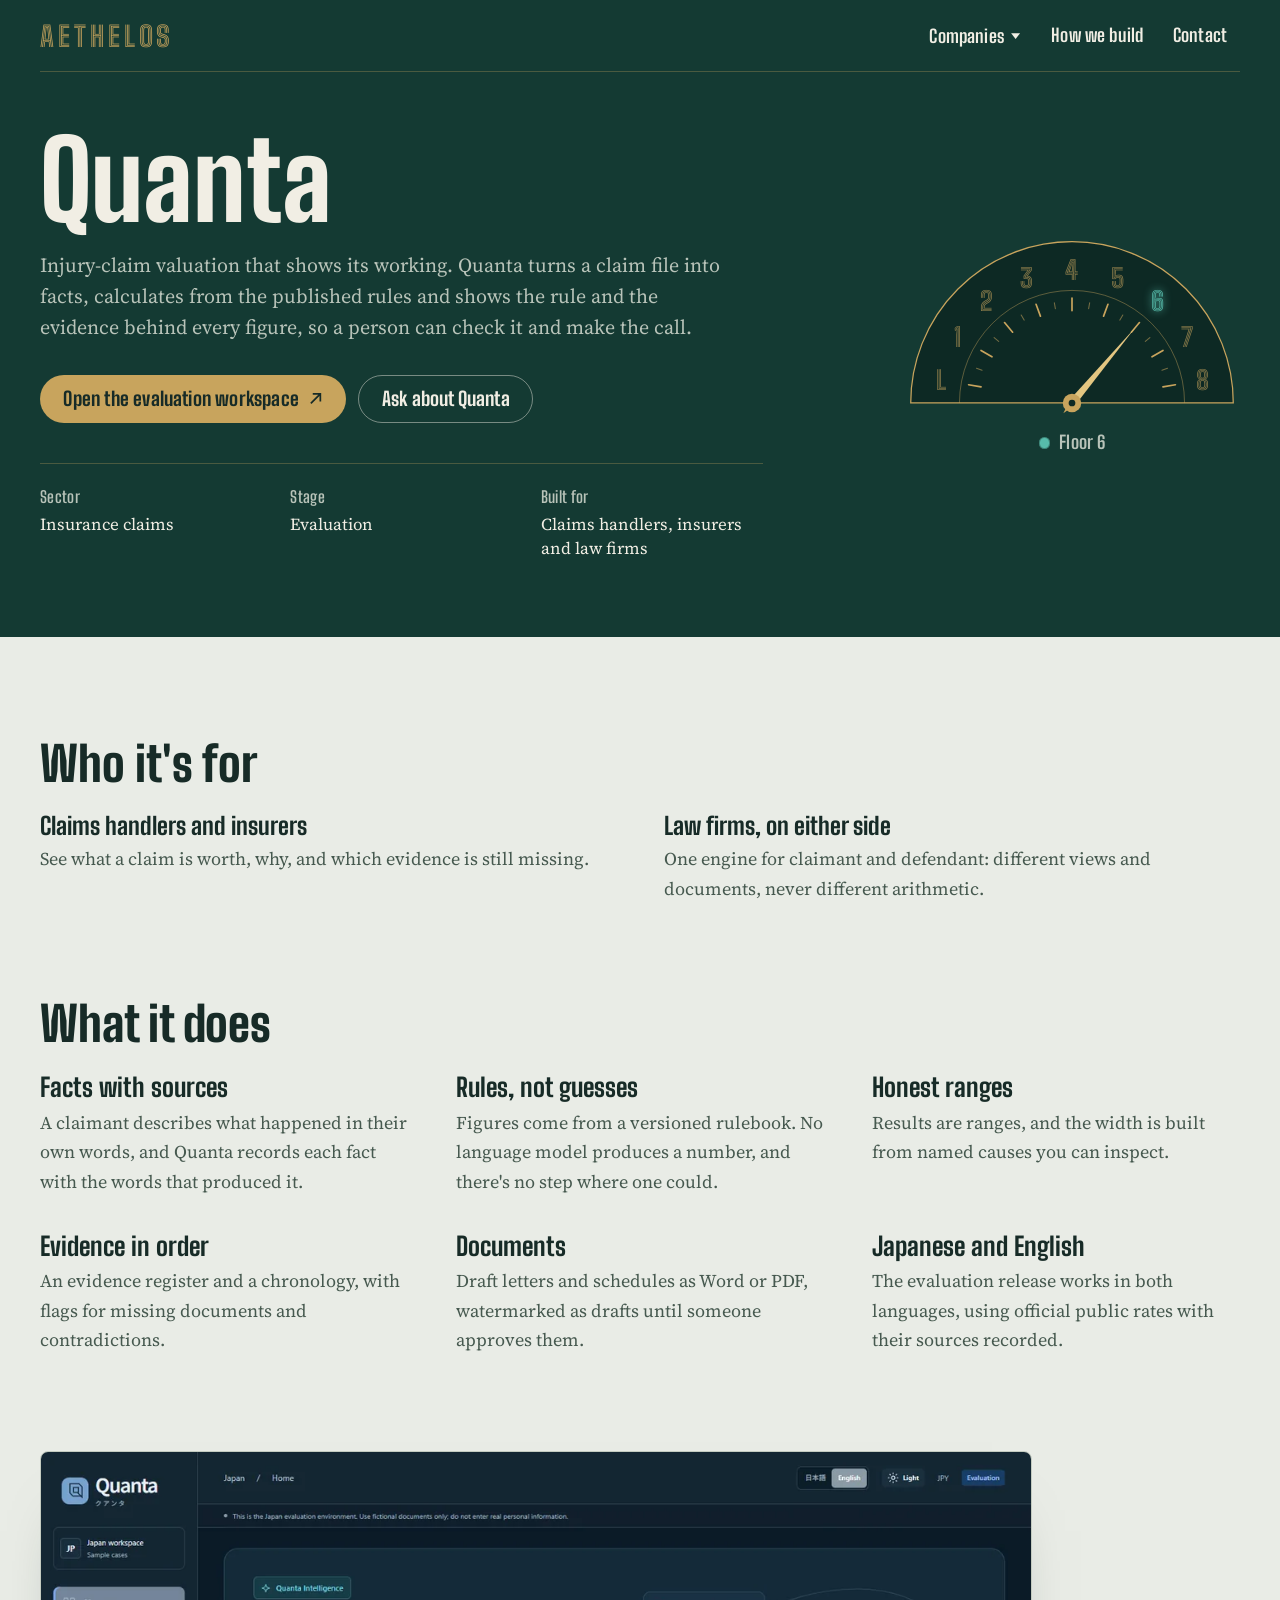
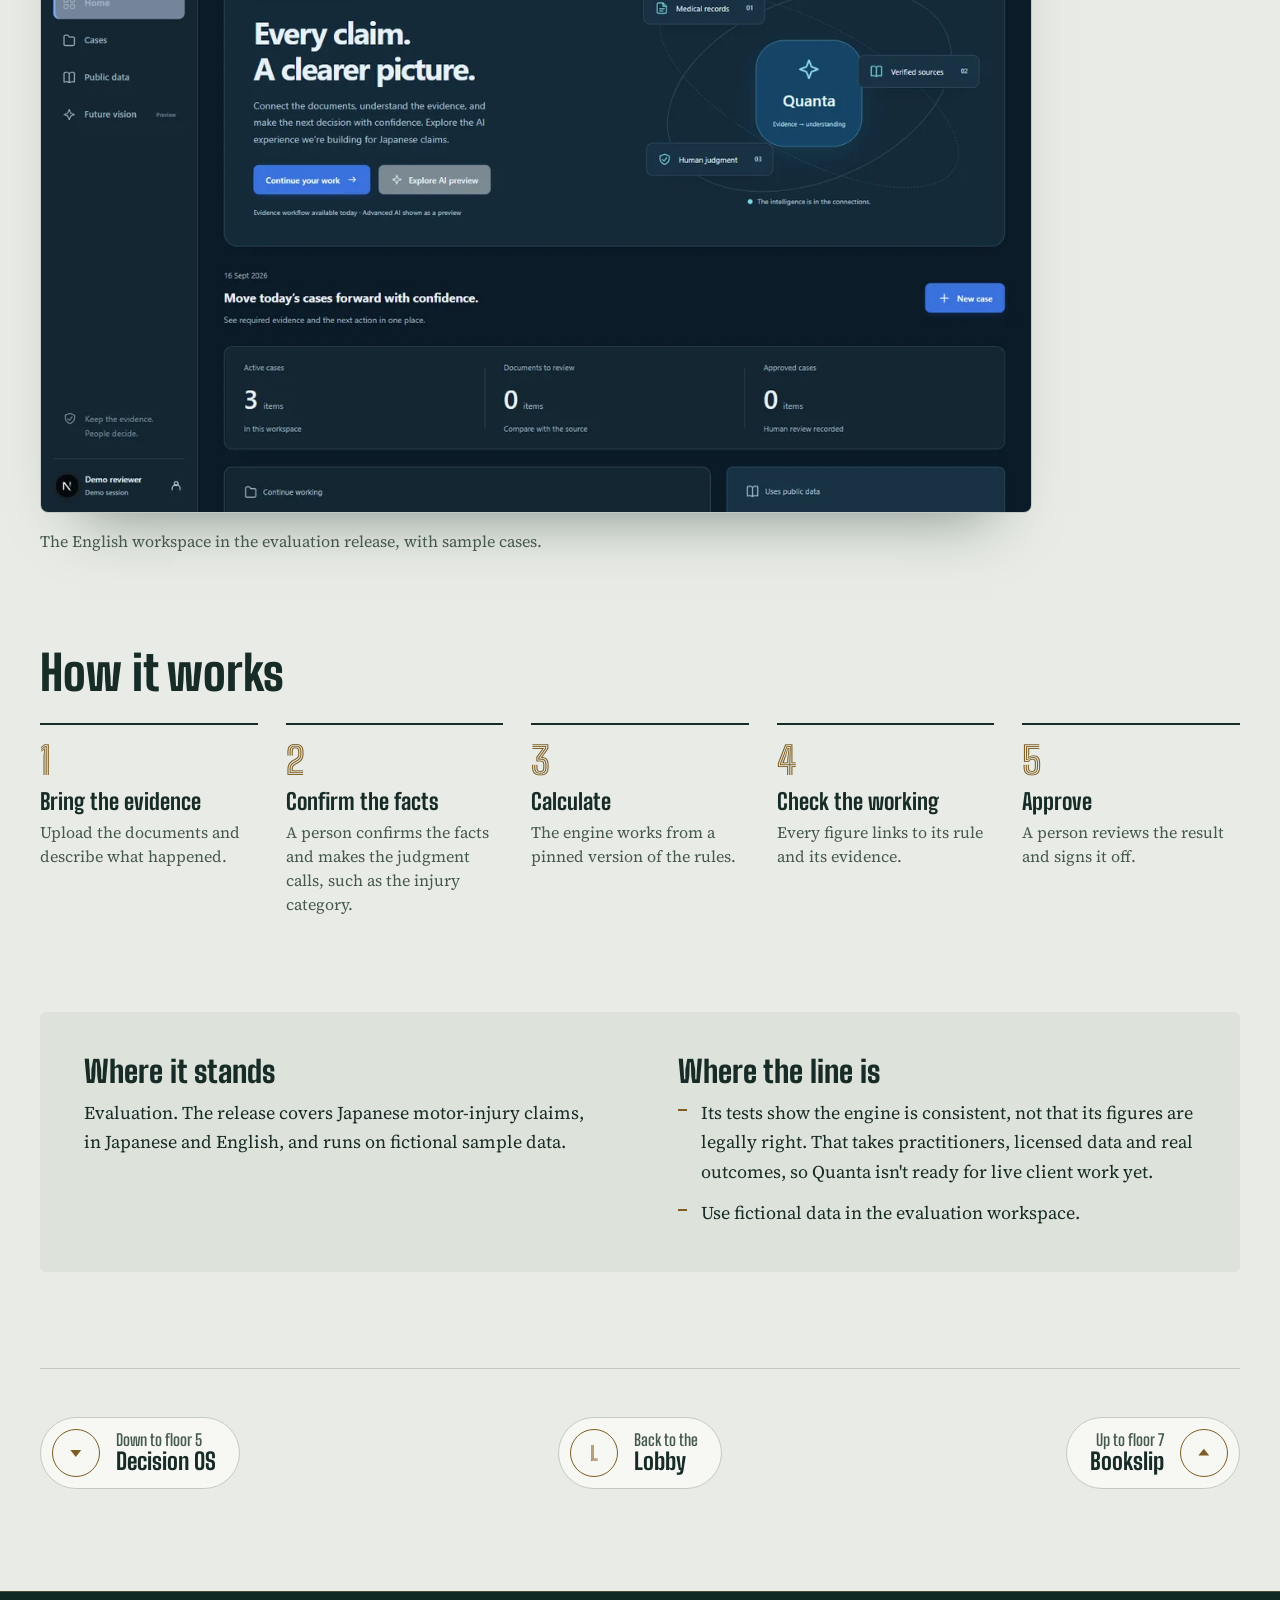
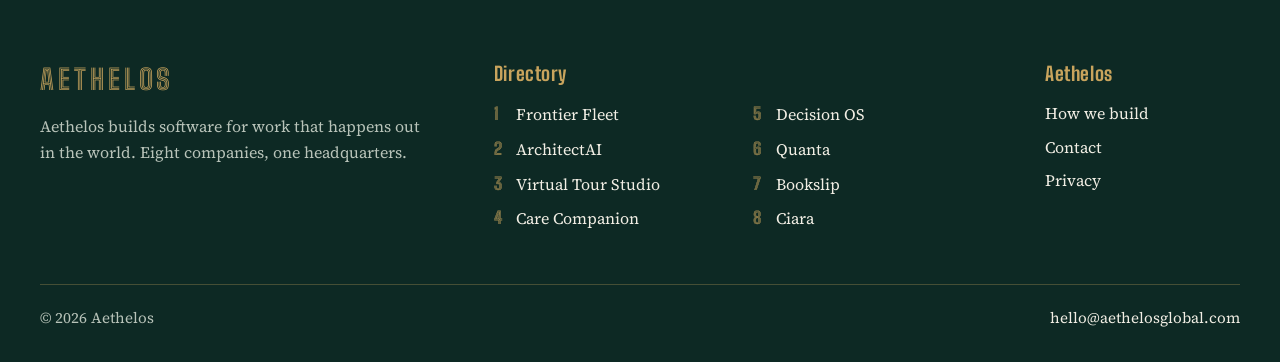
<file: quanta.html>
<!doctype html>
<html lang="en" class="no-js">
<head>
<meta charset="utf-8">
<meta name="viewport" content="width=device-width, initial-scale=1">
<title>Quanta | Floor 6 at Aethelos</title>
<meta name="description" content="Quanta values injury claims from the published rules and shows the rule and evidence behind every figure, so a person can check it. On floor 6 at Aethelos.">
<link rel="canonical" href="https://aethelosglobal.com/quanta.html">
<meta name="theme-color" content="#143a33">
<link rel="icon" href="assets/img/favicon.svg" type="image/svg+xml">
<link rel="apple-touch-icon" href="assets/img/apple-touch-icon.png">
<link rel="preload" href="assets/fonts/big-shoulders.woff2" as="font" type="font/woff2" crossorigin>
<link rel="preload" href="assets/fonts/source-serif-4.woff2" as="font" type="font/woff2" crossorigin>
<link rel="stylesheet" href="assets/css/site.css">
<meta property="og:type" content="website">
<meta property="og:site_name" content="Aethelos">
<meta property="og:title" content="Quanta | Floor 6 at Aethelos">
<meta property="og:description" content="Quanta values injury claims from the published rules and shows the rule and evidence behind every figure, so a person can check it. On floor 6 at Aethelos.">
<meta property="og:url" content="https://aethelosglobal.com/quanta.html">
<meta property="og:image" content="https://aethelosglobal.com/assets/img/og.png">
<meta property="og:image:width" content="1200">
<meta property="og:image:height" content="630">
<meta property="og:image:alt" content="The Aethelos floor dial above the words Eight companies under one roof.">
<meta name="twitter:card" content="summary_large_image">
<script>document.documentElement.className = "js";</script>
<script src="assets/js/site.js" defer></script>
</head>
<body>
<a class="skip-link" href="#main">Skip to content</a>
<header class="site-header">
  <div class="wrap site-header__bar">
    <a class="wordmark" href="index.html" aria-label="Aethelos home">AETHELOS</a>
    <nav class="site-nav" aria-label="Main">
      <a class="nav-link" href="index.html#directory" data-menu-fallback>Companies</a>
      <button class="nav-toggle" type="button" data-menu-toggle aria-expanded="false" aria-controls="floors-menu" hidden>
        <span class="nav-toggle__long">Companies</span><span class="nav-toggle__short">Menu</span>
        <svg class="nav-toggle__caret" viewBox="0 0 10 10" aria-hidden="true"><path d="M1 3h8L5 8z"/></svg>
      </button>
      <a class="nav-link" href="index.html#how-we-build">How we build</a>
      <a class="nav-link" href="contact.html">Contact</a>
    </nav>
    <div class="floors" id="floors-menu" hidden>
      <ol class="floors__list">
        <li><a href="index.html"><span class="floor-btn" aria-hidden="true">L</span>Lobby</a></li><li><a href="frontier-fleet.html"><span class="floor-btn" aria-hidden="true">1</span><span><span class="sr-only">Floor 1: </span>Frontier Fleet</span></a></li><li><a href="architectai.html"><span class="floor-btn" aria-hidden="true">2</span><span><span class="sr-only">Floor 2: </span>ArchitectAI</span></a></li><li><a href="virtual-tour-studio.html"><span class="floor-btn" aria-hidden="true">3</span><span><span class="sr-only">Floor 3: </span>Virtual Tour Studio</span></a></li><li><a href="care-companion.html"><span class="floor-btn" aria-hidden="true">4</span><span><span class="sr-only">Floor 4: </span>Care Companion</span></a></li><li><a href="decision-os.html"><span class="floor-btn" aria-hidden="true">5</span><span><span class="sr-only">Floor 5: </span>Decision OS</span></a></li><li><a href="quanta.html" aria-current="page"><span class="floor-btn" aria-hidden="true">6</span><span><span class="sr-only">Floor 6: </span>Quanta</span></a></li><li><a href="bookslip.html"><span class="floor-btn" aria-hidden="true">7</span><span><span class="sr-only">Floor 7: </span>Bookslip</span></a></li><li><a href="ciara.html"><span class="floor-btn" aria-hidden="true">8</span><span><span class="sr-only">Floor 8: </span>Ciara</span></a></li>
      </ol>
      <div class="floors__more">
        <a href="index.html#how-we-build">How we build</a>
        <a href="contact.html">Contact</a>
      </div>
    </div>
  </div>
</header>
<main id="main">
  <section class="lobby" aria-labelledby="page-title">
    <div class="wrap floor-hero">
      <div>
        <h1 id="page-title">Quanta</h1>
        <p class="lede">Injury-claim valuation that shows its working. Quanta turns a claim file into facts, calculates from the published rules and shows the rule and the evidence behind every figure, so a person can check it and make the call.</p>
        <div class="actions"><a class="btn btn--brass" href="https://web-delta-snowy-gh0j7p1sxe.vercel.app" rel="noopener" target="_blank">Open the evaluation workspace<span class="sr-only"> (opens in a new tab)</span><svg viewBox="0 0 16 16" aria-hidden="true"><path d="M5 3h8v8M13 3 3 13"/></svg></a><a class="btn btn--line" href="contact.html?company=quanta">Ask about Quanta</a></div>
        <dl class="facts">
          <div><dt>Sector</dt><dd>Insurance claims</dd></div>
          <div><dt>Stage</dt><dd>Evaluation</dd></div>
          <div><dt>Built for</dt><dd>Claims handlers, insurers and law firms</dd></div>
        </dl>
      </div>
      <figure class="dial floor-hero__dial" data-dial data-floor="6" style="--lit:#57BCAB">
        <svg viewBox="0 0 400 218" aria-hidden="true" focusable="false"><path class="dial__plate" d="M8 200A192 192 0 0 1 392 200Z"/><path class="dial__ring" d="M66 200A134 134 0 0 1 334 200"/><path class="dial__ticks" d="M91.7 180.9L76.9 178.3M104.7 145.0L91.7 137.5M129.3 115.7L119.7 104.2M162.4 96.6L157.2 82.5M200.0 90.0L200.0 75.0M237.6 96.6L242.8 82.5M270.7 115.7L280.3 104.2M295.3 145.0L308.3 137.5M308.3 180.9L323.1 178.3"/><path class="dial__ticks dial__ticks--minor" d="M92.9 161.0L86.3 158.6M112.7 126.7L107.3 122.2M143.0 101.3L139.5 95.2M180.2 87.7L179.0 80.8M219.8 87.7L221.0 80.8M257.0 101.3L260.5 95.2M287.3 126.7L292.7 122.2M307.1 161.0L313.7 158.6"/><text class="dial__num" data-n="0" x="44.4" y="172.6" text-anchor="middle" dominant-baseline="central">L</text><text class="dial__num" data-n="1" x="63.2" y="121.0" text-anchor="middle" dominant-baseline="central">1</text><text class="dial__num" data-n="2" x="98.4" y="79.0" text-anchor="middle" dominant-baseline="central">2</text><text class="dial__num" data-n="3" x="146.0" y="51.5" text-anchor="middle" dominant-baseline="central">3</text><text class="dial__num" data-n="4" x="200.0" y="42.0" text-anchor="middle" dominant-baseline="central">4</text><text class="dial__num" data-n="5" x="254.0" y="51.5" text-anchor="middle" dominant-baseline="central">5</text><text class="dial__num is-lit" data-n="6" x="301.6" y="79.0" text-anchor="middle" dominant-baseline="central">6</text><text class="dial__num" data-n="7" x="336.8" y="121.0" text-anchor="middle" dominant-baseline="central">7</text><text class="dial__num" data-n="8" x="355.6" y="172.6" text-anchor="middle" dominant-baseline="central">8</text><g class="dial__needle" style="--angle:40deg"><path class="dial__needle-tail" d="M196 200L200 216L204 200Z"/><path class="dial__needle-blade" d="M195.4 200L200 82L204.6 200Z"/></g><circle class="dial__hub" cx="200" cy="200" r="11"/><circle class="dial__hub-cap" cx="200" cy="200" r="4"/></svg>
        <figcaption class="dial__caption"><span class="lamp" style="--accent:#12574F;--accent-lit:#57BCAB" aria-hidden="true"></span>Floor 6</figcaption>
      </figure>
    </div>
  </section>

  <div class="section">
    <div class="wrap">
      <section class="block" aria-labelledby="who">
        <h2 class="block__title" id="who">Who it's for</h2>
        <ul class="audience"><li><h3>Claims handlers and insurers</h3><p>See what a claim is worth, why, and which evidence is still missing.</p></li><li><h3>Law firms, on either side</h3><p>One engine for claimant and defendant: different views and documents, never different arithmetic.</p></li></ul>
      </section>

      <section class="block" aria-labelledby="what">
        <div>
          <h2 class="block__title" id="what">What it does</h2>
          <ul class="features"><li class="feature"><h3>Facts with sources</h3><p>A claimant describes what happened in their own words, and Quanta records each fact with the words that produced it.</p></li><li class="feature"><h3>Rules, not guesses</h3><p>Figures come from a versioned rulebook. No language model produces a number, and there&#x27;s no step where one could.</p></li><li class="feature"><h3>Honest ranges</h3><p>Results are ranges, and the width is built from named causes you can inspect.</p></li><li class="feature"><h3>Evidence in order</h3><p>An evidence register and a chronology, with flags for missing documents and contradictions.</p></li><li class="feature"><h3>Documents</h3><p>Draft letters and schedules as Word or PDF, watermarked as drafts until someone approves them.</p></li><li class="feature"><h3>Japanese and English</h3><p>The evaluation release works in both languages, using official public rates with their sources recorded.</p></li></ul>
        </div>
      </section>

      <div class="block">
        <figure class="screen screen--wide">
          <img src="assets/img/quanta-dashboard.webp" width="1200" height="800" alt="Quanta evaluation workspace in English with the dark theme: a home screen headed Every claim. A clearer picture., with counts of active cases, documents to review and approved cases." loading="lazy" decoding="async">
          <figcaption>The English workspace in the evaluation release, with sample cases.</figcaption>
        </figure>
      </div>
      <section class="block" aria-labelledby="how">
        <h2 class="block__title" id="how">How it works</h2>
        <ol class="steps"><li><h3>Bring the evidence</h3><p>Upload the documents and describe what happened.</p></li><li><h3>Confirm the facts</h3><p>A person confirms the facts and makes the judgment calls, such as the injury category.</p></li><li><h3>Calculate</h3><p>The engine works from a pinned version of the rules.</p></li><li><h3>Check the working</h3><p>Every figure links to its rule and its evidence.</p></li><li><h3>Approve</h3><p>A person reviews the result and signs it off.</p></li></ol>
      </section>
      <section class="block standing" aria-label="Where it stands">
        <div>
          <h2>Where it stands</h2>
          <p>Evaluation. The release covers Japanese motor-injury claims, in Japanese and English, and runs on fictional sample data.</p>
        </div>
        <div>
          <h2>Where the line is</h2>
          <ul class="limits"><li>Its tests show the engine is consistent, not that its figures are legally right. That takes practitioners, licensed data and real outcomes, so Quanta isn&#x27;t ready for live client work yet.</li><li>Use fictional data in the evaluation workspace.</li></ul>
        </div>
      </section>

      <nav class="lift" aria-label="Other floors">
        <a class="lift__down" href="decision-os.html"><span class="lift__call"><svg viewBox="0 0 10 10" aria-hidden="true"><path d="M1 3h8L5 8z"/></svg></span><span class="lift__text"><small>Down to floor 5</small><span>Decision OS</span></span></a><a class="lift__lobby" href="index.html"><span class="lift__call lift__call--lobby" aria-hidden="true">L</span><span class="lift__text"><small>Back to the</small><span>Lobby</span></span></a><a class="lift__up" href="bookslip.html"><span class="lift__call"><svg viewBox="0 0 10 10" aria-hidden="true"><path d="M1 7h8L5 2z"/></svg></span><span class="lift__text"><small>Up to floor 7</small><span>Bookslip</span></span></a>
      </nav>
    </div>
  </div>
</main>
<footer class="site-footer">
  <div class="wrap">
    <div class="footer__grid">
      <div class="footer__about">
        <a class="wordmark" href="index.html" aria-label="Aethelos home">AETHELOS</a>
        <p>Aethelos builds software for work that happens out in the world. Eight companies, one headquarters.</p>
      </div>
      <nav aria-labelledby="footer-directory">
        <h2 id="footer-directory">Directory</h2>
        <ol class="footer__dir"><li><a href="frontier-fleet.html"><span class="n" aria-hidden="true">1</span>Frontier Fleet</a></li><li><a href="architectai.html"><span class="n" aria-hidden="true">2</span>ArchitectAI</a></li><li><a href="virtual-tour-studio.html"><span class="n" aria-hidden="true">3</span>Virtual Tour Studio</a></li><li><a href="care-companion.html"><span class="n" aria-hidden="true">4</span>Care Companion</a></li><li><a href="decision-os.html"><span class="n" aria-hidden="true">5</span>Decision OS</a></li><li><a href="quanta.html"><span class="n" aria-hidden="true">6</span>Quanta</a></li><li><a href="bookslip.html"><span class="n" aria-hidden="true">7</span>Bookslip</a></li><li><a href="ciara.html"><span class="n" aria-hidden="true">8</span>Ciara</a></li></ol>
      </nav>
      <nav aria-labelledby="footer-company">
        <h2 id="footer-company">Aethelos</h2>
        <ul class="footer__links">
          <li><a href="index.html#how-we-build">How we build</a></li>
          <li><a href="contact.html">Contact</a></li>
          <li><a href="privacy.html">Privacy</a></li>
        </ul>
      </nav>
    </div>
    <div class="footer__base">
      <span>© 2026 Aethelos</span>
      <a href="mailto:hello@aethelosglobal.com">hello@aethelosglobal.com</a>
    </div>
  </div>
</footer>
</body>
</html>
</file>
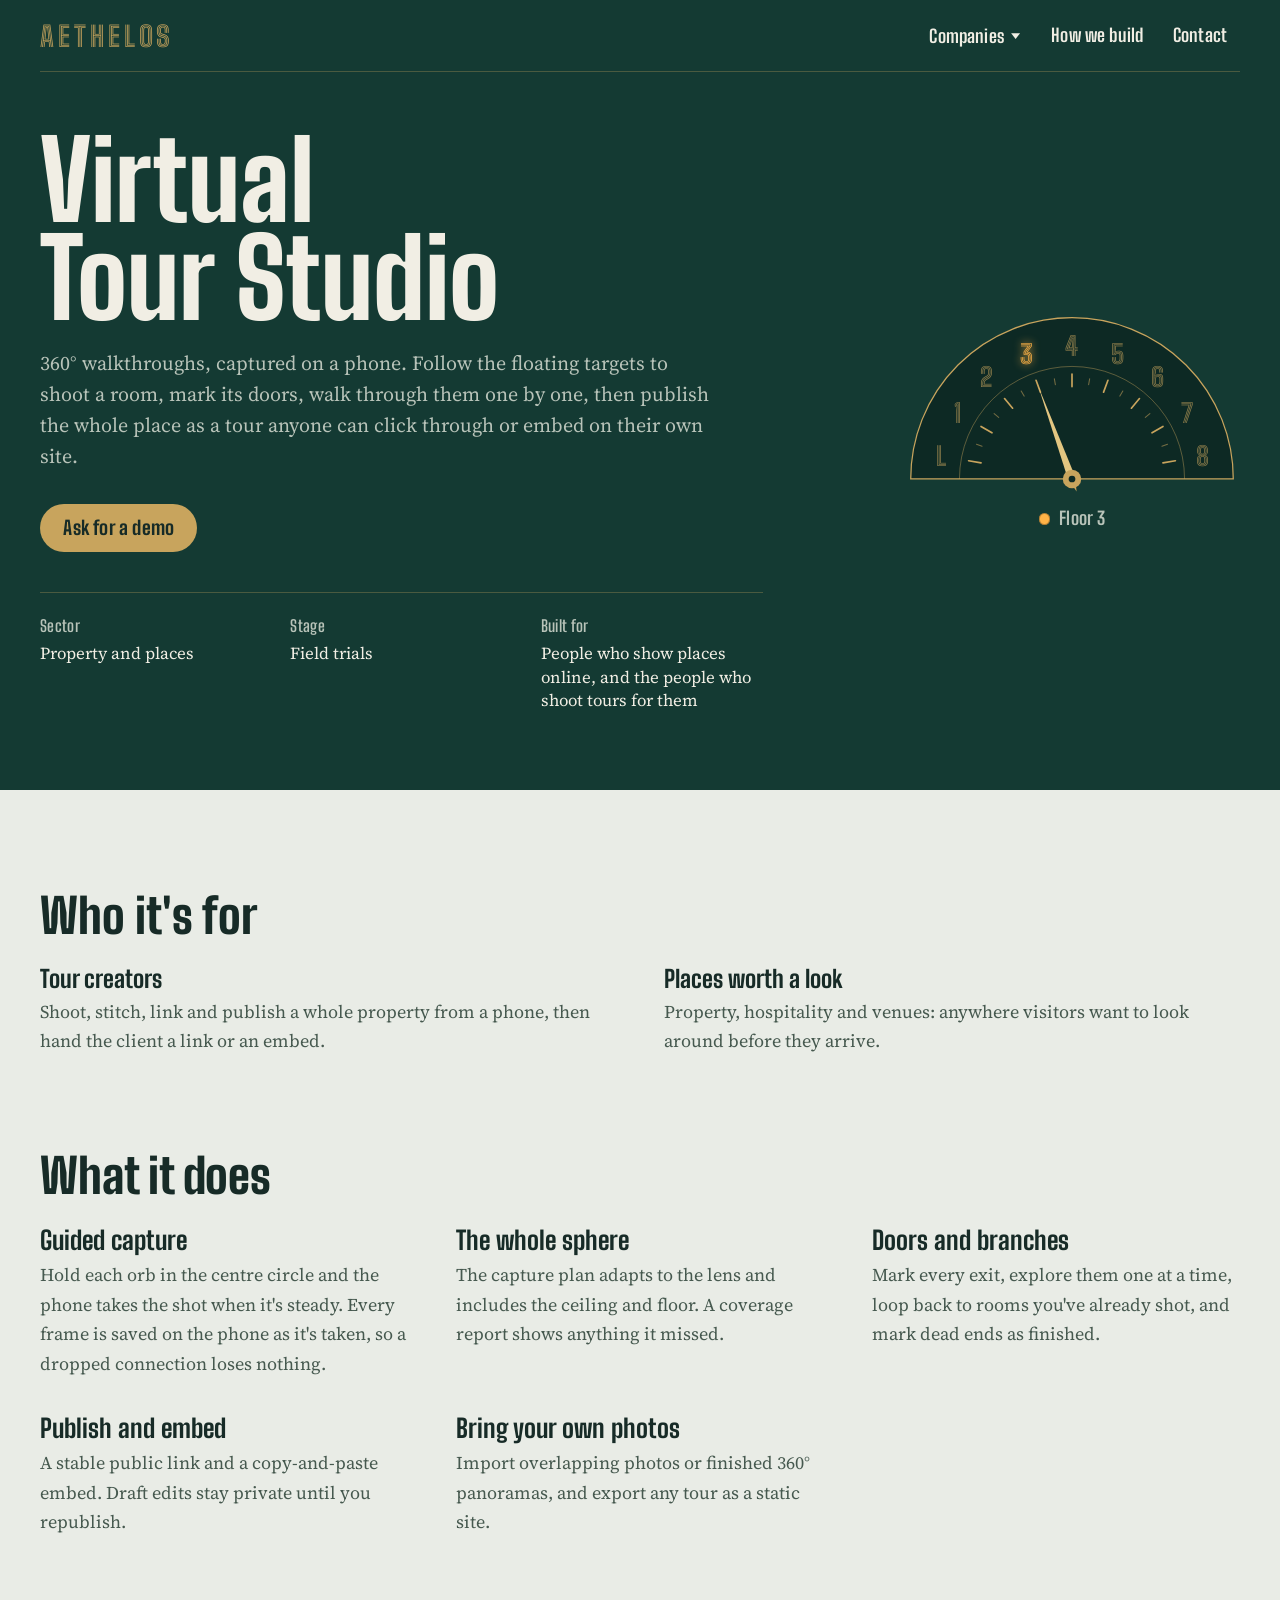
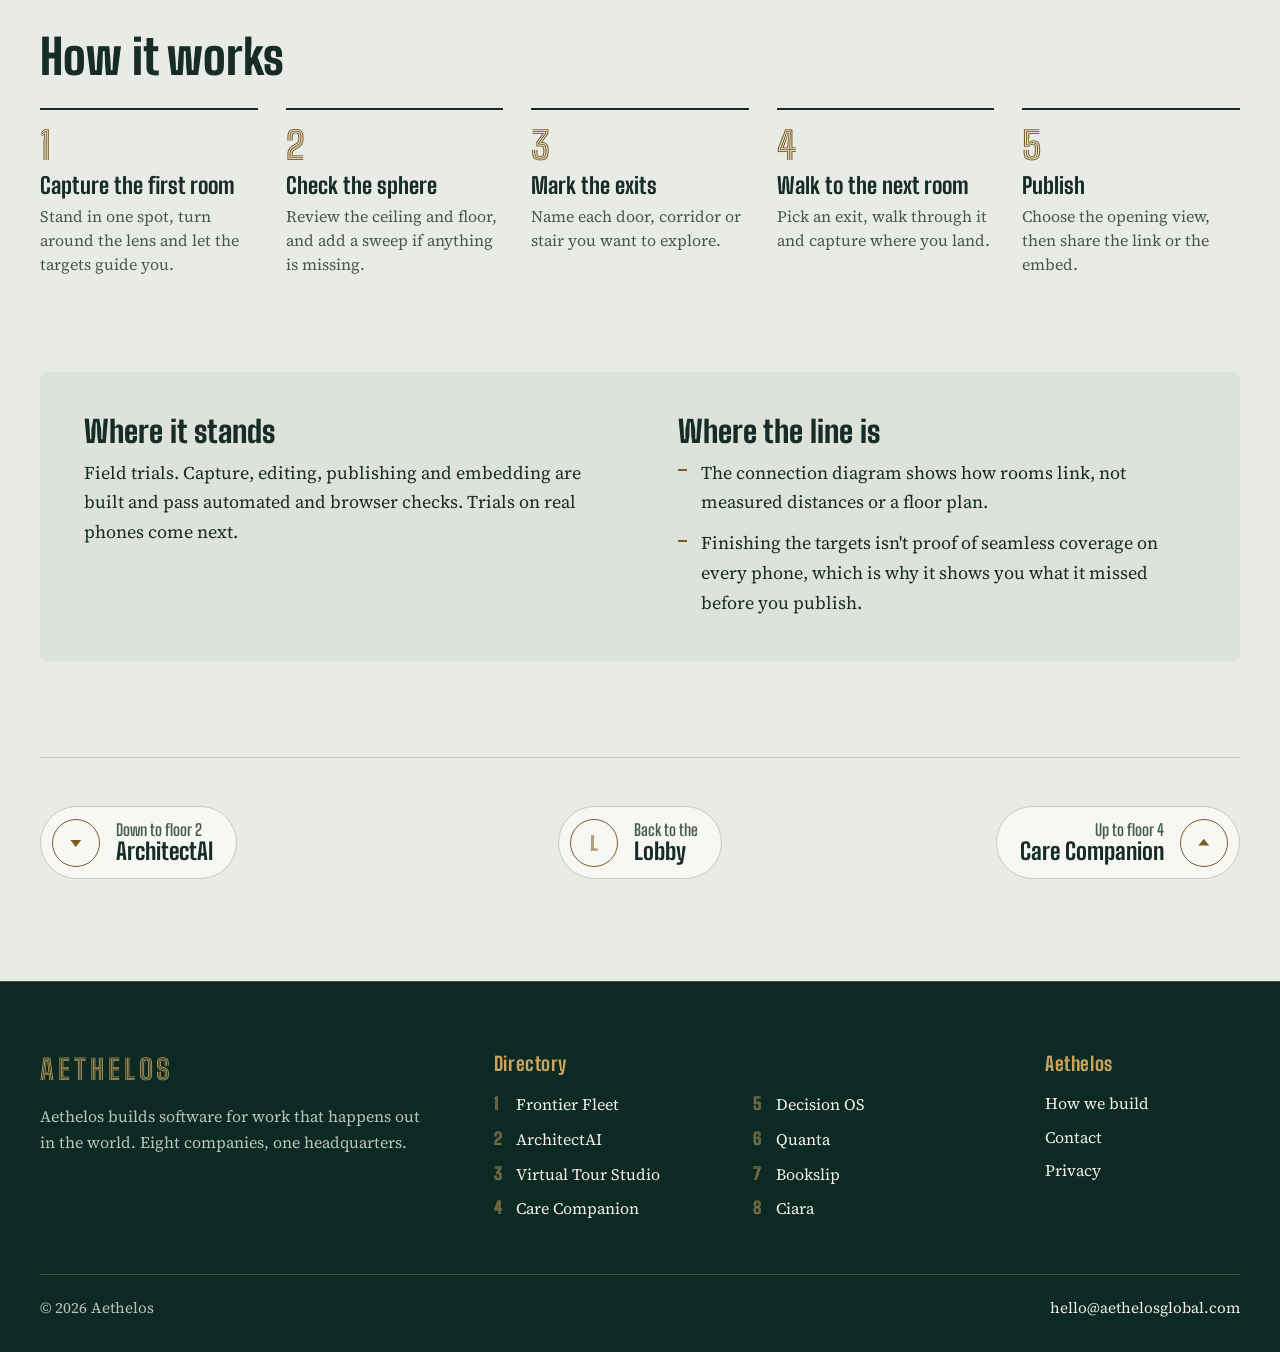
<file: virtual-tour-studio.html>
<!doctype html>
<html lang="en" class="no-js">
<head>
<meta charset="utf-8">
<meta name="viewport" content="width=device-width, initial-scale=1">
<title>Virtual Tour Studio | Floor 3 at Aethelos</title>
<meta name="description" content="Virtual Tour Studio turns a phone into a 360° tour camera: guided capture, linked rooms, and a tour you can publish or embed. On floor 3 at Aethelos.">
<link rel="canonical" href="https://aethelosglobal.com/virtual-tour-studio.html">
<meta name="theme-color" content="#143a33">
<link rel="icon" href="assets/img/favicon.svg" type="image/svg+xml">
<link rel="apple-touch-icon" href="assets/img/apple-touch-icon.png">
<link rel="preload" href="assets/fonts/big-shoulders.woff2" as="font" type="font/woff2" crossorigin>
<link rel="preload" href="assets/fonts/source-serif-4.woff2" as="font" type="font/woff2" crossorigin>
<link rel="stylesheet" href="assets/css/site.css">
<meta property="og:type" content="website">
<meta property="og:site_name" content="Aethelos">
<meta property="og:title" content="Virtual Tour Studio | Floor 3 at Aethelos">
<meta property="og:description" content="Virtual Tour Studio turns a phone into a 360° tour camera: guided capture, linked rooms, and a tour you can publish or embed. On floor 3 at Aethelos.">
<meta property="og:url" content="https://aethelosglobal.com/virtual-tour-studio.html">
<meta property="og:image" content="https://aethelosglobal.com/assets/img/og.png">
<meta property="og:image:width" content="1200">
<meta property="og:image:height" content="630">
<meta property="og:image:alt" content="The Aethelos floor dial above the words Eight companies under one roof.">
<meta name="twitter:card" content="summary_large_image">
<script>document.documentElement.className = "js";</script>
<script src="assets/js/site.js" defer></script>
</head>
<body>
<a class="skip-link" href="#main">Skip to content</a>
<header class="site-header">
  <div class="wrap site-header__bar">
    <a class="wordmark" href="index.html" aria-label="Aethelos home">AETHELOS</a>
    <nav class="site-nav" aria-label="Main">
      <a class="nav-link" href="index.html#directory" data-menu-fallback>Companies</a>
      <button class="nav-toggle" type="button" data-menu-toggle aria-expanded="false" aria-controls="floors-menu" hidden>
        <span class="nav-toggle__long">Companies</span><span class="nav-toggle__short">Menu</span>
        <svg class="nav-toggle__caret" viewBox="0 0 10 10" aria-hidden="true"><path d="M1 3h8L5 8z"/></svg>
      </button>
      <a class="nav-link" href="index.html#how-we-build">How we build</a>
      <a class="nav-link" href="contact.html">Contact</a>
    </nav>
    <div class="floors" id="floors-menu" hidden>
      <ol class="floors__list">
        <li><a href="index.html"><span class="floor-btn" aria-hidden="true">L</span>Lobby</a></li><li><a href="frontier-fleet.html"><span class="floor-btn" aria-hidden="true">1</span><span><span class="sr-only">Floor 1: </span>Frontier Fleet</span></a></li><li><a href="architectai.html"><span class="floor-btn" aria-hidden="true">2</span><span><span class="sr-only">Floor 2: </span>ArchitectAI</span></a></li><li><a href="virtual-tour-studio.html" aria-current="page"><span class="floor-btn" aria-hidden="true">3</span><span><span class="sr-only">Floor 3: </span>Virtual Tour Studio</span></a></li><li><a href="care-companion.html"><span class="floor-btn" aria-hidden="true">4</span><span><span class="sr-only">Floor 4: </span>Care Companion</span></a></li><li><a href="decision-os.html"><span class="floor-btn" aria-hidden="true">5</span><span><span class="sr-only">Floor 5: </span>Decision OS</span></a></li><li><a href="quanta.html"><span class="floor-btn" aria-hidden="true">6</span><span><span class="sr-only">Floor 6: </span>Quanta</span></a></li><li><a href="bookslip.html"><span class="floor-btn" aria-hidden="true">7</span><span><span class="sr-only">Floor 7: </span>Bookslip</span></a></li><li><a href="ciara.html"><span class="floor-btn" aria-hidden="true">8</span><span><span class="sr-only">Floor 8: </span>Ciara</span></a></li>
      </ol>
      <div class="floors__more">
        <a href="index.html#how-we-build">How we build</a>
        <a href="contact.html">Contact</a>
      </div>
    </div>
  </div>
</header>
<main id="main">
  <section class="lobby" aria-labelledby="page-title">
    <div class="wrap floor-hero">
      <div>
        <h1 id="page-title">Virtual Tour Studio</h1>
        <p class="lede">360° walkthroughs, captured on a phone. Follow the floating targets to shoot a room, mark its doors, walk through them one by one, then publish the whole place as a tour anyone can click through or embed on their own site.</p>
        <div class="actions"><a class="btn btn--brass" href="contact.html?company=virtual-tour-studio&amp;topic=demo">Ask for a demo</a></div>
        <dl class="facts">
          <div><dt>Sector</dt><dd>Property and places</dd></div>
          <div><dt>Stage</dt><dd>Field trials</dd></div>
          <div><dt>Built for</dt><dd>People who show places online, and the people who shoot tours for them</dd></div>
        </dl>
      </div>
      <figure class="dial floor-hero__dial" data-dial data-floor="3" style="--lit:#FFB347">
        <svg viewBox="0 0 400 218" aria-hidden="true" focusable="false"><path class="dial__plate" d="M8 200A192 192 0 0 1 392 200Z"/><path class="dial__ring" d="M66 200A134 134 0 0 1 334 200"/><path class="dial__ticks" d="M91.7 180.9L76.9 178.3M104.7 145.0L91.7 137.5M129.3 115.7L119.7 104.2M162.4 96.6L157.2 82.5M200.0 90.0L200.0 75.0M237.6 96.6L242.8 82.5M270.7 115.7L280.3 104.2M295.3 145.0L308.3 137.5M308.3 180.9L323.1 178.3"/><path class="dial__ticks dial__ticks--minor" d="M92.9 161.0L86.3 158.6M112.7 126.7L107.3 122.2M143.0 101.3L139.5 95.2M180.2 87.7L179.0 80.8M219.8 87.7L221.0 80.8M257.0 101.3L260.5 95.2M287.3 126.7L292.7 122.2M307.1 161.0L313.7 158.6"/><text class="dial__num" data-n="0" x="44.4" y="172.6" text-anchor="middle" dominant-baseline="central">L</text><text class="dial__num" data-n="1" x="63.2" y="121.0" text-anchor="middle" dominant-baseline="central">1</text><text class="dial__num" data-n="2" x="98.4" y="79.0" text-anchor="middle" dominant-baseline="central">2</text><text class="dial__num is-lit" data-n="3" x="146.0" y="51.5" text-anchor="middle" dominant-baseline="central">3</text><text class="dial__num" data-n="4" x="200.0" y="42.0" text-anchor="middle" dominant-baseline="central">4</text><text class="dial__num" data-n="5" x="254.0" y="51.5" text-anchor="middle" dominant-baseline="central">5</text><text class="dial__num" data-n="6" x="301.6" y="79.0" text-anchor="middle" dominant-baseline="central">6</text><text class="dial__num" data-n="7" x="336.8" y="121.0" text-anchor="middle" dominant-baseline="central">7</text><text class="dial__num" data-n="8" x="355.6" y="172.6" text-anchor="middle" dominant-baseline="central">8</text><g class="dial__needle" style="--angle:-20deg"><path class="dial__needle-tail" d="M196 200L200 216L204 200Z"/><path class="dial__needle-blade" d="M195.4 200L200 82L204.6 200Z"/></g><circle class="dial__hub" cx="200" cy="200" r="11"/><circle class="dial__hub-cap" cx="200" cy="200" r="4"/></svg>
        <figcaption class="dial__caption"><span class="lamp" style="--accent:#E89A2C;--accent-lit:#FFB347" aria-hidden="true"></span>Floor 3</figcaption>
      </figure>
    </div>
  </section>

  <div class="section">
    <div class="wrap">
      <section class="block" aria-labelledby="who">
        <h2 class="block__title" id="who">Who it's for</h2>
        <ul class="audience"><li><h3>Tour creators</h3><p>Shoot, stitch, link and publish a whole property from a phone, then hand the client a link or an embed.</p></li><li><h3>Places worth a look</h3><p>Property, hospitality and venues: anywhere visitors want to look around before they arrive.</p></li></ul>
      </section>

      <section class="block" aria-labelledby="what">
        <div>
          <h2 class="block__title" id="what">What it does</h2>
          <ul class="features"><li class="feature"><h3>Guided capture</h3><p>Hold each orb in the centre circle and the phone takes the shot when it&#x27;s steady. Every frame is saved on the phone as it&#x27;s taken, so a dropped connection loses nothing.</p></li><li class="feature"><h3>The whole sphere</h3><p>The capture plan adapts to the lens and includes the ceiling and floor. A coverage report shows anything it missed.</p></li><li class="feature"><h3>Doors and branches</h3><p>Mark every exit, explore them one at a time, loop back to rooms you&#x27;ve already shot, and mark dead ends as finished.</p></li><li class="feature"><h3>Publish and embed</h3><p>A stable public link and a copy-and-paste embed. Draft edits stay private until you republish.</p></li><li class="feature"><h3>Bring your own photos</h3><p>Import overlapping photos or finished 360° panoramas, and export any tour as a static site.</p></li></ul>
        </div>
      </section>

      <section class="block" aria-labelledby="how">
        <h2 class="block__title" id="how">How it works</h2>
        <ol class="steps"><li><h3>Capture the first room</h3><p>Stand in one spot, turn around the lens and let the targets guide you.</p></li><li><h3>Check the sphere</h3><p>Review the ceiling and floor, and add a sweep if anything is missing.</p></li><li><h3>Mark the exits</h3><p>Name each door, corridor or stair you want to explore.</p></li><li><h3>Walk to the next room</h3><p>Pick an exit, walk through it and capture where you land.</p></li><li><h3>Publish</h3><p>Choose the opening view, then share the link or the embed.</p></li></ol>
      </section>
      <section class="block standing" aria-label="Where it stands">
        <div>
          <h2>Where it stands</h2>
          <p>Field trials. Capture, editing, publishing and embedding are built and pass automated and browser checks. Trials on real phones come next.</p>
        </div>
        <div>
          <h2>Where the line is</h2>
          <ul class="limits"><li>The connection diagram shows how rooms link, not measured distances or a floor plan.</li><li>Finishing the targets isn&#x27;t proof of seamless coverage on every phone, which is why it shows you what it missed before you publish.</li></ul>
        </div>
      </section>

      <nav class="lift" aria-label="Other floors">
        <a class="lift__down" href="architectai.html"><span class="lift__call"><svg viewBox="0 0 10 10" aria-hidden="true"><path d="M1 3h8L5 8z"/></svg></span><span class="lift__text"><small>Down to floor 2</small><span>ArchitectAI</span></span></a><a class="lift__lobby" href="index.html"><span class="lift__call lift__call--lobby" aria-hidden="true">L</span><span class="lift__text"><small>Back to the</small><span>Lobby</span></span></a><a class="lift__up" href="care-companion.html"><span class="lift__call"><svg viewBox="0 0 10 10" aria-hidden="true"><path d="M1 7h8L5 2z"/></svg></span><span class="lift__text"><small>Up to floor 4</small><span>Care Companion</span></span></a>
      </nav>
    </div>
  </div>
</main>
<footer class="site-footer">
  <div class="wrap">
    <div class="footer__grid">
      <div class="footer__about">
        <a class="wordmark" href="index.html" aria-label="Aethelos home">AETHELOS</a>
        <p>Aethelos builds software for work that happens out in the world. Eight companies, one headquarters.</p>
      </div>
      <nav aria-labelledby="footer-directory">
        <h2 id="footer-directory">Directory</h2>
        <ol class="footer__dir"><li><a href="frontier-fleet.html"><span class="n" aria-hidden="true">1</span>Frontier Fleet</a></li><li><a href="architectai.html"><span class="n" aria-hidden="true">2</span>ArchitectAI</a></li><li><a href="virtual-tour-studio.html"><span class="n" aria-hidden="true">3</span>Virtual Tour Studio</a></li><li><a href="care-companion.html"><span class="n" aria-hidden="true">4</span>Care Companion</a></li><li><a href="decision-os.html"><span class="n" aria-hidden="true">5</span>Decision OS</a></li><li><a href="quanta.html"><span class="n" aria-hidden="true">6</span>Quanta</a></li><li><a href="bookslip.html"><span class="n" aria-hidden="true">7</span>Bookslip</a></li><li><a href="ciara.html"><span class="n" aria-hidden="true">8</span>Ciara</a></li></ol>
      </nav>
      <nav aria-labelledby="footer-company">
        <h2 id="footer-company">Aethelos</h2>
        <ul class="footer__links">
          <li><a href="index.html#how-we-build">How we build</a></li>
          <li><a href="contact.html">Contact</a></li>
          <li><a href="privacy.html">Privacy</a></li>
        </ul>
      </nav>
    </div>
    <div class="footer__base">
      <span>© 2026 Aethelos</span>
      <a href="mailto:hello@aethelosglobal.com">hello@aethelosglobal.com</a>
    </div>
  </div>
</footer>
</body>
</html>
</file>
<file: assets/css/site.css>
/*
  AethelosGlobal.com
  One stylesheet for every page. The site is the headquarters building:
  the home page is the lobby, each company has a floor, and the brass dial
  shows which floor you're on. Colours are tokens on :root; dark mode
  redefines them further down.
*/

/* ---------- Fonts (self-hosted, SIL OFL 1.1; see assets/fonts/OFL.txt) ---------- */

@font-face {
  font-family: "Big Shoulders";
  src: url("../fonts/big-shoulders.woff2") format("woff2");
  font-weight: 400 800;
  font-style: normal;
  font-display: swap;
}

@font-face {
  font-family: "Big Shoulders Inline";
  src: url("../fonts/big-shoulders-inline.woff") format("woff");
  font-weight: 800;
  font-style: normal;
  font-display: swap;
}

@font-face {
  font-family: "Source Serif 4";
  src: url("../fonts/source-serif-4.woff2") format("woff2");
  font-weight: 400 600;
  font-style: normal;
  font-display: swap;
}

@font-face {
  font-family: "Source Serif 4";
  src: url("../fonts/source-serif-4-italic.woff2") format("woff2");
  font-weight: 400;
  font-style: italic;
  font-display: swap;
}

/* ---------- Tokens ---------- */

:root {
  color-scheme: light;

  /* The lobby: green marble and brass */
  --lobby: #143a33;
  --lobby-deep: #0d2924;
  --lobby-raise: #1c4a41;
  --brass: #c8a45d;
  --brass-bright: #e3c681;
  --ivory: #f1eee4;
  --ivory-dim: #b8c3b9;
  --lobby-line: rgba(200, 164, 93, 0.3);

  /* The floors: limestone and ink */
  --stone: #e9ece6;
  --stone-sunk: #dde2da;
  --paper: #f7f8f4;
  --ink: #172b27;
  --ink-soft: #46594f;
  --rule: #c3cbc0;
  --link: #1d5a4c;
  --brass-ink: #7d5d22;
  --focus: #9a6f1f;
  --on-brass: #172b27;

  --font-display: "Big Shoulders", "Arial Narrow", "Roboto Condensed", sans-serif;
  --font-inline: "Big Shoulders Inline", "Big Shoulders", "Arial Narrow", sans-serif;
  --font-body: "Source Serif 4", "Iowan Old Style", Georgia, serif;

  --wrap: 75rem;
  --gutter: clamp(1rem, 4vw, 2.5rem);
  --radius-board: 6px;
}

@media (prefers-color-scheme: dark) {
  :root:not([data-theme="light"]) {
    color-scheme: dark;
    --lobby: #16403a;
    --lobby-deep: #0b221e;
    --lobby-raise: #1f5047;
    --stone: #0f1f1c;
    --stone-sunk: #0b1816;
    --paper: #152924;
    --ink: #e7eae2;
    --ink-soft: #a8b6ad;
    --rule: #2c443e;
    --link: #dcc38a;
    --brass-ink: #d4b36f;
    --focus: #e3c681;
  }
}

:root[data-theme="dark"] {
  color-scheme: dark;
  --lobby: #16403a;
  --lobby-deep: #0b221e;
  --lobby-raise: #1f5047;
  --stone: #0f1f1c;
  --stone-sunk: #0b1816;
  --paper: #152924;
  --ink: #e7eae2;
  --ink-soft: #a8b6ad;
  --rule: #2c443e;
  --link: #dcc38a;
  --brass-ink: #d4b36f;
  --focus: #e3c681;
}

/* ---------- Base ---------- */

*,
*::before,
*::after {
  box-sizing: border-box;
}

[hidden] {
  display: none !important;
}

html {
  -webkit-text-size-adjust: 100%;
  text-size-adjust: 100%;
}

body {
  margin: 0;
  background: var(--stone);
  color: var(--ink);
  font-family: var(--font-body);
  font-size: 1.125rem;
  line-height: 1.65;
  font-optical-sizing: auto;
  text-rendering: optimizeLegibility;
}

img {
  display: block;
  max-width: 100%;
  height: auto;
}

a {
  color: var(--link);
  text-decoration-thickness: 1px;
  text-underline-offset: 0.18em;
}

a:hover {
  text-decoration-thickness: 2px;
}

:focus-visible {
  outline: 3px solid var(--focus);
  outline-offset: 3px;
  border-radius: 2px;
}

h1,
h2,
h3 {
  margin: 0;
  font-family: var(--font-display);
  font-weight: 700;
  line-height: 1.02;
  text-wrap: balance;
}

p {
  margin: 0 0 1em;
}

p:last-child {
  margin-bottom: 0;
}

.wrap {
  width: min(100% - 2 * var(--gutter), var(--wrap));
  margin-inline: auto;
}

.sr-only {
  position: absolute;
  width: 1px;
  height: 1px;
  padding: 0;
  margin: -1px;
  overflow: hidden;
  clip: rect(0 0 0 0);
  white-space: nowrap;
  border: 0;
}

.skip-link {
  position: absolute;
  left: var(--gutter);
  top: -5rem;
  z-index: 50;
  padding: 0.6rem 1rem;
  border-radius: 999px;
  background: var(--brass);
  color: var(--on-brass);
  font-family: var(--font-display);
  font-weight: 700;
  text-decoration: none;
}

.skip-link:focus {
  top: 0.75rem;
}

/* ---------- Lobby surfaces (green) ---------- */

.lobby {
  background: var(--lobby);
  color: var(--ivory);
}

.lobby a {
  color: var(--ivory);
}

.lobby :focus-visible,
.site-footer :focus-visible {
  outline-color: var(--brass-bright);
}

.lede {
  max-width: 34em;
  margin-top: 1.25rem;
  font-size: 1.25rem;
  line-height: 1.55;
}

.lobby .lede {
  color: var(--ivory-dim);
}

/* ---------- Header ---------- */

.site-header {
  position: relative;
  z-index: 10;
  background: var(--lobby);
  color: var(--ivory);
}

.site-header__bar {
  position: relative;
  display: flex;
  align-items: center;
  justify-content: space-between;
  gap: 1rem;
  min-height: 4.5rem;
  border-bottom: 1px solid var(--lobby-line);
}

.wordmark {
  font-family: var(--font-inline);
  font-weight: 800;
  font-size: 1.75rem;
  line-height: 1;
  letter-spacing: 0.14em;
  color: var(--brass);
  text-decoration: none;
  padding-block: 0.35rem;
}

.lobby .wordmark,
.site-footer .wordmark {
  color: var(--brass);
}

.wordmark:hover {
  color: var(--brass-bright);
}

.site-nav {
  display: flex;
  align-items: center;
  gap: 0.25rem;
}

.site-nav a,
.nav-toggle {
  display: inline-flex;
  align-items: center;
  gap: 0.4rem;
  min-height: 2.75rem;
  padding: 0.4rem 0.8rem;
  border: 0;
  border-radius: 999px;
  background: none;
  color: var(--ivory);
  font-family: var(--font-display);
  font-size: 1.125rem;
  font-weight: 600;
  letter-spacing: 0.01em;
  text-decoration: none;
  cursor: pointer;
}

.site-nav a:hover,
.nav-toggle:hover,
.site-nav a[aria-current="page"] {
  color: var(--brass-bright);
}

.nav-toggle[aria-expanded="true"] {
  background: var(--lobby-deep);
  color: var(--brass-bright);
}

.nav-toggle__caret {
  width: 0.7rem;
  height: 0.7rem;
  fill: currentColor;
  transition: transform 0.15s;
}

.nav-toggle[aria-expanded="true"] .nav-toggle__caret {
  transform: rotate(180deg);
}

.nav-toggle__short {
  display: none;
}

@media (max-width: 40rem) {
  .js .site-nav .nav-link {
    display: none;
  }

  .nav-toggle__long {
    display: none;
  }

  .nav-toggle__short {
    display: inline;
  }
}

/* The companies menu: an elevator panel of floor buttons */

.floors {
  position: absolute;
  top: calc(100% + 0.35rem);
  right: 0;
  width: min(23rem, calc(100vw - 2 * var(--gutter)));
  padding: 0.75rem;
  background: var(--lobby-deep);
  border: 1px solid var(--brass);
  border-radius: var(--radius-board);
  box-shadow: 0 24px 48px -16px rgba(0, 0, 0, 0.5);
}

.floors[hidden] {
  display: none;
}

.floors__list {
  display: grid;
  gap: 2px;
  margin: 0;
  padding: 0;
  list-style: none;
}

.floors__list a {
  display: grid;
  grid-template-columns: 2.4rem 1fr;
  align-items: center;
  gap: 0.8rem;
  min-height: 2.9rem;
  padding: 0.25rem 0.9rem 0.25rem 0.3rem;
  border-radius: 999px;
  color: var(--ivory);
  font-family: var(--font-display);
  font-size: 1.2rem;
  font-weight: 600;
  line-height: 1.1;
  text-decoration: none;
}

.floors__list a:hover {
  background: var(--lobby-raise);
}

.floor-btn {
  display: grid;
  place-items: center;
  width: 2.4rem;
  height: 2.4rem;
  border: 1.5px solid var(--brass);
  border-radius: 50%;
  color: var(--brass);
  font-family: var(--font-inline);
  font-size: 1.15rem;
  line-height: 1;
}

.floors__list a:hover .floor-btn,
.floors__list a[aria-current="page"] .floor-btn {
  background: var(--brass);
  color: var(--lobby-deep);
  box-shadow: 0 0 14px rgba(227, 198, 129, 0.5);
}

.floors__more {
  display: none;
  gap: 0.25rem;
  margin-top: 0.6rem;
  padding-top: 0.6rem;
  border-top: 1px solid var(--lobby-line);
}

.floors__more a {
  padding: 0.5rem 0.9rem;
  border-radius: 999px;
  color: var(--ivory);
  font-family: var(--font-display);
  font-size: 1.125rem;
  font-weight: 600;
  text-decoration: none;
}

.floors__more a:hover {
  background: var(--lobby-raise);
}

@media (max-width: 40rem) {
  .floors__more {
    display: flex;
    flex-wrap: wrap;
  }
}

/* ---------- The dial (floor indicator) ---------- */

.dial {
  margin: 0;
  width: 100%;
  --lit: var(--ivory);
}

.dial svg {
  display: block;
  width: 100%;
  height: auto;
  overflow: visible;
}

.dial__plate {
  fill: var(--lobby-deep);
  stroke: var(--brass);
  stroke-width: 1.5;
}

.dial__ring {
  fill: none;
  stroke: var(--brass);
  stroke-width: 1;
  opacity: 0.5;
}

.dial__ticks {
  fill: none;
  stroke: var(--brass);
  stroke-width: 2;
  stroke-linecap: round;
}

.dial__ticks--minor {
  stroke-width: 1.25;
  opacity: 0.55;
}

.dial__num {
  fill: var(--brass);
  opacity: 0.7;
  font-family: var(--font-inline);
  font-size: 31px;
  font-weight: 800;
  transition: fill 0.25s, opacity 0.25s;
}

.dial__num.is-lit {
  fill: var(--lit);
  opacity: 1;
  filter: drop-shadow(0 0 5px var(--lit));
}

.dial__needle {
  transform-box: view-box;
  transform-origin: 200px 200px;
  transform: rotate(var(--angle, -80deg));
  transition-property: transform;
  transition-duration: 700ms;
  transition-timing-function: cubic-bezier(0.3, 1.18, 0.52, 1);
}

.dial__needle-blade {
  fill: var(--brass-bright);
}

.dial__needle-tail {
  fill: var(--brass);
}

.dial__hub {
  fill: var(--brass);
}

.dial__hub-cap {
  fill: var(--lobby-deep);
}

.dial__caption {
  display: flex;
  align-items: center;
  justify-content: center;
  gap: 0.55rem;
  margin-top: 0.65rem;
  color: var(--ivory-dim);
  font-family: var(--font-display);
  font-size: 1.125rem;
  font-weight: 600;
  letter-spacing: 0.02em;
}

/* ---------- Lamps (each company's own colour) ---------- */

/* --accent is the company's brand colour for light surfaces; --accent-lit
   is a brighter version of it for the green lobby and for dark mode. */
.lamp {
  display: inline-block;
  flex: none;
  width: 0.72rem;
  height: 0.72rem;
  border-radius: 50%;
  background: var(--accent, var(--brass));
  box-shadow: inset 0 0 0 1px rgba(0, 0, 0, 0.28);
  transition: box-shadow 0.2s;
}

.lobby .lamp,
.site-footer .lamp {
  background: var(--accent-lit, var(--accent));
}

@media (prefers-color-scheme: dark) {
  :root:not([data-theme="light"]) .lamp {
    background: var(--accent-lit, var(--accent));
  }
}

:root[data-theme="dark"] .lamp {
  background: var(--accent-lit, var(--accent));
}

/* ---------- Home: the lobby ---------- */

.lobby-hero {
  display: grid;
  grid-template-columns: minmax(0, 5fr) minmax(0, 7fr);
  align-items: start;
  gap: clamp(2.5rem, 5vw, 4.5rem);
  padding-block: clamp(2rem, 4vw, 3rem) clamp(3.5rem, 7vw, 6rem);
}

.lobby-hero__intro .dial {
  max-width: 25rem;
}

.lobby-hero h1 {
  margin-top: 2rem;
  color: var(--ivory);
  font-size: clamp(3.25rem, 6.2vw, 5.6rem);
  font-weight: 800;
  line-height: 0.92;
}

@media (max-width: 60rem) {
  .lobby-hero {
    grid-template-columns: 1fr;
  }

  .lobby-hero__intro .dial {
    max-width: 21rem;
  }
}

/* The directory board */

.directory {
  padding: 0.6rem;
  background: var(--lobby-deep);
  border: 1px solid var(--brass);
  border-radius: var(--radius-board);
  box-shadow: inset 0 0 0 5px var(--lobby-deep), inset 0 0 0 6px var(--lobby-line);
}

.directory__head {
  display: flex;
  align-items: baseline;
  justify-content: space-between;
  gap: 1rem;
  padding: 0.75rem 1.1rem 0.5rem;
}

.directory__title {
  color: var(--brass);
  font-size: 1.5rem;
  font-weight: 700;
  letter-spacing: 0.04em;
}

.directory__hint {
  color: var(--ivory-dim);
  font-family: var(--font-display);
  font-size: 1rem;
  font-weight: 500;
}

.directory__list {
  margin: 0;
  padding: 0;
  list-style: none;
}

.dir-row {
  display: grid;
  grid-template-columns: 2.6rem minmax(0, 1fr) auto;
  grid-template-areas:
    "floor name status"
    "floor desc desc";
  column-gap: 1rem;
  row-gap: 0.1rem;
  align-items: center;
  padding: 0.7rem 1.1rem;
  border-top: 1px solid var(--lobby-line);
  border-radius: 3px;
  color: var(--ivory);
  text-decoration: none;
  transition: background-color 0.15s;
}

.directory__list li:first-child .dir-row {
  border-top-color: transparent;
}

.dir-row:hover,
.dir-row:focus-visible {
  background: var(--lobby-raise);
}

.dir-row:focus-visible {
  outline-offset: -3px;
}

.dir-row__floor {
  grid-area: floor;
  align-self: start;
  padding-top: 0.05rem;
  color: var(--brass);
  font-family: var(--font-inline);
  font-size: 2rem;
  line-height: 1;
}

.dir-row__name {
  grid-area: name;
  display: flex;
  flex-wrap: wrap;
  align-items: center;
  column-gap: 0.65rem;
  row-gap: 0.1rem;
  font-family: var(--font-display);
  font-size: 1.7rem;
  font-weight: 700;
  line-height: 1.05;
}

.dir-row__sector {
  color: var(--ivory-dim);
  font-size: 1rem;
  font-weight: 500;
  letter-spacing: 0.02em;
}

.dir-row__status {
  grid-area: status;
  color: var(--ivory-dim);
  font-family: var(--font-display);
  font-size: 1.05rem;
  font-weight: 600;
  text-align: right;
  white-space: nowrap;
}

.dir-row__desc {
  grid-area: desc;
  color: var(--ivory-dim);
  font-size: 1rem;
  line-height: 1.45;
}

.dir-row:hover .dir-row__name,
.dir-row:focus-visible .dir-row__name {
  color: var(--brass-bright);
}

.dir-row:hover .dir-row__sector,
.dir-row:focus-visible .dir-row__sector {
  color: var(--ivory-dim);
}

.dir-row:hover .lamp,
.dir-row:focus-visible .lamp {
  box-shadow: 0 0 0 3px color-mix(in srgb, var(--accent-lit) 30%, transparent), 0 0 16px var(--accent-lit);
}

@media (max-width: 34rem) {
  .dir-row {
    grid-template-columns: 2.1rem minmax(0, 1fr);
    grid-template-areas:
      "floor name"
      "floor desc"
      "floor status";
    padding-inline: 0.8rem;
  }

  .dir-row__floor {
    font-size: 1.7rem;
  }

  .dir-row__name {
    font-size: 1.6rem;
  }

  .dir-row__status {
    margin-top: 0.2rem;
    text-align: left;
  }
}

/* ---------- Stone sections ---------- */

.section {
  padding-block: clamp(3.5rem, 8vw, 6.5rem);
}

.section--sunk {
  background: var(--stone-sunk);
}

.section-head {
  max-width: 44rem;
  margin-bottom: clamp(2.25rem, 5vw, 3.5rem);
}

.section-head h2 {
  font-size: clamp(2.4rem, 4.8vw, 3.75rem);
  font-weight: 800;
  line-height: 0.98;
}

.section-head p {
  margin-top: 1rem;
  color: var(--ink-soft);
  font-size: 1.25rem;
  line-height: 1.55;
}

/* How we build: four rules */

.rules {
  display: grid;
  grid-template-columns: repeat(2, minmax(0, 1fr));
  gap: clamp(2.5rem, 5vw, 4rem) clamp(2rem, 6vw, 5.5rem);
  margin: 0;
  padding: 0;
  list-style: none;
}

.rule h3 {
  margin-bottom: 0.8rem;
  font-size: clamp(1.9rem, 3vw, 2.5rem);
  font-weight: 800;
}

.rule p {
  max-width: 34em;
}

.seen-in {
  display: flex;
  flex-wrap: wrap;
  align-items: center;
  gap: 0.5rem;
  margin-top: 1.1rem;
  color: var(--ink-soft);
  font-family: var(--font-display);
  font-size: 1.05rem;
  font-weight: 500;
}

.chip {
  display: inline-flex;
  align-items: center;
  gap: 0.5rem;
  min-height: 2.25rem;
  padding: 0.3rem 0.85rem 0.3rem 0.7rem;
  border: 1px solid var(--rule);
  border-radius: 999px;
  background: var(--paper);
  color: var(--ink);
  font-family: var(--font-display);
  font-size: 1.05rem;
  font-weight: 600;
  line-height: 1.1;
  text-decoration: none;
}

.chip:hover {
  border-color: var(--ink-soft);
}

@media (max-width: 48rem) {
  .rules {
    grid-template-columns: 1fr;
  }
}

/* ---------- Buttons ---------- */

.btn {
  display: inline-flex;
  align-items: center;
  justify-content: center;
  gap: 0.55rem;
  min-height: 3rem;
  padding: 0.65rem 1.4rem;
  border: 1.5px solid transparent;
  border-radius: 999px;
  font-family: var(--font-display);
  font-size: 1.2rem;
  font-weight: 700;
  letter-spacing: 0.01em;
  line-height: 1.1;
  text-decoration: none;
  cursor: pointer;
  transition: background-color 0.15s, border-color 0.15s, color 0.15s;
}

.btn svg {
  width: 0.95rem;
  height: 0.95rem;
  flex: none;
  fill: none;
  stroke: currentColor;
  stroke-width: 1.8;
}

.btn--brass,
.lobby .btn--brass {
  background: var(--brass);
  color: var(--on-brass);
}

.btn--brass:hover,
.lobby .btn--brass:hover {
  background: var(--brass-bright);
}

.btn--line {
  border-color: var(--ink-soft);
  background: transparent;
  color: var(--ink);
}

.btn--line:hover {
  border-color: var(--ink);
}

.lobby .btn--line {
  border-color: rgba(241, 238, 228, 0.45);
  color: var(--ivory);
}

.lobby .btn--line:hover {
  border-color: var(--ivory);
}

.btn[disabled] {
  opacity: 0.6;
  cursor: progress;
}

.actions {
  display: flex;
  flex-wrap: wrap;
  gap: 0.75rem;
  margin-top: 2rem;
}

/* ---------- Contact band ---------- */

.band {
  padding-block: clamp(3.25rem, 7vw, 5.5rem);
}

.band__inner {
  display: grid;
  grid-template-columns: minmax(0, 7fr) minmax(0, 5fr);
  align-items: center;
  gap: 2rem clamp(2rem, 6vw, 5rem);
}

.band h2 {
  font-size: clamp(2.4rem, 4.8vw, 3.75rem);
  font-weight: 800;
  line-height: 0.98;
}

.band p {
  color: var(--ivory-dim);
}

.band .actions {
  margin-top: 1.5rem;
}

@media (max-width: 48rem) {
  .band__inner {
    grid-template-columns: 1fr;
  }
}

/* ---------- A company's floor ---------- */

.floor-hero {
  display: grid;
  grid-template-columns: minmax(0, 7fr) minmax(0, 4fr);
  align-items: center;
  gap: clamp(2rem, 5vw, 4.5rem);
  padding-block: clamp(2.25rem, 5vw, 3.75rem) clamp(3.25rem, 6vw, 5rem);
}

.floor-hero h1 {
  color: var(--ivory);
  font-size: clamp(3.5rem, 8.5vw, 7.25rem);
  font-weight: 800;
  line-height: 0.9;
}

.floor-hero__dial {
  justify-self: end;
  width: 100%;
  max-width: 21rem;
}

.facts {
  display: grid;
  grid-template-columns: repeat(3, minmax(0, 1fr));
  gap: 1.1rem 1.75rem;
  margin: 2.5rem 0 0;
  padding-top: 1.25rem;
  border-top: 1px solid var(--lobby-line);
}

.facts dt {
  color: var(--ivory-dim);
  font-family: var(--font-display);
  font-size: 1rem;
  font-weight: 500;
  letter-spacing: 0.02em;
}

.facts dd {
  margin: 0.2rem 0 0;
  color: var(--ivory);
  font-size: 1.05rem;
  line-height: 1.4;
}

@media (max-width: 56rem) {
  .floor-hero {
    grid-template-columns: 1fr;
  }

  .floor-hero__dial {
    order: -1;
    justify-self: start;
    max-width: 15.5rem;
  }
}

@media (max-width: 34rem) {
  .facts {
    grid-template-columns: 1fr 1fr;
  }

  .facts div:last-child {
    grid-column: 1 / -1;
  }
}

.block + .block {
  margin-top: clamp(3.5rem, 8vw, 6rem);
}

.block__title {
  margin-bottom: 1.6rem;
  font-size: clamp(2.1rem, 3.8vw, 3rem);
  font-weight: 800;
}

.block__intro {
  max-width: 40rem;
  margin: -0.6rem 0 1.75rem;
  color: var(--ink-soft);
}

/* Who it's for */

.audience {
  display: grid;
  grid-template-columns: repeat(auto-fit, minmax(16rem, 1fr));
  gap: 1.75rem 3rem;
  margin: 0;
  padding: 0;
  list-style: none;
}

.audience h3 {
  margin-bottom: 0.35rem;
  font-size: 1.5rem;
  font-weight: 700;
}

.audience p {
  color: var(--ink-soft);
}

/* What it does */

.features {
  display: grid;
  grid-template-columns: repeat(auto-fill, minmax(min(100%, 19rem), 1fr));
  gap: 2.25rem 3rem;
  margin: 0;
  padding: 0;
  list-style: none;
}

.feature h3 {
  display: flex;
  flex-wrap: wrap;
  align-items: baseline;
  gap: 0.35rem 0.7rem;
  margin-bottom: 0.45rem;
  font-size: 1.6rem;
  font-weight: 700;
}

.feature p {
  color: var(--ink-soft);
}

.state {
  padding: 0.05rem 0.6rem 0.1rem;
  border: 1px solid var(--rule);
  border-radius: 999px;
  color: var(--ink-soft);
  font-size: 0.95rem;
  font-weight: 600;
  letter-spacing: 0.02em;
  line-height: 1.5;
}

.state--built {
  border-color: var(--ink);
  background: var(--ink);
  color: var(--stone);
}

/* Screens */

.block--with-phone {
  display: grid;
  grid-template-columns: minmax(0, 1fr) auto;
  align-items: start;
  gap: 2.5rem clamp(2.5rem, 6vw, 5rem);
}

.block--with-phone .features {
  grid-template-columns: repeat(auto-fill, minmax(min(100%, 16rem), 1fr));
}

.screen {
  display: grid;
  gap: 1rem;
  margin: 0;
}

.screen img {
  background: var(--paper);
}

.screen--phone {
  width: 17.5rem;
  max-width: 100%;
}

.screen--phone img {
  width: 100%;
  border: 0.55rem solid #0e1714;
  border-radius: 2.1rem;
  box-shadow: 0 40px 60px -36px rgba(13, 41, 36, 0.55);
}

.screen--wide {
  max-width: 62rem;
}

.screen--wide img {
  width: 100%;
  border: 1px solid var(--rule);
  border-radius: 8px;
  box-shadow: 0 40px 60px -40px rgba(13, 41, 36, 0.5);
}

.screen figcaption {
  max-width: 34rem;
  color: var(--ink-soft);
  font-size: 1rem;
  line-height: 1.5;
}

@media (max-width: 52rem) {
  .block--with-phone {
    grid-template-columns: 1fr;
  }

  .block--with-phone .screen--phone {
    justify-self: center;
  }
}

/* How it works */

.steps {
  display: grid;
  grid-template-columns: repeat(auto-fit, minmax(min(100%, 11.5rem), 1fr));
  gap: 2rem 1.75rem;
  margin: 0;
  padding: 0;
  list-style: none;
  counter-reset: step;
}

.steps li {
  padding-top: 1rem;
  border-top: 2px solid var(--ink);
  counter-increment: step;
}

.steps li::before {
  content: counter(step);
  display: block;
  margin-bottom: 0.7rem;
  color: var(--brass-ink);
  font-family: var(--font-inline);
  font-size: 2.4rem;
  line-height: 1;
}

.steps h3 {
  margin-bottom: 0.35rem;
  font-size: 1.4rem;
  font-weight: 700;
}

.steps p {
  color: var(--ink-soft);
  font-size: 1rem;
  line-height: 1.5;
}

/* Where it stands, and where the line is */

.standing {
  display: grid;
  grid-template-columns: repeat(2, minmax(0, 1fr));
  gap: 2rem clamp(2rem, 6vw, 5rem);
  padding: clamp(1.75rem, 4vw, 2.75rem);
  background: var(--stone-sunk);
  border-radius: var(--radius-board);
}

.standing--single {
  grid-template-columns: minmax(0, 40rem);
}

.standing h2 {
  margin-bottom: 0.7rem;
  font-size: 1.9rem;
  font-weight: 800;
}

.standing__status {
  display: flex;
  align-items: center;
  gap: 0.6rem;
  margin-bottom: 0.6rem;
  font-family: var(--font-display);
  font-size: 1.35rem;
  font-weight: 700;
}

.limits {
  display: grid;
  gap: 0.7rem;
  margin: 0;
  padding: 0;
  list-style: none;
}

.limits li {
  position: relative;
  padding-left: 1.4rem;
}

.limits li::before {
  content: "";
  position: absolute;
  left: 0;
  top: 0.62em;
  width: 0.55rem;
  height: 2px;
  background: var(--brass-ink);
}

@media (max-width: 48rem) {
  .standing {
    grid-template-columns: 1fr;
  }
}

/* Up and down a floor */

.lift {
  display: grid;
  grid-template-columns: minmax(0, 1fr) auto minmax(0, 1fr);
  gap: 0.75rem;
  margin-top: clamp(3.5rem, 8vw, 6rem);
  padding-top: clamp(2rem, 5vw, 3rem);
  border-top: 1px solid var(--rule);
}

.lift a {
  display: flex;
  align-items: center;
  gap: 1rem;
  min-height: 4.5rem;
  padding: 0.7rem 1.4rem 0.7rem 0.7rem;
  border: 1px solid var(--rule);
  border-radius: 999px;
  background: var(--paper);
  color: var(--ink);
  text-decoration: none;
}

.lift a:hover {
  border-color: var(--ink-soft);
}

.lift .lift__up {
  grid-column: 3;
  flex-direction: row-reverse;
  justify-self: end;
  padding: 0.7rem 0.7rem 0.7rem 1.4rem;
  text-align: right;
}

.lift__down {
  grid-column: 1;
  justify-self: start;
}

.lift__lobby {
  grid-column: 2;
  justify-self: center;
  padding-right: 1.4rem;
}

.lift__call {
  display: grid;
  place-items: center;
  flex: none;
  width: 3rem;
  height: 3rem;
  border: 1.5px solid var(--brass-ink);
  border-radius: 50%;
  transition: background-color 0.15s, border-color 0.15s;
}

.lift__call svg {
  width: 0.85rem;
  height: 0.85rem;
  fill: var(--brass-ink);
}

.lift__call--lobby {
  color: var(--brass-ink);
  font-family: var(--font-inline);
  font-size: 1.25rem;
  line-height: 1;
}

.lift a:hover .lift__call {
  border-color: var(--brass);
  background: var(--brass);
  color: var(--on-brass);
}

.lift a:hover .lift__call svg {
  fill: var(--on-brass);
}

.lift__text {
  display: grid;
  line-height: 1.1;
}

.lift__text small {
  color: var(--ink-soft);
  font-family: var(--font-display);
  font-size: 1rem;
  font-weight: 500;
}

.lift__text span {
  font-family: var(--font-display);
  font-size: 1.45rem;
  font-weight: 700;
}

@media (max-width: 48rem) {
  .lift {
    grid-template-columns: 1fr;
  }

  .lift .lift__up,
  .lift .lift__down,
  .lift .lift__lobby {
    grid-column: 1;
    justify-self: stretch;
  }

  .lift .lift__up {
    flex-direction: row;
    padding: 0.7rem 1.4rem 0.7rem 0.7rem;
    text-align: left;
  }
}

/* ---------- Simple pages (contact, privacy, 404) ---------- */

.page-hero {
  padding-block: clamp(2.5rem, 6vw, 4.5rem) clamp(3rem, 7vw, 5rem);
}

.page-hero h1 {
  color: var(--ivory);
  font-size: clamp(3.25rem, 7.5vw, 6rem);
  font-weight: 800;
  line-height: 0.92;
}

.page-hero__dial {
  max-width: 15rem;
  margin-bottom: 2rem;
}

.contact-grid {
  display: grid;
  grid-template-columns: minmax(0, 7fr) minmax(0, 4fr);
  gap: clamp(2.5rem, 6vw, 5rem);
  align-items: start;
}

@media (max-width: 52rem) {
  .contact-grid {
    grid-template-columns: 1fr;
  }
}

.form {
  display: grid;
  gap: 1.35rem;
  max-width: 38rem;
}

.field label {
  display: block;
  margin-bottom: 0.4rem;
  font-family: var(--font-display);
  font-size: 1.2rem;
  font-weight: 700;
}

.field__hint {
  display: block;
  margin-top: 0.35rem;
  color: var(--ink-soft);
  font-size: 0.95rem;
}

.field input,
.field select,
.field textarea {
  width: 100%;
  min-height: 3rem;
  padding: 0.7rem 0.9rem;
  border: 1.5px solid var(--rule);
  border-radius: var(--radius-board);
  background: var(--paper);
  color: var(--ink);
  font: inherit;
  font-size: 1.0625rem;
  line-height: 1.5;
}

.field select {
  appearance: none;
  padding-right: 2.6rem;
  background-image: linear-gradient(45deg, transparent 50%, currentColor 50%), linear-gradient(135deg, currentColor 50%, transparent 50%);
  background-position: calc(100% - 1.3rem) 55%, calc(100% - 0.95rem) 55%;
  background-size: 0.36rem 0.36rem;
  background-repeat: no-repeat;
}

.field textarea {
  min-height: 10rem;
  resize: vertical;
}

.field input:focus-visible,
.field select:focus-visible,
.field textarea:focus-visible {
  border-color: var(--ink-soft);
  outline-offset: 1px;
}

.form__status {
  min-height: 1.5em;
  font-size: 1.05rem;
}

.form__status[data-state="ok"] {
  color: var(--link);
  font-weight: 600;
}

.form__status[data-state="error"] {
  color: #9b2c1f;
  font-weight: 600;
}

@media (prefers-color-scheme: dark) {
  :root:not([data-theme="light"]) .form__status[data-state="error"] {
    color: #f19c8e;
  }
}

:root[data-theme="dark"] .form__status[data-state="error"] {
  color: #f19c8e;
}

.hp {
  position: absolute;
  left: -10000px;
  width: 1px;
  height: 1px;
  overflow: hidden;
}

.aside h2 {
  margin-bottom: 0.6rem;
  font-size: 1.6rem;
  font-weight: 800;
}

.aside p {
  color: var(--ink-soft);
}

.aside + .aside {
  margin-top: 2.25rem;
}

.prose {
  max-width: 40rem;
}

.prose h2 {
  margin: 2.5rem 0 0.6rem;
  font-size: 1.9rem;
  font-weight: 800;
}

.prose h2:first-child {
  margin-top: 0;
}

/* ---------- Footer ---------- */

.site-footer {
  padding-block: clamp(3rem, 6vw, 4.5rem) 2rem;
  border-top: 1px solid var(--lobby-line);
  background: var(--lobby-deep);
  color: var(--ivory-dim);
  font-size: 1rem;
}

.site-footer a {
  color: var(--ivory);
  text-decoration: none;
}

.site-footer a:hover {
  color: var(--brass-bright);
  text-decoration: underline;
}

.footer__grid {
  display: grid;
  grid-template-columns: minmax(0, 4fr) minmax(0, 5fr) minmax(0, 2fr);
  gap: 2.5rem clamp(2rem, 5vw, 4rem);
}

.footer__about p {
  max-width: 24rem;
  margin-top: 1rem;
}

.site-footer h2 {
  margin-bottom: 0.8rem;
  color: var(--brass);
  font-size: 1.2rem;
  font-weight: 700;
  letter-spacing: 0.03em;
}

.footer__dir,
.footer__links {
  margin: 0;
  padding: 0;
  list-style: none;
}

.footer__dir {
  columns: 2;
  column-gap: 2rem;
}

.footer__dir li,
.footer__links li {
  padding-block: 0.22rem;
  break-inside: avoid;
}

.footer__dir a {
  display: inline-flex;
  align-items: baseline;
  gap: 0.6rem;
}

.footer__dir .n {
  width: 0.8rem;
  color: var(--brass);
  font-family: var(--font-inline);
  font-size: 1.05rem;
}

.footer__base {
  display: flex;
  flex-wrap: wrap;
  justify-content: space-between;
  gap: 0.75rem 2rem;
  margin-top: 3rem;
  padding-top: 1.25rem;
  border-top: 1px solid var(--lobby-line);
  font-size: 0.95rem;
}

@media (max-width: 52rem) {
  .footer__grid {
    grid-template-columns: 1fr 1fr;
  }

  .footer__about {
    grid-column: 1 / -1;
  }
}

@media (max-width: 30rem) {
  .footer__grid {
    grid-template-columns: 1fr;
  }

  .footer__dir {
    columns: 1;
  }
}

/* ---------- Motion preferences ---------- */

@media (prefers-reduced-motion: reduce) {
  *,
  *::before,
  *::after {
    transition-duration: 0.01ms !important;
    scroll-behavior: auto !important;
  }
}
</file>
